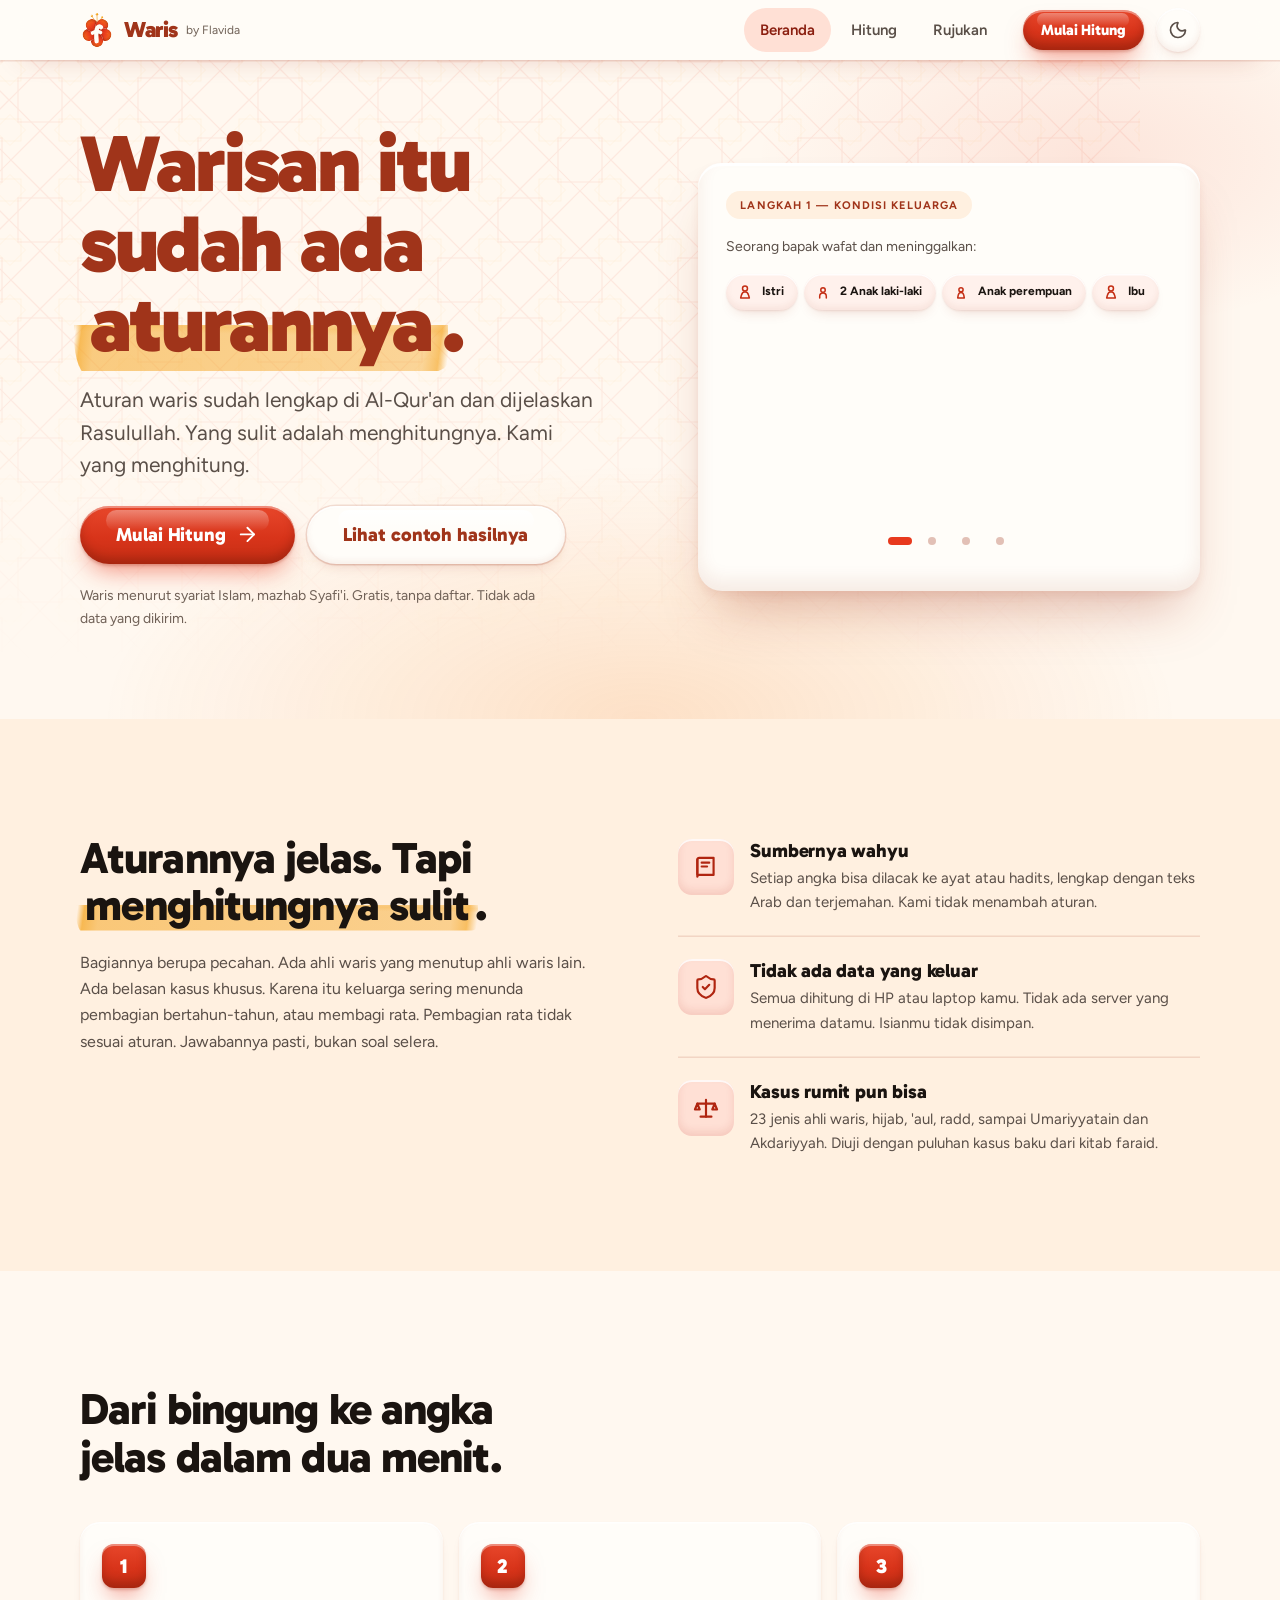
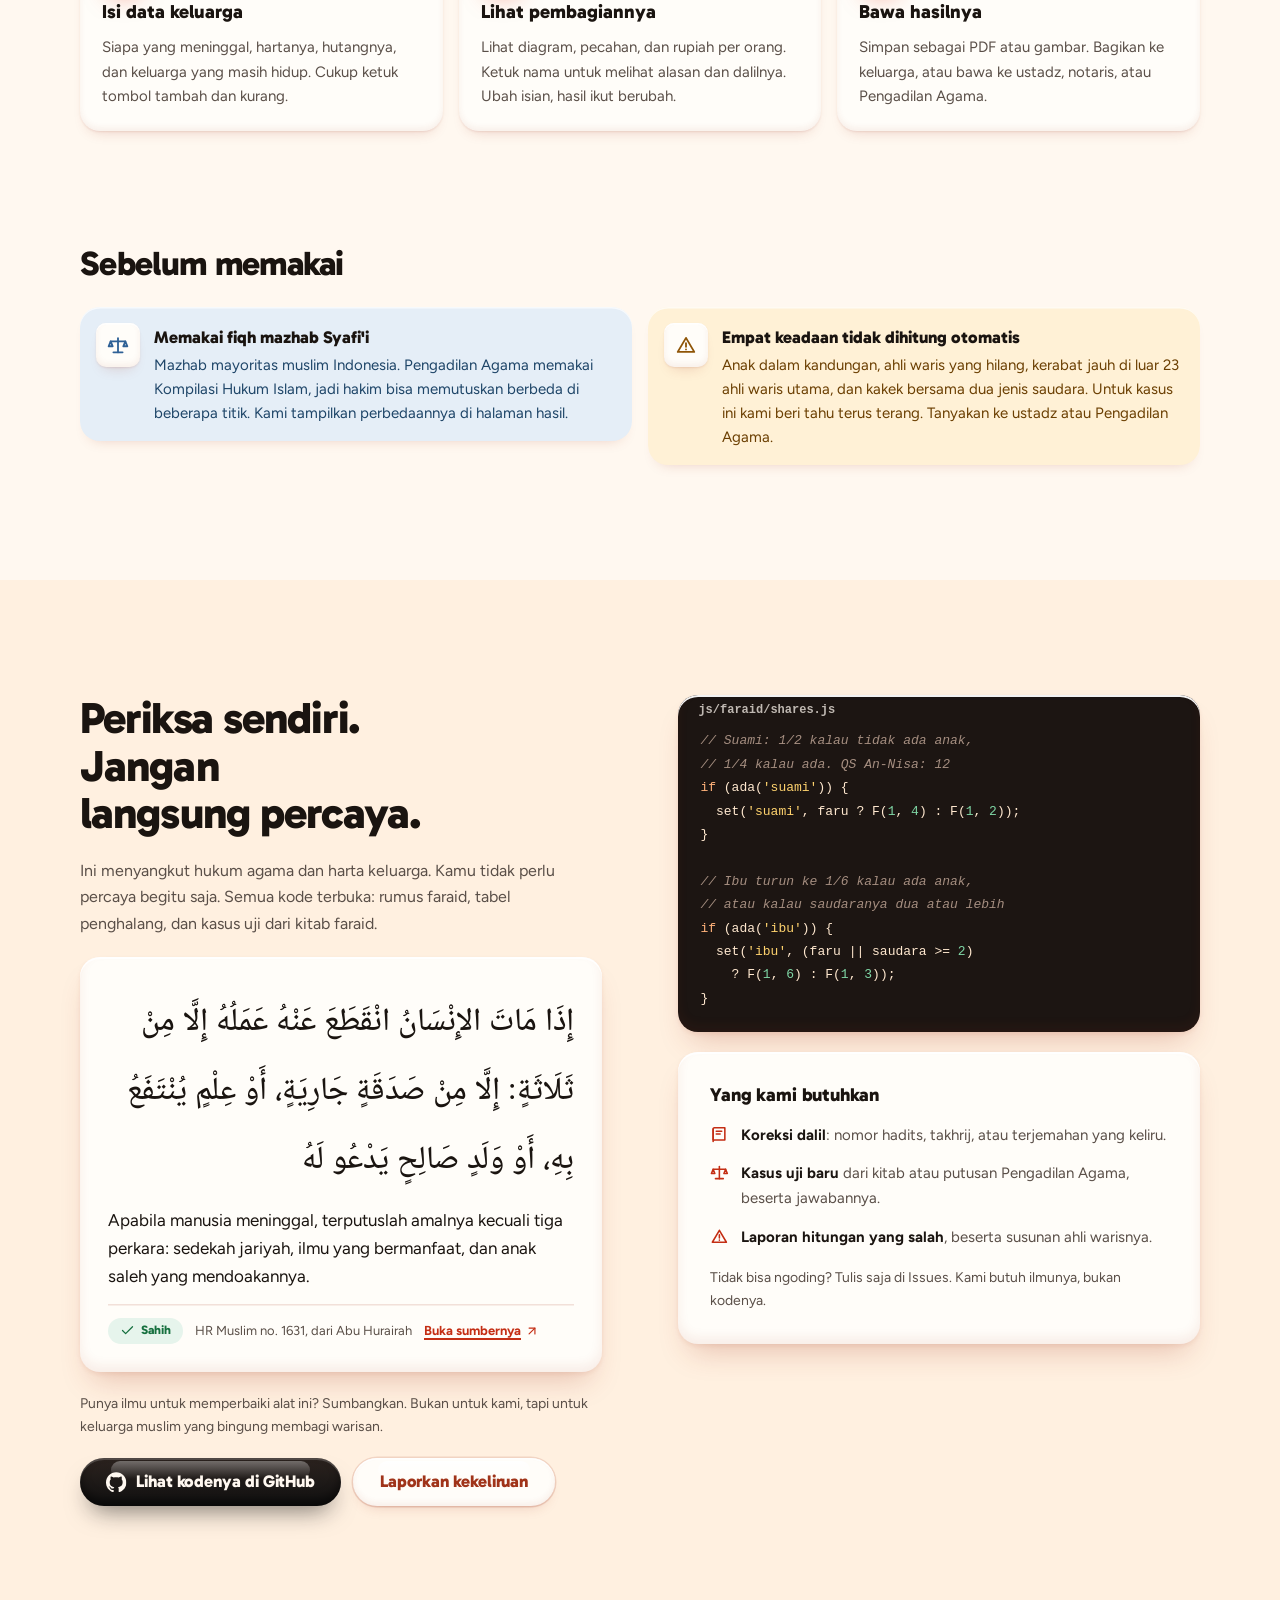
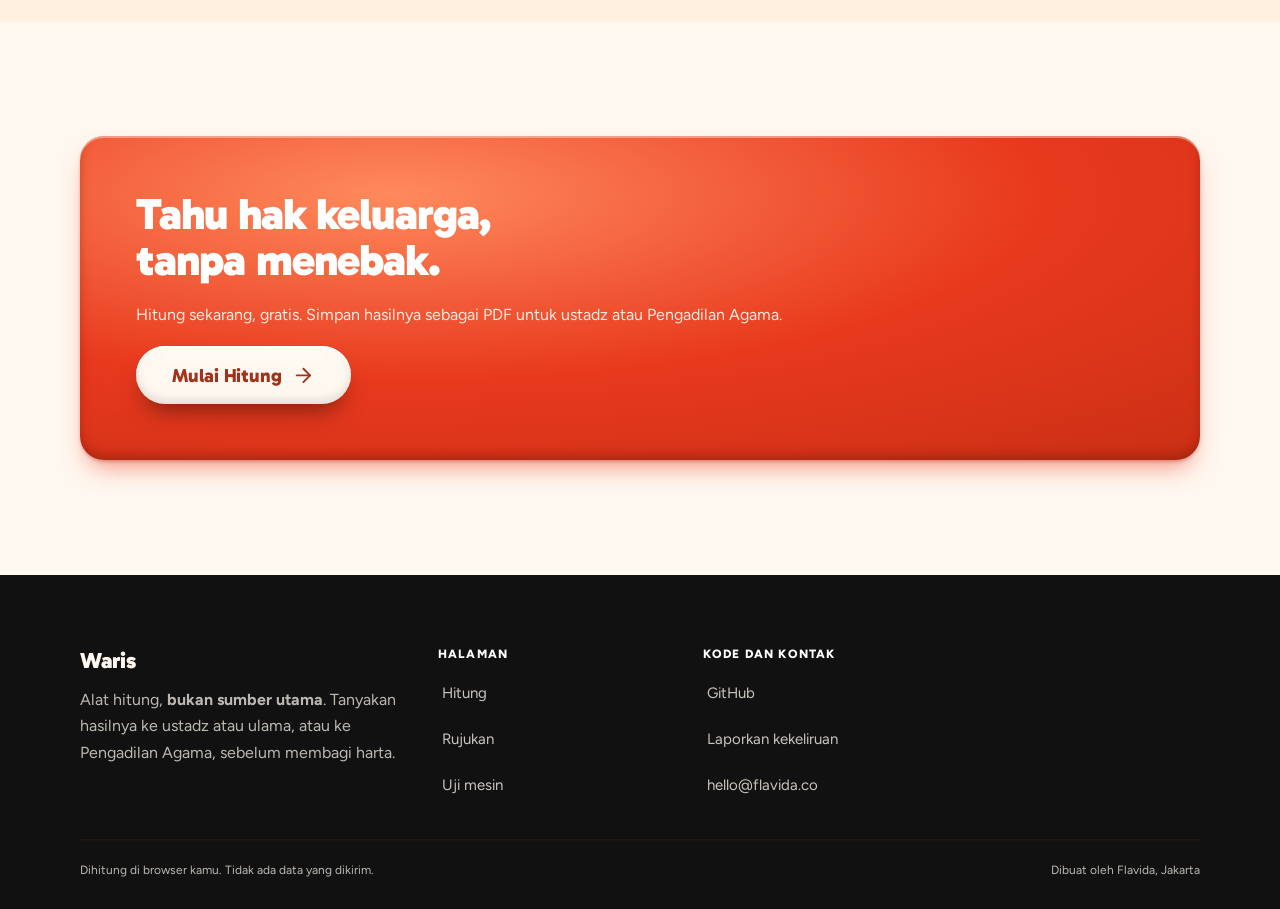
<file: index.html>
<!DOCTYPE html>
<html lang="id" data-theme="auto">
<head>
<meta charset="utf-8">
<script>try{var t=localStorage.getItem('waris-tema');if(t==='dark'||t==='light')document.documentElement.setAttribute('data-theme',t)}catch(e){}</script>
<meta name="viewport" content="width=device-width, initial-scale=1">
<title>Waris — hitung warisan sesuai Al-Qur'an dan Sunnah</title>
<meta name="description" content="Hitung pembagian waris Islam. Gratis, tanpa daftar. Dihitung di browser kamu.">
<meta name="theme-color" content="#FFF8F0">
<link rel="icon" href="assets/v4/mark-simple.svg" type="image/svg+xml">
<link rel="stylesheet" href="colors_and_type.css?v=30">
<link rel="stylesheet" href="flavida.css?v=30">
<link rel="stylesheet" href="flavida-extra.css?v=30">
<link rel="stylesheet" href="flavida-sections.css?v=30">
<link rel="stylesheet" href="css/waris.css?v=30">
<link rel="stylesheet" href="css/print.css?v=30" media="print">
</head>
<body>
<a class="fl-skip" href="#utama">Lompat ke isi</a>
<script src="assets/v4/icons.sprite.js"></script>
<script src="js/sprite.js?v=30"></script>
<header>
  <nav class="fl-nav" data-autohide aria-label="Utama">
    <a class="fl-nav__brand" href="index.html" aria-label="Waris by Flavida, ke beranda">
      <img src="assets/v4/mark-color.svg" alt="" width="34" height="34">
      <span>Waris</span><small class="nav-sub">by Flavida</small>
    </a>
    <ul class="fl-nav__links" role="list">
      <li><a href="index.html" aria-current="page">Beranda</a></li>
      <li><a href="hitung.html">Hitung</a></li>
      <li><a href="rujukan.html">Rujukan</a></li>
    </ul>
    <a class="fl-btn fl-btn--sm fl-nav__cta" href="hitung.html">Mulai Hitung</a>
    <button class="fl-iconbtn tema-toggle" type="button" data-tema-toggle aria-pressed="false" aria-label="Mode gelap">
      <svg class="fl-icon i-bulan" aria-hidden="true"><use href="#i-moon"/></svg>
      <svg class="fl-icon i-matahari" aria-hidden="true"><use href="#i-sun"/></svg>
    </button>
    <button class="fl-nav__toggle" type="button" aria-label="Menu" aria-controls="menu" aria-expanded="false">
      <svg class="fl-icon i-open" aria-hidden="true"><use href="#i-menu"/></svg>
      <svg class="fl-icon i-close" aria-hidden="true"><use href="#i-x"/></svg>
    </button>
  </nav>
  <div class="fl-menu" id="menu">
    <nav aria-label="Menu seluler">
      <a href="index.html" aria-current="page">Beranda</a>
      <a href="hitung.html">Hitung</a>
      <a href="rujukan.html">Rujukan</a>
    </nav>
    <p class="menu__foot"><a class="fl-link" href="https://github.com/arnantoakbar/waris" target="_blank" rel="noopener noreferrer">Kode di GitHub</a></p>
  </div>
</header>

<main id="utama">

  <section class="fl-hero hero-waris">
    <div class="hero-pola" aria-hidden="true">
      <svg class="hero-pola-lapis hero-pola-besar" xmlns="http://www.w3.org/2000/svg">
        <defs>
          <pattern id="khatim-besar" width="120" height="120" patternUnits="userSpaceOnUse">
            <g fill="none" stroke="currentColor" stroke-width="1.1">
              <rect x="38" y="38" width="44" height="44"/>
              <path d="M60 29 91 60 60 91 29 60Z"/>
              <rect x="-22" y="-22" width="44" height="44"/>
              <path d="M0 -31 31 0 0 31 -31 0Z"/>
              <rect x="98" y="-22" width="44" height="44"/>
              <path d="M120 -31 151 0 120 31 89 0Z"/>
              <rect x="-22" y="98" width="44" height="44"/>
              <path d="M0 89 31 120 0 151 -31 120Z"/>
              <rect x="98" y="98" width="44" height="44"/>
              <path d="M120 89 151 120 120 151 89 120Z"/>
              <path d="M31 0 60 29M89 0 60 29M31 120 60 91M89 120 60 91M0 31 29 60M0 89 29 60M120 31 91 60M120 89 91 60"/>
            </g>
          </pattern>
        </defs>
        <rect width="100%" height="100%" fill="url(#khatim-besar)"/>
      </svg>

      <svg class="hero-pola-lapis hero-pola-kecil" xmlns="http://www.w3.org/2000/svg">
        <defs>
          <pattern id="khatim-kecil" width="60" height="60" patternUnits="userSpaceOnUse">
            <g fill="none" stroke="currentColor" stroke-width="0.9">
              <rect x="19" y="19" width="22" height="22"/>
              <path d="M30 14.5 45.5 30 30 45.5 14.5 30Z"/>
            </g>
          </pattern>
        </defs>
        <rect width="100%" height="100%" fill="url(#khatim-kecil)"/>
      </svg>
    </div>
    <div class="fl-wrap">
      <div class="fl-hero__grid">
        <div class="fl-hero__copy">
          <h1>Warisan itu sudah ada <mark class="fl-marker">aturannya</mark>.</h1>
          <p class="fl-lead">
            Aturan waris sudah lengkap di Al-Qur'an dan dijelaskan Rasulullah.
            Yang sulit adalah menghitungnya. Kami yang menghitung.
          </p>
          <div class="fl-hero__actions" data-cta-sentinel>
            <a class="fl-btn fl-btn--lg" href="hitung.html">Mulai Hitung <svg class="fl-icon fl-icon--nudge" aria-hidden="true"><use href="#i-arrow-right"/></svg></a>
            <a class="fl-btn fl-btn--ghost fl-btn--lg" href="hitung.html?contoh=1">Lihat contoh hasilnya</a>
          </div>
          <p class="fl-hero__note">Waris menurut syariat Islam, mazhab Syafi'i. Gratis, tanpa daftar. Tidak ada data yang dikirim.</p>
        </div>

        <div class="demo" id="demo" aria-label="Contoh simulasi pembagian warisan">
          <div class="demo-tahap" id="demo-tahap"></div>
          <div id="demo-isi" class="demo-isi"></div>
          <div class="demo-titik" id="demo-titik"></div>
        </div>
      </div>
    </div>
  </section>

  <section class="fl-section fl-section--tint" id="cara">
    <div class="fl-wrap">
      <div class="fl-split" style="--split: 1fr 1fr; align-items: start">
        <div class="fl-stack" style="--stack: var(--space-5)">
          <h2 class="fl-display-m">Aturannya jelas. Tapi <mark class="fl-marker">menghitungnya sulit</mark>.</h2>
          <p class="fl-body">
            Bagiannya berupa pecahan. Ada ahli waris yang menutup ahli waris lain.
            Ada belasan kasus khusus. Karena itu keluarga sering menunda pembagian
            bertahun-tahun, atau membagi rata. Pembagian rata tidak sesuai aturan.
            Jawabannya pasti, bukan soal selera.
          </p>
        </div>
        <ul class="alasan" role="list">
          <li>
            <span class="fl-card__icon"><svg class="fl-icon" aria-hidden="true"><use href="#i-kitab"/></svg></span>
            <div><h3>Sumbernya wahyu</h3>
            <p>Setiap angka bisa dilacak ke ayat atau hadits, lengkap dengan teks Arab dan terjemahan. Kami tidak menambah aturan.</p></div>
          </li>
          <li>
            <span class="fl-card__icon"><svg class="fl-icon" aria-hidden="true"><use href="#i-shield-check"/></svg></span>
            <div><h3>Tidak ada data yang keluar</h3>
            <p>Semua dihitung di HP atau laptop kamu. Tidak ada server yang menerima datamu. Isianmu tidak disimpan.</p></div>
          </li>
          <li>
            <span class="fl-card__icon"><svg class="fl-icon" aria-hidden="true"><use href="#i-timbangan"/></svg></span>
            <div><h3>Kasus rumit pun bisa</h3>
            <p>23 jenis ahli waris, hijab, 'aul, radd, sampai Umariyyatain dan Akdariyyah. Diuji dengan puluhan kasus baku dari kitab faraid.</p></div>
          </li>
        </ul>
      </div>
    </div>
  </section>

  <section class="fl-section">
    <div class="fl-wrap">
      <h2 class="fl-display-m" style="max-width: 20ch">Dari bingung ke angka jelas dalam dua menit.</h2>
      <ol class="fl-howto" style="margin-top: var(--space-10)" data-stagger>
        <li><h3>Isi data keluarga</h3>
          <p>Siapa yang meninggal, hartanya, hutangnya, dan keluarga yang masih hidup. Cukup ketuk tombol tambah dan kurang.</p></li>
        <li><h3>Lihat pembagiannya</h3>
          <p>Lihat diagram, pecahan, dan rupiah per orang. Ketuk nama untuk melihat alasan dan dalilnya. Ubah isian, hasil ikut berubah.</p></li>
        <li><h3>Bawa hasilnya</h3>
          <p>Simpan sebagai PDF atau gambar. Bagikan ke keluarga, atau bawa ke ustadz, notaris, atau Pengadilan Agama.</p></li>
      </ol>
    </div>
  </section>

  <section class="fl-section" style="padding-top: 0">
    <div class="fl-wrap">
      <h2 class="fl-heading-l">Sebelum memakai</h2>
      <div class="batasan">
        <div class="fl-callout" data-tone="note">
          <span class="fl-callout__icon"><svg class="fl-icon" aria-hidden="true"><use href="#i-timbangan"/></svg></span>
          <div>
            <h3>Memakai fiqh mazhab Syafi'i</h3>
            <p>Mazhab mayoritas muslim Indonesia. Pengadilan Agama memakai Kompilasi Hukum Islam, jadi hakim bisa memutuskan berbeda di beberapa titik. Kami tampilkan perbedaannya di halaman hasil.</p>
          </div>
        </div>
        <div class="fl-callout" data-tone="warn">
          <span class="fl-callout__icon"><svg class="fl-icon" aria-hidden="true"><use href="#i-waspada"/></svg></span>
          <div>
            <h3>Empat keadaan tidak dihitung otomatis</h3>
            <p>Anak dalam kandungan, ahli waris yang hilang, kerabat jauh di luar 23 ahli waris utama, dan kakek bersama dua jenis saudara. Untuk kasus ini kami beri tahu terus terang. Tanyakan ke ustadz atau Pengadilan Agama.</p>
          </div>
        </div>
      </div>
    </div>
  </section>

  <section class="fl-section fl-section--tint" id="kontribusi">
    <div class="fl-wrap">
      <div class="fl-split" style="--split: 1fr 1fr; align-items: start">
        <div class="fl-stack" style="--stack: var(--space-5)">
          <h2 class="fl-display-m" style="max-width: 16ch">Periksa sendiri. Jangan langsung percaya.</h2>
          <p class="fl-body">
            Ini menyangkut hukum agama dan harta keluarga. Kamu tidak perlu percaya
            begitu saja. Semua kode terbuka: rumus faraid, tabel penghalang,
            dan kasus uji dari kitab faraid.
          </p>

          <figure class="fl-cite">
            <p class="fl-arabic" lang="ar" dir="rtl">إِذَا مَاتَ الإِنْسَانُ انْقَطَعَ عَنْهُ عَمَلُهُ إِلَّا مِنْ ثَلَاثَةٍ: إِلَّا مِنْ صَدَقَةٍ جَارِيَةٍ، أَوْ عِلْمٍ يُنْتَفَعُ بِهِ، أَوْ وَلَدٍ صَالِحٍ يَدْعُو لَهُ</p>
            <p class="fl-cite__tr">Apabila manusia meninggal, terputuslah amalnya kecuali tiga perkara: sedekah jariyah, ilmu yang bermanfaat, dan anak saleh yang mendoakannya.</p>
            <figcaption class="fl-cite__src">
              <span class="fl-grade" data-grade="sahih"><svg class="fl-icon" aria-hidden="true"><use href="#i-check"/></svg> Sahih</span>
              <span>HR Muslim no. 1631, dari Abu Hurairah</span>
              <a href="https://www.hadits.id/hadits/muslim/1631" target="_blank" rel="noopener noreferrer">Buka sumbernya <svg class="fl-icon" aria-hidden="true"><use href="#i-arrow-up-right"/></svg></a>
            </figcaption>
          </figure>

          <p class="fl-body-s" style="color: var(--color-mid)">
            Punya ilmu untuk memperbaiki alat ini? Sumbangkan. Bukan untuk kami,
            tapi untuk keluarga muslim yang bingung membagi warisan.
          </p>
          <div class="fl-cluster">
            <a class="fl-btn fl-btn--dark" href="https://github.com/arnantoakbar/waris" target="_blank" rel="noopener noreferrer">
              <svg class="fl-icon ic-isi" aria-hidden="true"><use href="#i-github"/></svg>Lihat kodenya di GitHub
            </a>
            <a class="fl-btn fl-btn--ghost" href="https://github.com/arnantoakbar/waris/issues/new" target="_blank" rel="noopener noreferrer">Laporkan kekeliruan</a>
          </div>
        </div>

        <div class="fl-stack" style="--stack: var(--space-5)">
          <div class="fl-code">
            <div class="fl-code__bar"><span>js/faraid/shares.js</span></div>
<pre><code><span class="k-c">// Suami: 1/2 kalau tidak ada anak,</span>
<span class="k-c">// 1/4 kalau ada. QS An-Nisa: 12</span>
<span class="k-k">if</span> (ada(<span class="k-s">'suami'</span>)) {
  set(<span class="k-s">'suami'</span>, faru ? F(<span class="k-n">1</span>, <span class="k-n">4</span>) : F(<span class="k-n">1</span>, <span class="k-n">2</span>));
}

<span class="k-c">// Ibu turun ke 1/6 kalau ada anak,</span>
<span class="k-c">// atau kalau saudaranya dua atau lebih</span>
<span class="k-k">if</span> (ada(<span class="k-s">'ibu'</span>)) {
  set(<span class="k-s">'ibu'</span>, (faru || saudara &gt;= <span class="k-n">2</span>)
    ? F(<span class="k-n">1</span>, <span class="k-n">6</span>) : F(<span class="k-n">1</span>, <span class="k-n">3</span>));
}</code></pre>
          </div>

          <div class="fl-card">
            <h3>Yang kami butuhkan</h3>
            <ul class="kontrib" role="list">
              <li><svg class="fl-icon" aria-hidden="true"><use href="#i-kitab"/></svg>
                <span><b>Koreksi dalil</b>: nomor hadits, takhrij, atau terjemahan yang keliru.</span></li>
              <li><svg class="fl-icon" aria-hidden="true"><use href="#i-timbangan"/></svg>
                <span><b>Kasus uji baru</b> dari kitab atau putusan Pengadilan Agama, beserta jawabannya.</span></li>
              <li><svg class="fl-icon" aria-hidden="true"><use href="#i-waspada"/></svg>
                <span><b>Laporan hitungan yang salah</b>, beserta susunan ahli warisnya.</span></li>
            </ul>
            <p class="fl-body-s" style="color: var(--color-mid)">Tidak bisa ngoding? Tulis saja di Issues. Kami butuh ilmunya, bukan kodenya.</p>
          </div>
        </div>
      </div>
    </div>
  </section>

  <section class="fl-section">
    <div class="fl-wrap">
      <div class="fl-cta">
        <h2>Tahu hak keluarga, tanpa menebak.</h2>
        <p>Hitung sekarang, gratis. Simpan hasilnya sebagai PDF untuk ustadz atau Pengadilan Agama.</p>
        <a class="fl-btn fl-btn--light fl-btn--lg" href="hitung.html">Mulai Hitung <svg class="fl-icon fl-icon--nudge" aria-hidden="true"><use href="#i-arrow-right"/></svg></a>
      </div>
    </div>
  </section>

</main>

<footer class="fl-footer fl-footer--dark">
  <div class="fl-wrap">
    <div class="fl-footer__grid">
      <div>
        <b class="foot-brand">Waris</b>
        <p style="margin-top:10px;max-width:38ch">Alat hitung, <b>bukan sumber utama</b>. Tanyakan hasilnya ke ustadz atau ulama, atau ke Pengadilan Agama, sebelum membagi harta.</p>
      </div>
      <nav aria-label="Halaman"><h3>Halaman</h3><ul><li><a href="hitung.html">Hitung</a></li><li><a href="rujukan.html">Rujukan</a></li><li><a href="tests.html">Uji mesin</a></li></ul></nav>
      <nav aria-label="Kode dan kontak"><h3>Kode dan kontak</h3><ul><li><a href="https://github.com/arnantoakbar/waris" target="_blank" rel="noopener noreferrer">GitHub</a></li><li><a href="https://github.com/arnantoakbar/waris/issues/new" target="_blank" rel="noopener noreferrer">Laporkan kekeliruan</a></li><li><a href="mailto:hello@flavida.co">hello@flavida.co</a></li></ul></nav>
    </div>
    <div class="fl-footer__legal"><span>Dihitung di browser kamu. Tidak ada data yang dikirim.</span><span>Dibuat oleh Flavida, Jakarta</span></div>
  </div>
</footer>

<script src="js/faraid/fraction.js?v=30"></script>
<script src="js/faraid/heirs.js?v=30"></script>
<script src="js/faraid/hijab.js?v=30"></script>
<script src="js/faraid/shares.js?v=30"></script>
<script src="js/faraid/ashabah.js?v=30"></script>
<script src="js/faraid/special.js?v=30"></script>
<script src="js/faraid/estate.js?v=30"></script>
<script src="js/faraid/solve.js?v=30"></script>
<script src="js/dalil.js?v=30"></script>
<script src="js/ui-landing.js?v=30"></script>
<script src="js/tema.js?v=30"></script>
<script src="js/motion.min.js"></script>
<script src="js/flavida.js?v=30"></script>
<script src="js/nav-waris.js?v=30"></script>
</body>
</html>
</file>
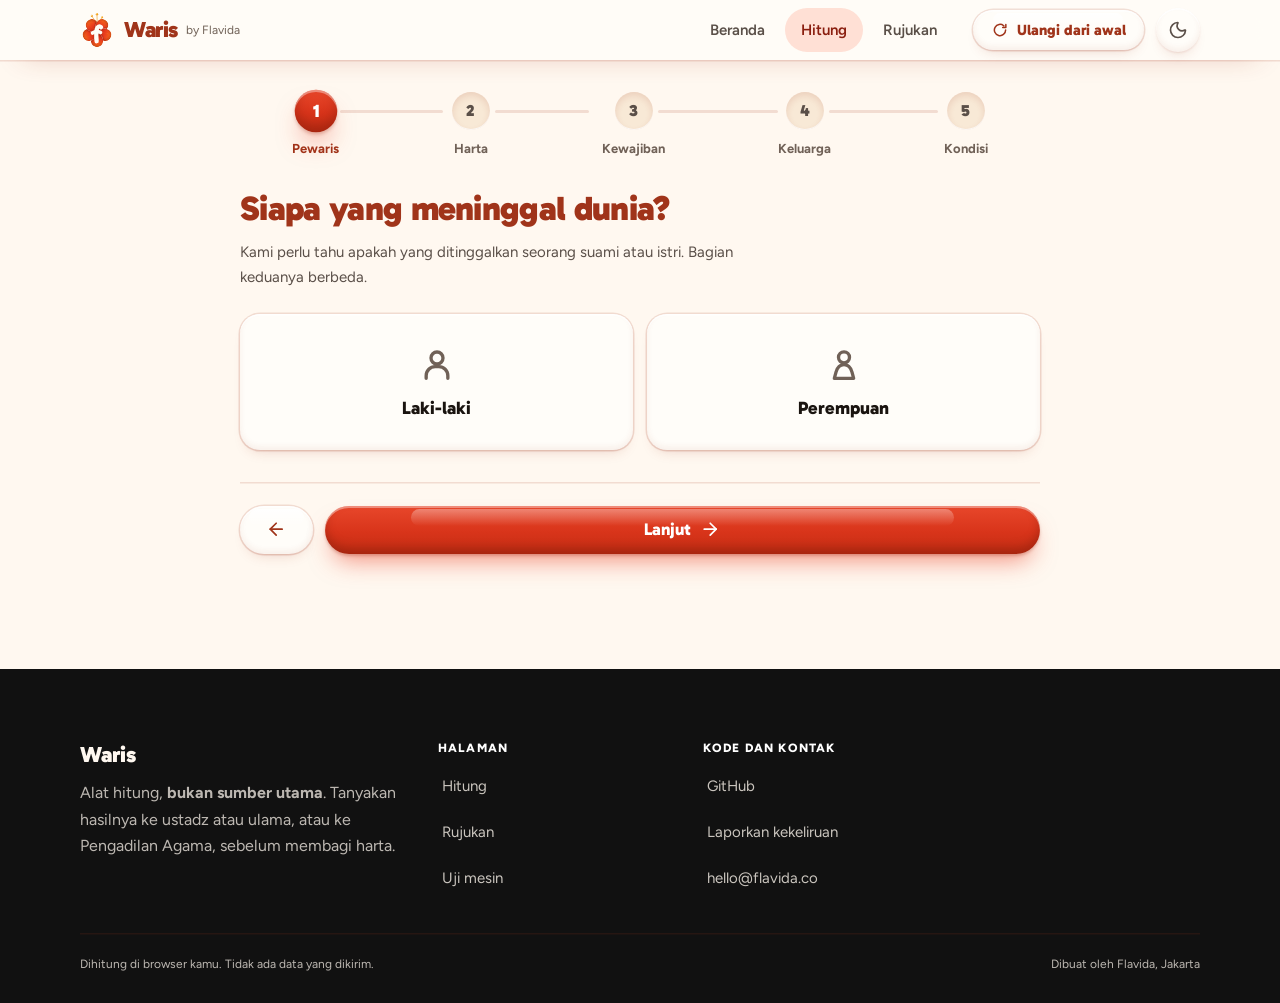
<file: hitung.html>
<!DOCTYPE html>
<html lang="id" data-theme="auto" data-no-snav>
<head>
<meta charset="utf-8">
<script>try{var t=localStorage.getItem('waris-tema');if(t==='dark'||t==='light')document.documentElement.setAttribute('data-theme',t)}catch(e){}</script>
<meta name="viewport" content="width=device-width, initial-scale=1">
<title>Hitung pembagian waris — Waris by Flavida</title>
<meta name="description" content="Isi data keluargamu. Lihat pembagian waris sesuai Al-Qur'an dan Sunnah, lengkap dengan dalil. Dihitung di browser kamu.">
<meta name="theme-color" content="#FFF8F0">
<link rel="icon" href="assets/v4/mark-simple.svg" type="image/svg+xml">
<link rel="stylesheet" href="colors_and_type.css?v=30">
<link rel="stylesheet" href="flavida.css?v=30">
<link rel="stylesheet" href="flavida-extra.css?v=30">
<link rel="stylesheet" href="flavida-sections.css?v=30">
<link rel="stylesheet" href="css/waris.css?v=30">
<link rel="stylesheet" href="css/print.css?v=30" media="print">
</head>
<body>
<a class="fl-skip" href="#utama">Lompat ke isi</a>
<script src="assets/v4/icons.sprite.js"></script>
<script src="js/sprite.js?v=30"></script>

<header>
  <nav class="fl-nav" data-autohide aria-label="Utama">
    <a class="fl-nav__brand" href="index.html" aria-label="Waris by Flavida, ke beranda">
      <img src="assets/v4/mark-color.svg" alt="" width="34" height="34">
      <span>Waris</span><small class="nav-sub">by Flavida</small>
    </a>
    <ul class="fl-nav__links" role="list">
      <li><a href="index.html">Beranda</a></li>
      <li><a href="hitung.html" aria-current="page">Hitung</a></li>
      <li><a href="rujukan.html">Rujukan</a></li>
    </ul>
    <button class="fl-btn fl-btn--sm fl-btn--ghost fl-nav__cta" id="btn-mulai-ulang" type="button" aria-label="Ulangi dari awal"><svg class="fl-icon" aria-hidden="true"><use href="#i-ulang"/></svg><span class="nav-teks">Ulangi dari awal</span></button>
    <button class="fl-iconbtn tema-toggle" type="button" data-tema-toggle aria-pressed="false" aria-label="Mode gelap">
      <svg class="fl-icon i-bulan" aria-hidden="true"><use href="#i-moon"/></svg>
      <svg class="fl-icon i-matahari" aria-hidden="true"><use href="#i-sun"/></svg>
    </button>
    <button class="fl-nav__toggle" type="button" aria-label="Menu" aria-controls="menu" aria-expanded="false">
      <svg class="fl-icon i-open" aria-hidden="true"><use href="#i-menu"/></svg>
      <svg class="fl-icon i-close" aria-hidden="true"><use href="#i-x"/></svg>
    </button>
  </nav>
  <div class="fl-menu" id="menu">
    <nav aria-label="Menu seluler">
      <a href="index.html">Beranda</a>
      <a href="hitung.html" aria-current="page">Hitung</a>
      <a href="rujukan.html">Rujukan</a>
    </nav>
    <p class="menu__foot"><a class="fl-link" href="https://github.com/arnantoakbar/waris" target="_blank" rel="noopener noreferrer">Kode di GitHub</a></p>
  </div>
</header>

<main id="utama">

  <!-- ═══ WIZARD ═══ -->
  <section class="fl-section" id="wizard" style="padding-top: var(--space-8)">
    <div class="fl-wrap fl-wrap--narrow">
      <p class="fl-sr-only" id="progres-teks" aria-live="polite">Langkah 1 dari 5</p>
      <ol class="fl-steps" id="progres" aria-label="Langkah pengisian"></ol>

      <!-- 1. Pewaris -->
      <div class="langkah aktif" data-langkah="1">
        <h2>Siapa yang meninggal dunia?</h2>
        <p class="langkah-ket">Kami perlu tahu apakah yang ditinggalkan seorang suami atau istri. Bagian keduanya berbeda.</p>
        <div class="pilih-grid" id="pilih-kelamin">
          <button class="pilih" type="button" data-nilai="L" aria-pressed="false">
            <svg class="fl-icon" aria-hidden="true"><use href="#i-pria"/></svg>
            <span>Laki-laki</span>
          </button>
          <button class="pilih" type="button" data-nilai="P" aria-pressed="false">
            <svg class="fl-icon" aria-hidden="true"><use href="#i-wanita"/></svg>
            <span>Perempuan</span>
          </button>
        </div>
      </div>

      <!-- 2. Harta -->
      <div class="langkah" data-langkah="2">
        <h2>Berapa harta peninggalannya?</h2>
        <p class="langkah-ket">Perkiraan kasar cukup. Angka bisa diubah kapan saja.</p>

        <div class="mode-pilih" role="group" aria-label="Cara mengisi harta">
          <button type="button" data-mode-harta="total" aria-pressed="true">
            <svg class="fl-icon" aria-hidden="true"><use href="#i-dompet"/></svg>
            Total saja
          </button>
          <button type="button" data-mode-harta="rincian" aria-pressed="false">
            <svg class="fl-icon" aria-hidden="true"><use href="#i-kotak"/></svg>
            Rincikan per jenis
          </button>
        </div>

        <div id="harta-total">
          <div class="fl-field">
            <label for="in-total">Total harta peninggalan</label>
            <div class="fl-affix besar">
              <span class="rp">Rp</span>
              <input id="in-total" type="text" inputmode="numeric" value="0" data-uang>
            </div>
            <p class="fl-hint">Rumah, tanah, tabungan, kendaraan, emas, usaha. Jumlahkan jadi satu angka.</p>
          </div>
        </div>

        <div id="harta-rincian" hidden>
          <p class="langkah-ket">Isi yang ada saja. Total dihitung otomatis. Rincian ini juga dipakai untuk saran soal aset yang tidak bisa dipotong, seperti rumah dan tanah.</p>
          <div id="rincian-harta"></div>
          <div class="rincian-total">
            <span>Total harta peninggalan</span>
            <strong id="rincian-jumlah">Rp 0</strong>
          </div>
        </div>
      </div>

      <!-- 3. Kewajiban -->
      <div class="langkah" data-langkah="3">
        <h2>Ada kewajiban yang harus dibayar?</h2>
        <p class="langkah-ket">Warisan dibagi setelah biaya pemakaman, hutang, dan wasiat diselesaikan. Kosongkan kalau tidak ada.</p>

        <div class="fl-field">
          <label for="in-biaya">Biaya pengurusan jenazah</label>
          <div class="fl-affix"><span class="rp">Rp</span>
            <input id="in-biaya" type="text" inputmode="numeric" value="0" data-uang></div>
        </div>

        <div class="fl-field">
          <label for="in-hutang">Hutang pewaris</label>
          <div class="fl-affix"><span class="rp">Rp</span>
            <input id="in-hutang" type="text" inputmode="numeric" value="0" data-uang></div>
          <p class="fl-hint">Termasuk zakat yang belum dibayar atau haji yang sudah dinazarkan.</p>
        </div>

        <div class="fl-field">
          <label for="in-wasiat">Wasiat yang ditinggalkan</label>
          <div class="fl-affix"><span class="rp">Rp</span>
            <input id="in-wasiat" type="text" inputmode="numeric" value="0" data-uang></div>
          <p class="fl-hint">Untuk orang di luar ahli waris. Dipotong otomatis jika lebih dari 1/3.</p>
        </div>

        <button class="ceklis" type="button" id="ck-harta-bersama" aria-pressed="false">
          <span class="kotak"><svg class="fl-icon" aria-hidden="true" style="width:14px;height:14px;stroke-width:3"><use href="#i-check"/></svg></span>
          <span>
            <span class="ceklis-judul">Harta ini dikumpulkan bersama pasangan selama menikah</span>
            <span class="ceklis-ket">Jika ya, separuh harta milik pasangan sejak awal dan bukan warisan. Yang dibagi hanya separuh milik pewaris.</span>
          </span>
        </button>

        <!-- Penegasan asal-usul aturan, menempel pada centangnya: user tahu apa yang ia aktifkan SEBELUM angkanya keluar. -->
        <div class="pita pita-hukum">
          <svg class="fl-icon" aria-hidden="true"><use href="#i-info"/></svg>
          <span>
            <strong>Centang ini aturan hukum Indonesia, bukan aturan faraid.</strong>
            Kitab faraid klasik tidak mengenal harta bersama. Harta suami tetap milik suami, harta istri tetap milik istri.
            Di Indonesia, <em>kepemilikan</em> ditetapkan lebih dulu. Sisanya baru dibagi menurut syariat. Dasarnya:
            <a href="https://pasal.id/peraturan/uu/uu-no-1-tahun-1974#pasal-35" target="_blank" rel="noopener noreferrer">UU
            Perkawinan No.&nbsp;1/1974 Pasal&nbsp;35</a> dan
            <a href="https://peraturan.bpk.go.id/Details/293351/inpres-no-1-tahun-1991" target="_blank" rel="noopener noreferrer">KHI
            Pasal&nbsp;96</a>, yang berlaku bagi umat Islam lewat
            <a href="https://pasal.id/peraturan/uu/uu-no-3-tahun-2006#pasal-49" target="_blank" rel="noopener noreferrer">UU
            No.&nbsp;3/2006 Pasal&nbsp;49</a>.
            <span class="pita-tekan">Di halaman hasil, kamu bisa memilih: pakai aturan Indonesia, atau hanya Al-Qur’an dan Sunnah.</span>
          </span>
        </div>
      </div>

      <!-- 4. Ahli waris -->
      <div class="langkah" data-langkah="4">
        <h2>Siapa saja keluarga yang masih hidup?</h2>
        <p class="langkah-ket">Isi yang masih hidup saat pewaris meninggal. Yang tidak ada, biarkan nol.</p>

        <div class="mode-pilih" role="group" aria-label="Cara mengisi ahli waris">
          <button type="button" data-mode="daftar" aria-pressed="true">
            <svg class="fl-icon" aria-hidden="true"><use href="#i-daftar"/></svg>
            Daftar
          </button>
          <button type="button" data-mode="pohon" aria-pressed="false">
            <svg class="fl-icon" aria-hidden="true"><use href="#i-pohon"/></svg>
            Pohon keluarga
          </button>
        </div>

        <div id="mode-daftar">
          <div id="grup-utama"></div>
          <div id="grup-lain"></div>
        </div>

        <div id="mode-pohon" hidden>
          <p class="langkah-ket">Susun keluarga seperti aslinya. Ketuk <strong>Tambah</strong> untuk menambah anggota. Ketuk seseorang untuk mengubahnya atau menambah anaknya.</p>
          <div class="pita" style="margin-bottom: var(--space-5)">
            <svg class="fl-icon" aria-hidden="true"><use href="#i-info"/></svg>
            <span>Cara ini lebih tepat untuk keluarga rumit. Cucu ditambah dari kartu anaknya. Keponakan dari kartu saudaranya. Hubungannya jelas.</span>
          </div>
          <div class="pohon-legenda">
            <span><i class="l-pewaris"></i> Pewaris</span>
            <span><i class="l-ada"></i> Calon ahli waris</span>
            <span><i class="l-bukan"></i> Bukan ahli waris</span>
            <span><i class="l-wafat"></i> Sudah wafat</span>
          </div>
          <div class="pohon" id="pohon-isian"></div>
          <p class="pohon-geser">Geser ke samping untuk melihat semua.</p>
        </div>
      </div>

      <!-- 5. Kondisi khusus -->
      <div class="langkah" data-langkah="5">
        <h2>Ada kondisi khusus?</h2>
        <p class="langkah-ket">Semua opsional. Jika kamu centang, kami tambah catatan di hasil.</p>
        <div id="kondisi-khusus"></div>
        <div class="pita" style="margin-top: var(--space-6)">
          <svg class="fl-icon" aria-hidden="true"><use href="#i-info"/></svg>
          <span>Semua isian diproses di browser ini. Tidak ada isian yang dikirim, disimpan, atau dicatat.</span>
        </div>
      </div>

      <div class="aksi-langkah">
        <a class="fl-btn fl-btn--ghost" id="btn-beranda" href="index.html" aria-label="Kembali ke beranda">
          <svg class="fl-icon" aria-hidden="true"><use href="#i-arrow-left"/></svg>
        </a>
        <button class="fl-btn fl-btn--ghost" type="button" id="btn-mundur" aria-label="Kembali ke langkah sebelumnya">
          <svg class="fl-icon" aria-hidden="true"><use href="#i-arrow-left"/></svg>
        </button>
        <button class="fl-btn" type="button" id="btn-maju">
          Lanjut <svg class="fl-icon" aria-hidden="true"><use href="#i-arrow-right"/></svg>
        </button>
      </div>
    </div>
  </section>

  <!-- ═══ HASIL ═══ -->
  <section id="hasil" hidden aria-live="polite"></section>

</main>

<footer class="fl-footer fl-footer--dark">
  <div class="fl-wrap">
    <div class="fl-footer__grid">
      <div>
        <b class="foot-brand">Waris</b>
        <p style="margin-top:10px;max-width:38ch">Alat hitung, <b>bukan sumber utama</b>. Tanyakan hasilnya ke ustadz atau ulama, atau ke Pengadilan Agama, sebelum membagi harta.</p>
      </div>
      <nav aria-label="Halaman"><h3>Halaman</h3><ul><li><a href="hitung.html">Hitung</a></li><li><a href="rujukan.html">Rujukan</a></li><li><a href="tests.html">Uji mesin</a></li></ul></nav>
      <nav aria-label="Kode dan kontak"><h3>Kode dan kontak</h3><ul><li><a href="https://github.com/arnantoakbar/waris" target="_blank" rel="noopener noreferrer">GitHub</a></li><li><a href="https://github.com/arnantoakbar/waris/issues/new" target="_blank" rel="noopener noreferrer">Laporkan kekeliruan</a></li><li><a href="mailto:hello@flavida.co">hello@flavida.co</a></li></ul></nav>
    </div>
    <div class="fl-footer__legal"><span>Dihitung di browser kamu. Tidak ada data yang dikirim.</span><span>Dibuat oleh Flavida, Jakarta</span></div>
  </div>
</footer>

<script src="js/faraid/fraction.js?v=30"></script>
<script src="js/faraid/heirs.js?v=30"></script>
<script src="js/faraid/hijab.js?v=30"></script>
<script src="js/faraid/shares.js?v=30"></script>
<script src="js/faraid/ashabah.js?v=30"></script>
<script src="js/faraid/special.js?v=30"></script>
<script src="js/faraid/estate.js?v=30"></script>
<script src="js/faraid/solve.js?v=30"></script>
<script src="js/dalil.js?v=30"></script>
<script src="js/khi.js?v=30"></script>
<script src="js/advice.js?v=30"></script>
<script src="js/export.js?v=30"></script>
<script src="js/keluarga.js?v=30"></script>
<script src="js/ui-pohon.js?v=30"></script>
<script src="js/ui-pohon-edit.js?v=30"></script>
<script src="js/ui-result.js?v=30"></script>
<script src="js/ui-wizard.js?v=30"></script>
<script src="js/tema.js?v=30"></script>
<script src="js/motion.min.js"></script>
<script src="js/flavida.js?v=30"></script>
<script src="js/nav-waris.js?v=30"></script>
</body>
</html>
</file>
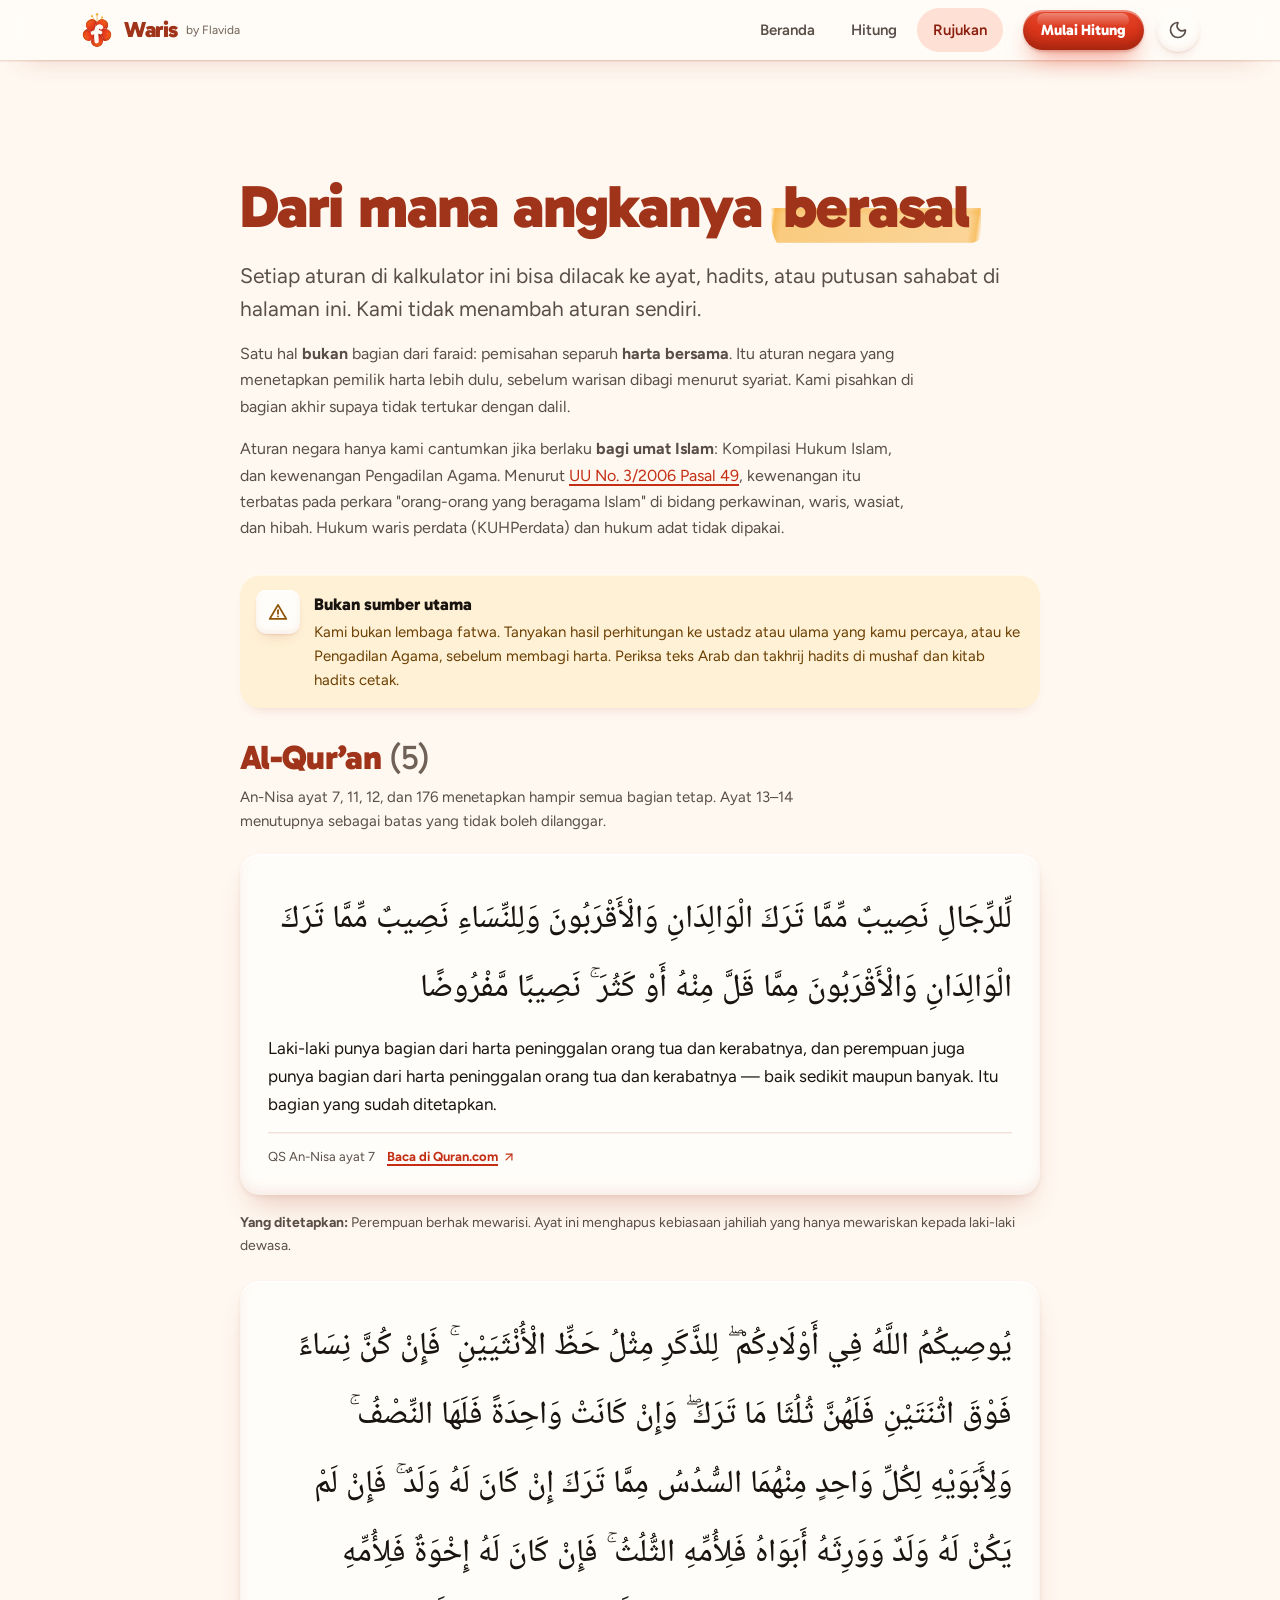
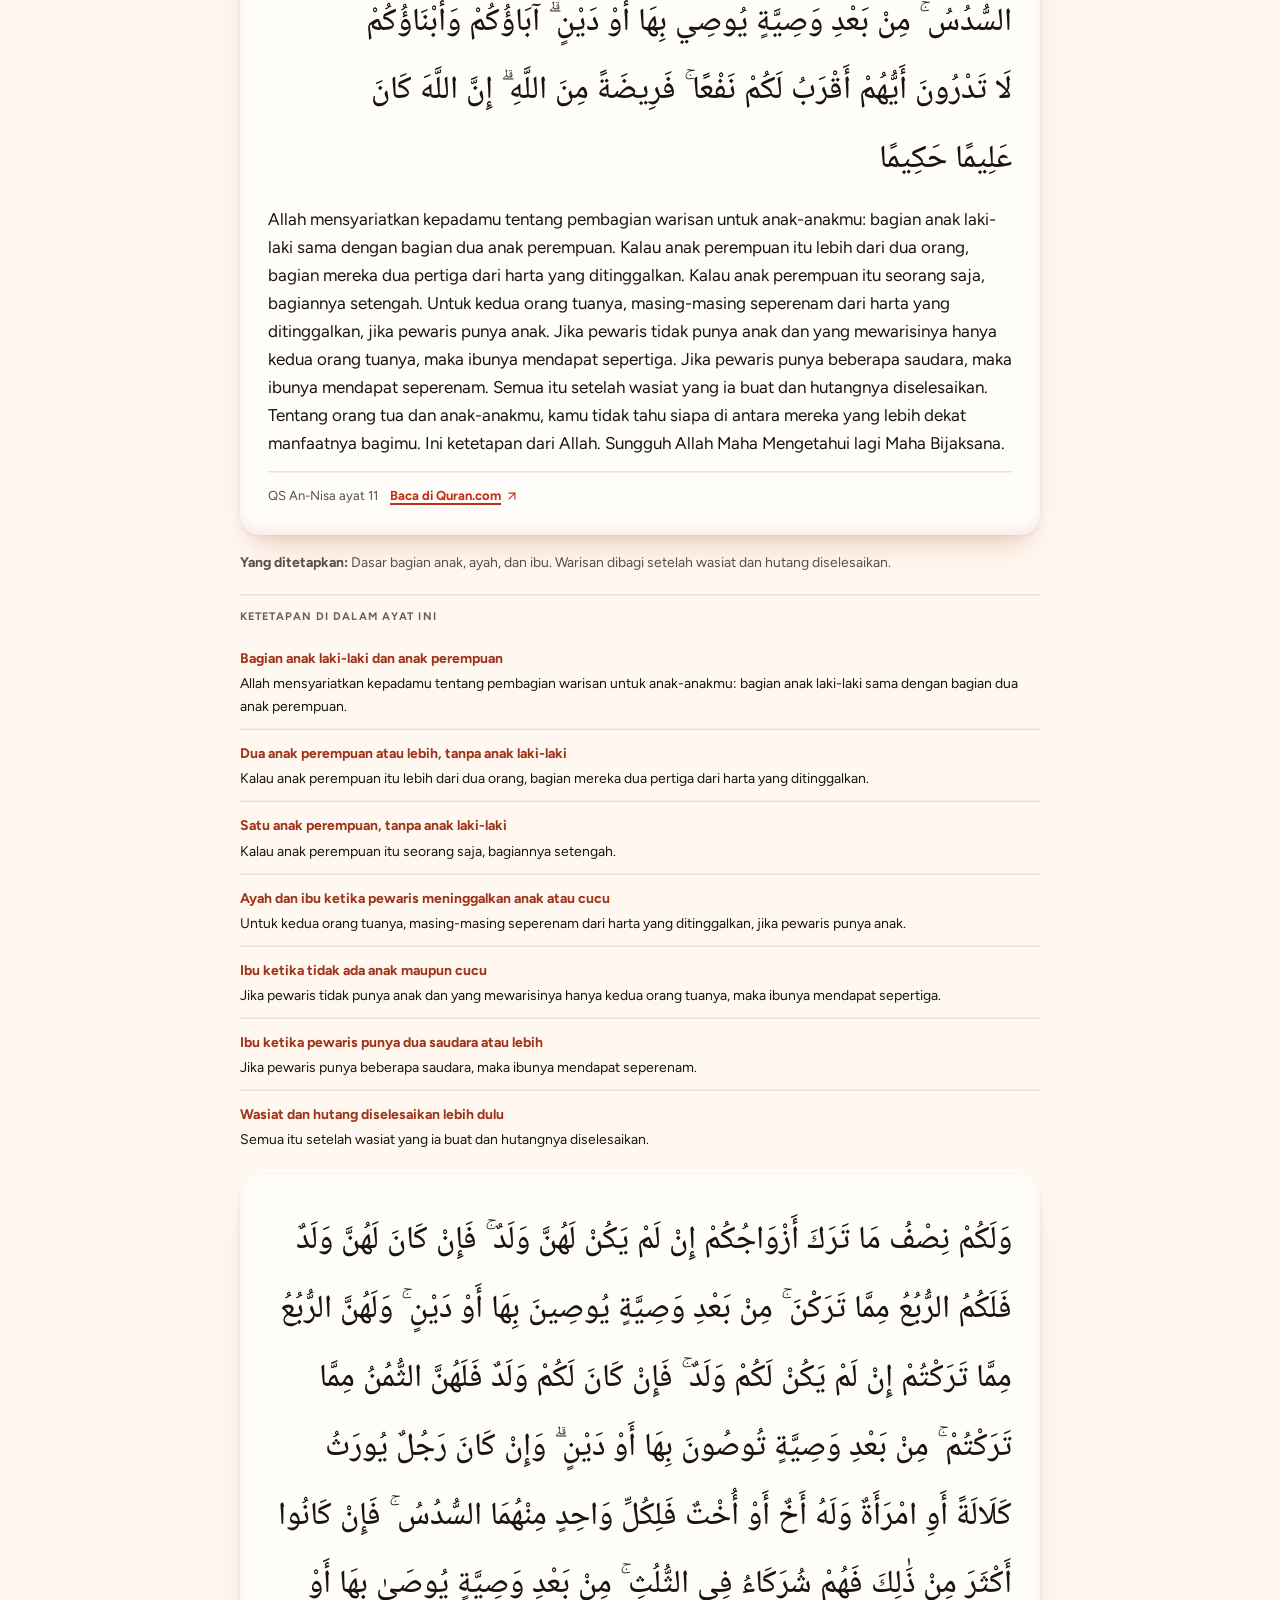
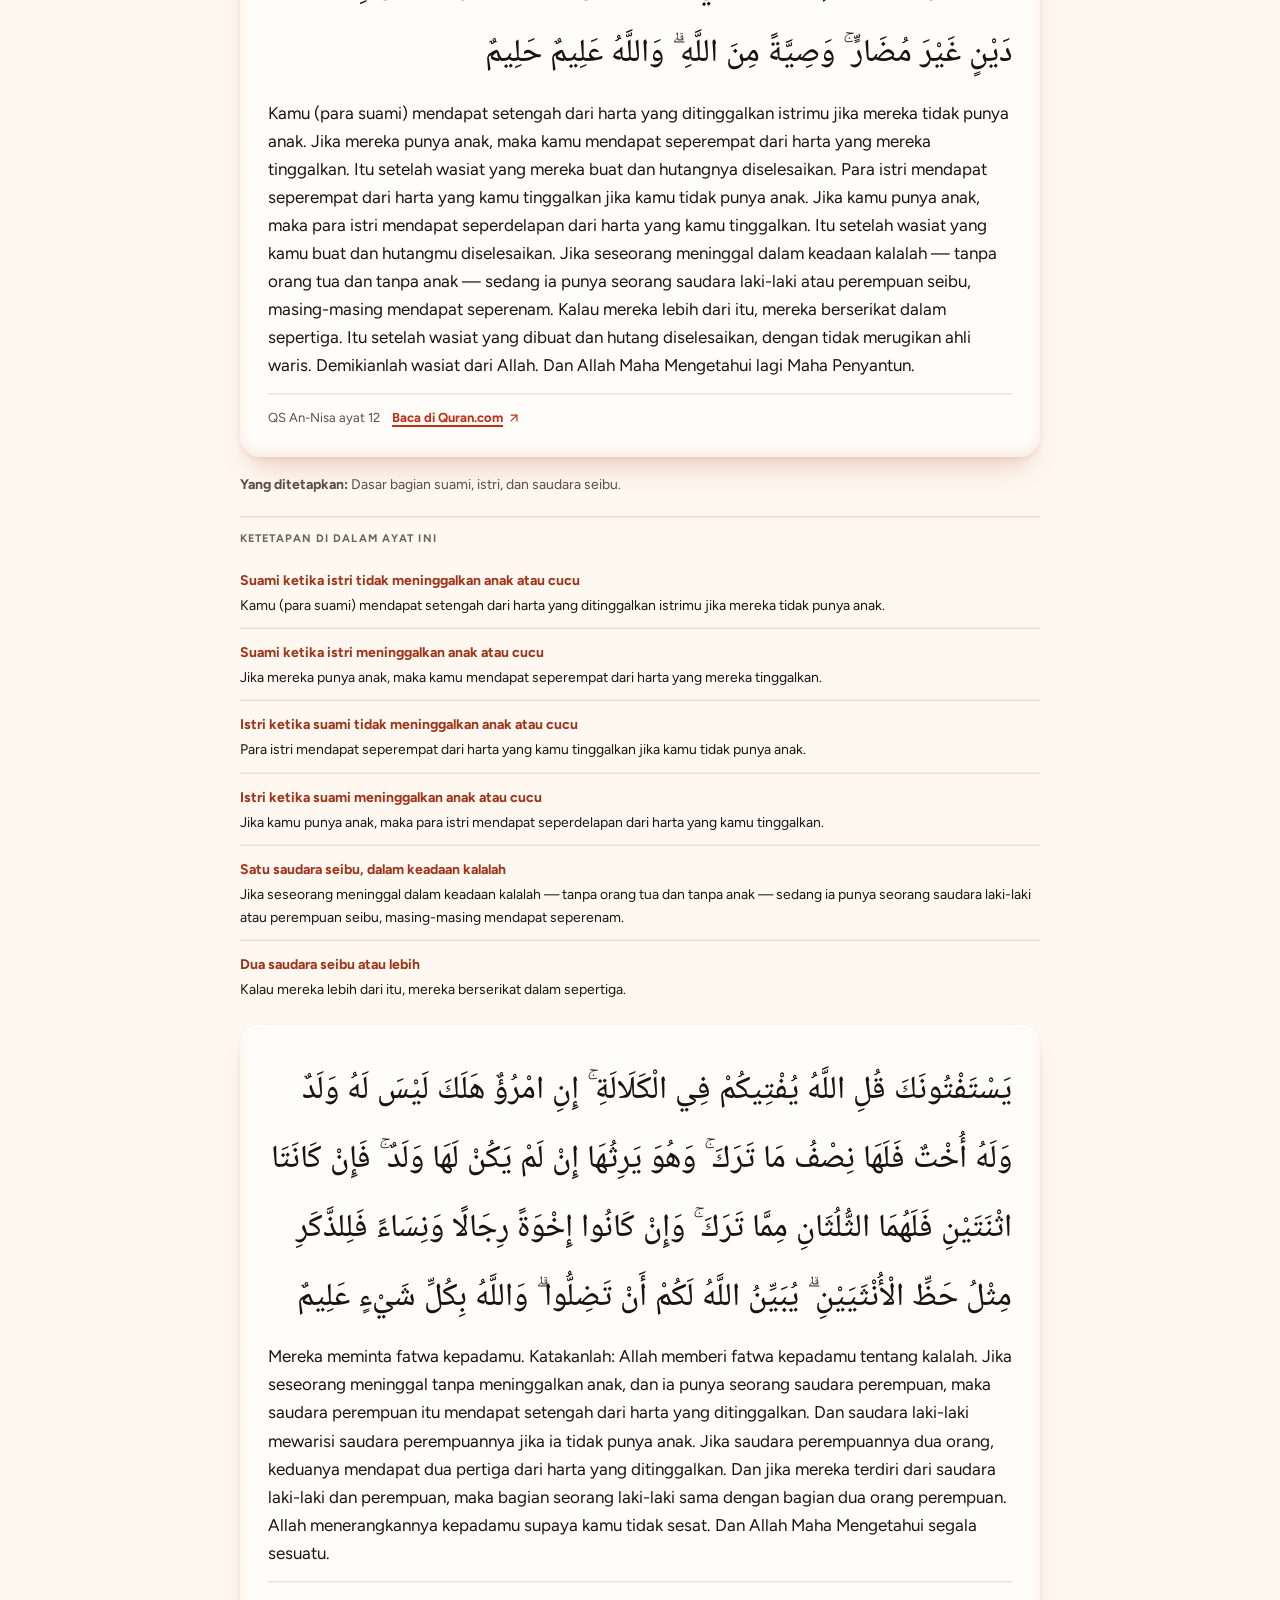
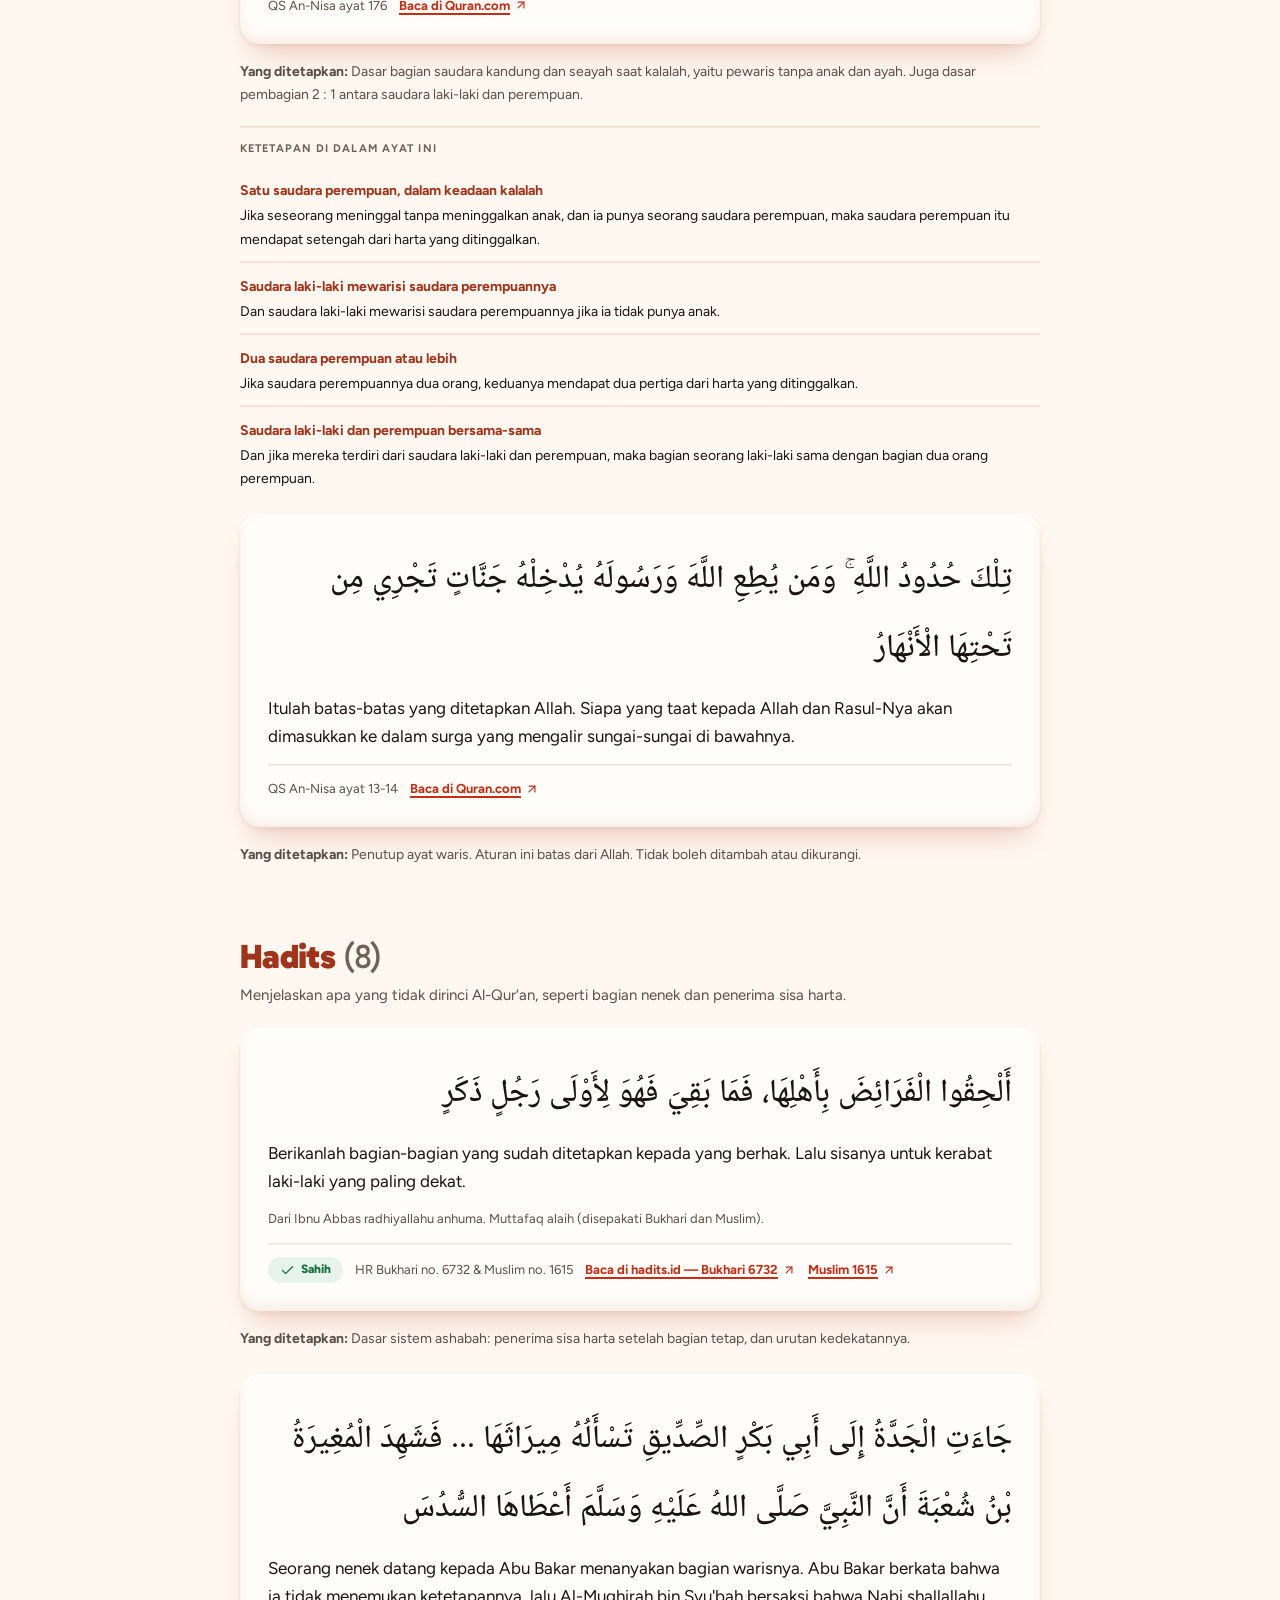
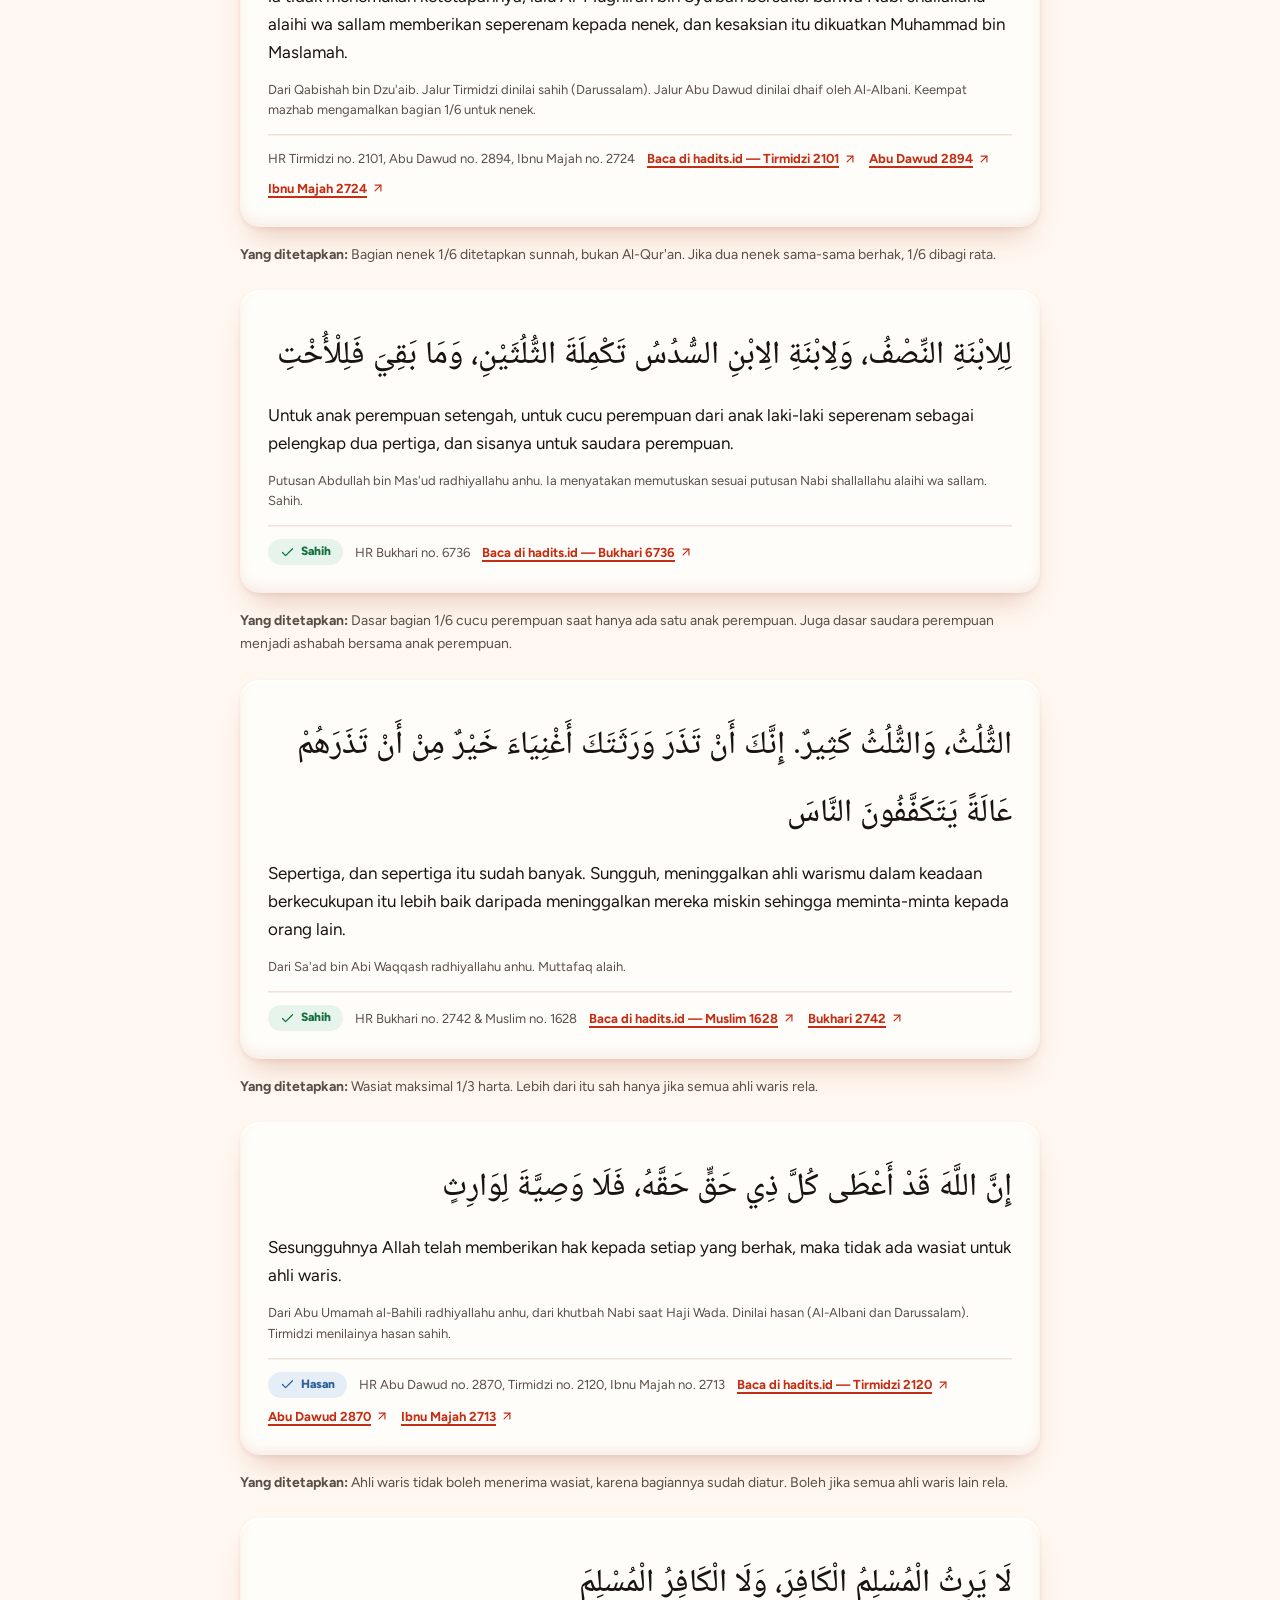
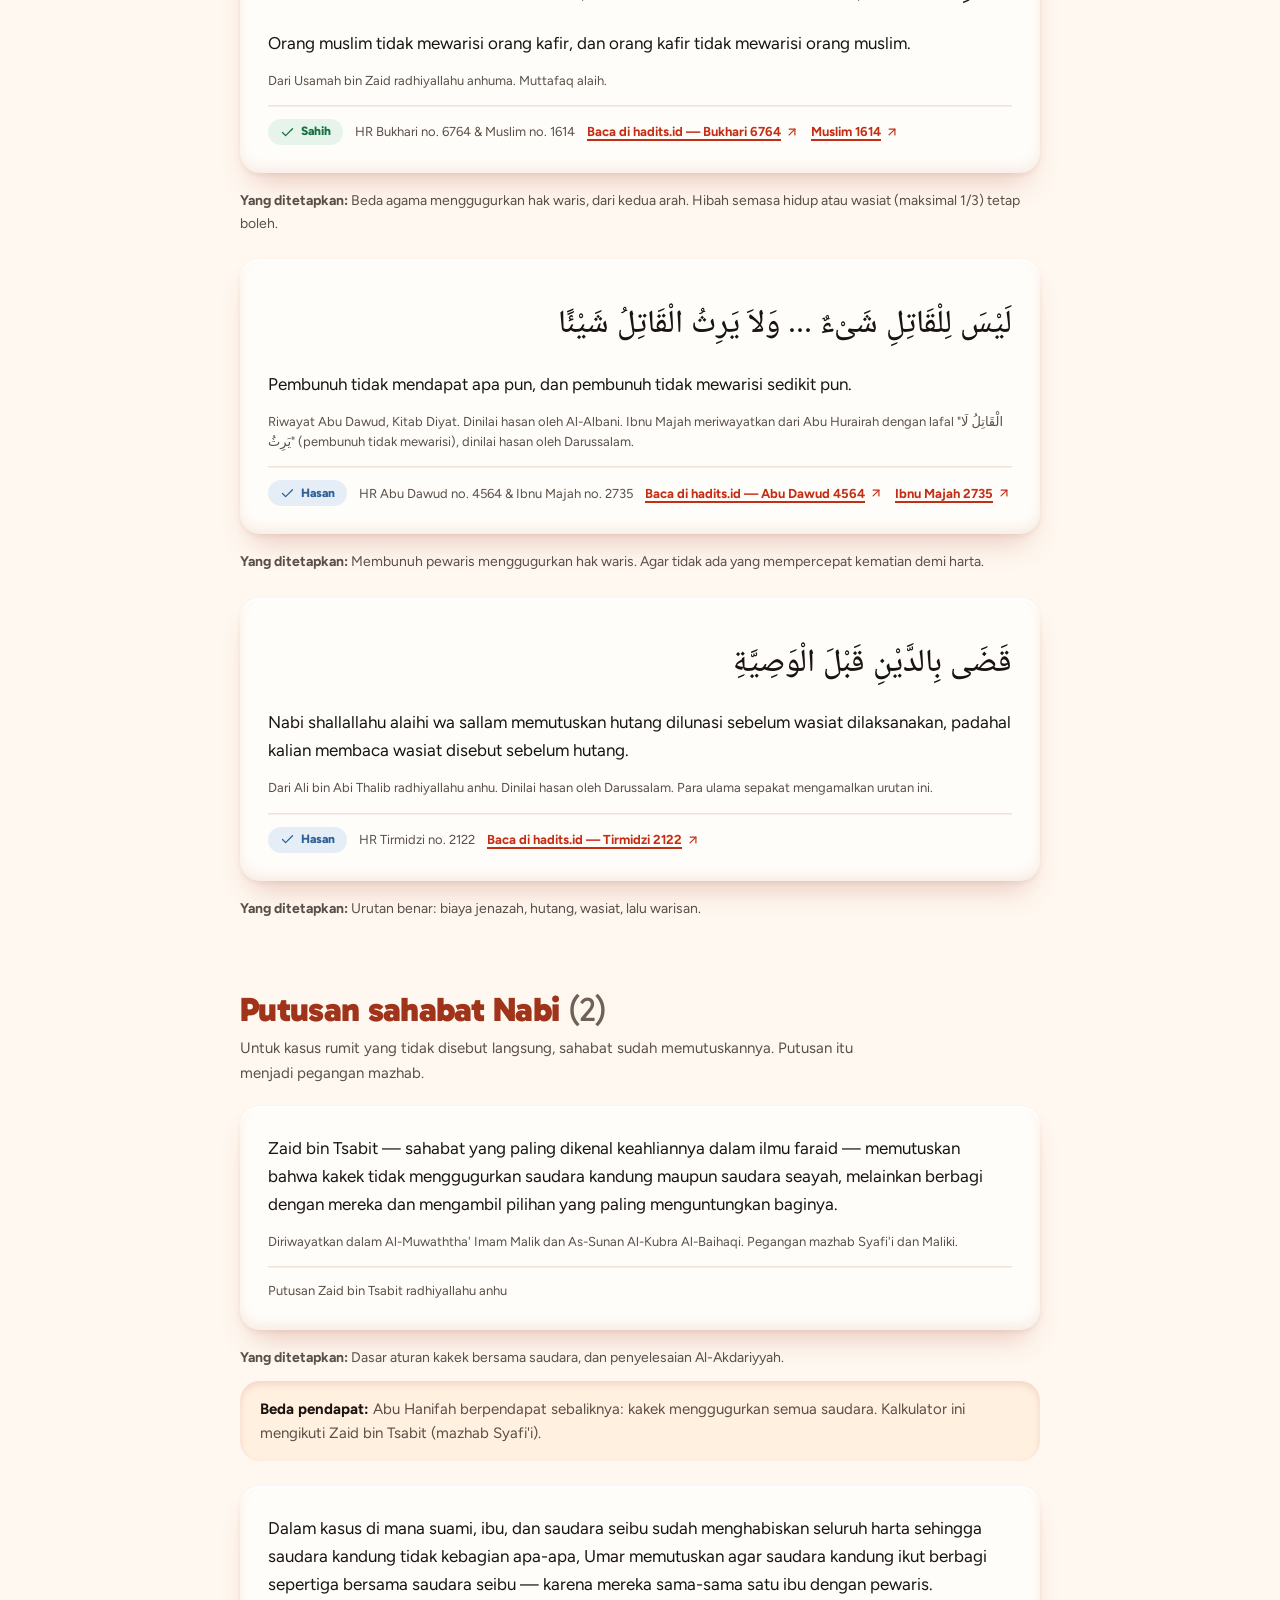
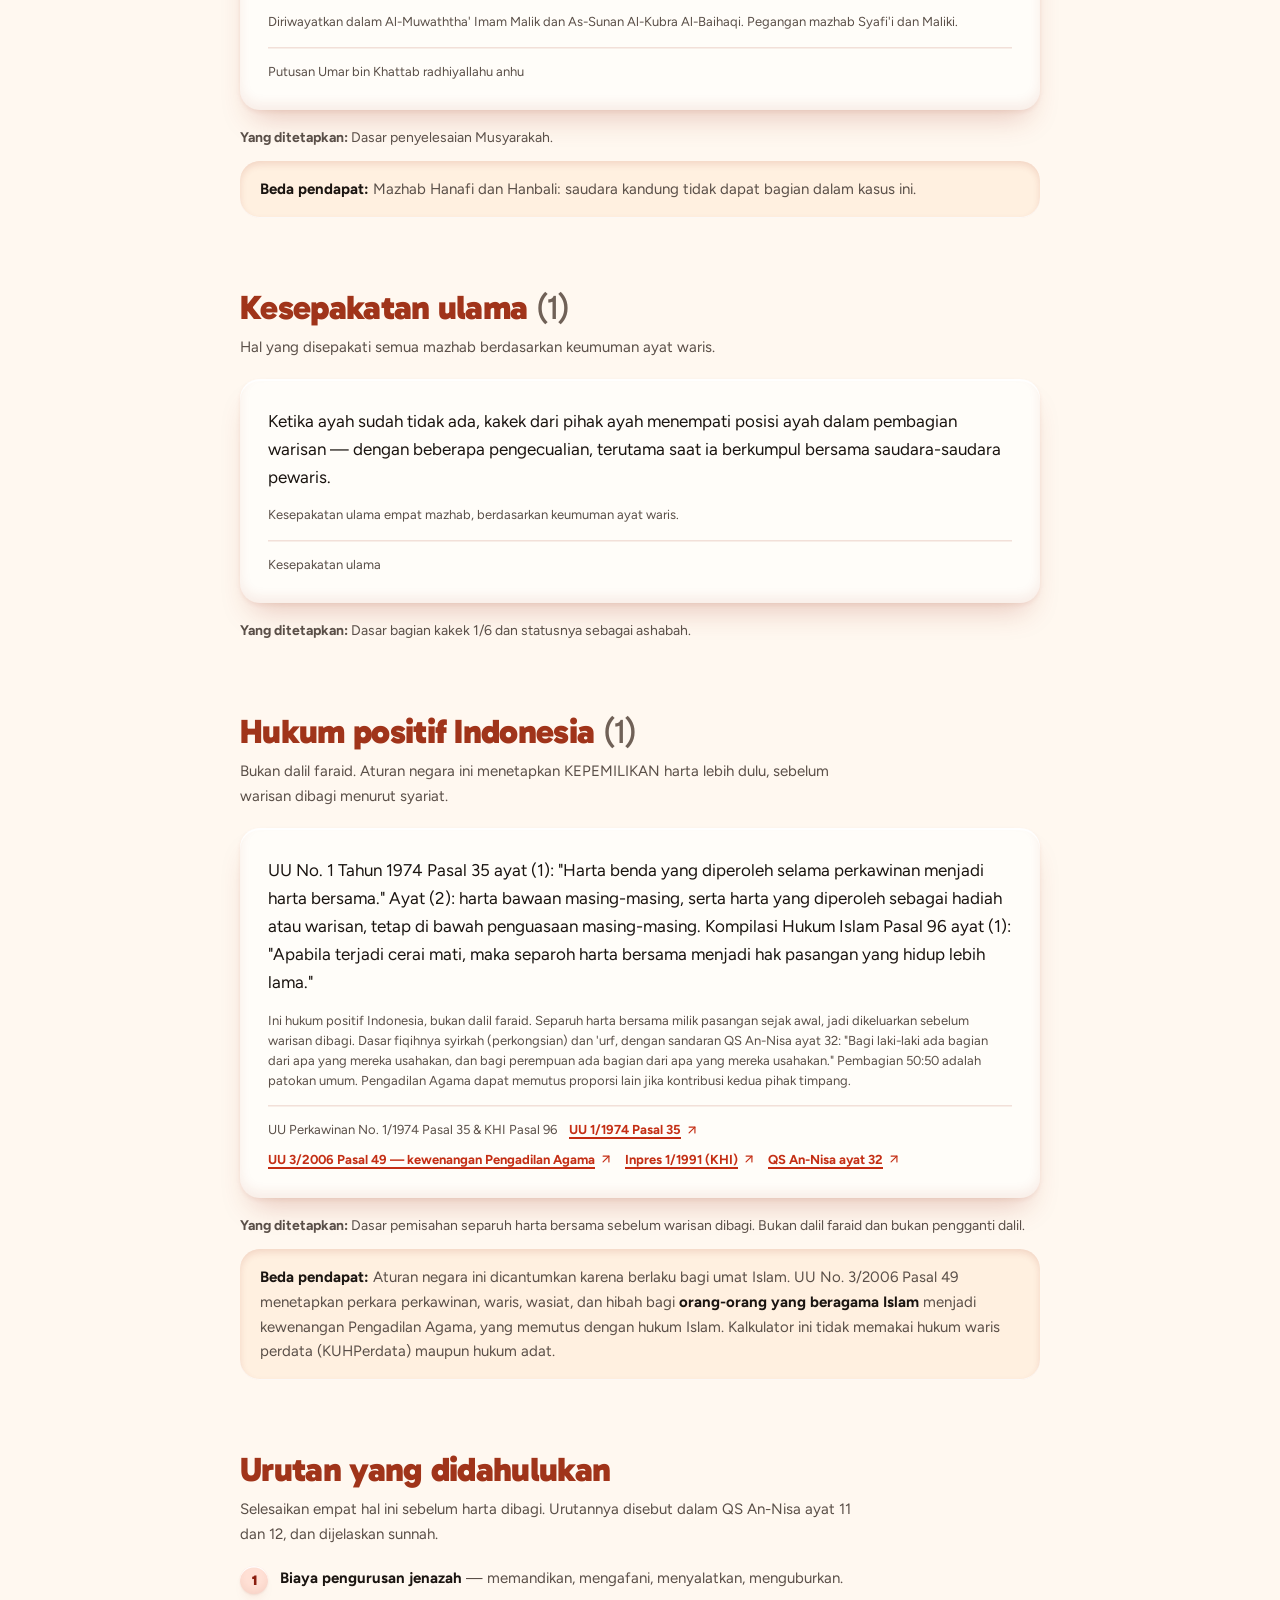
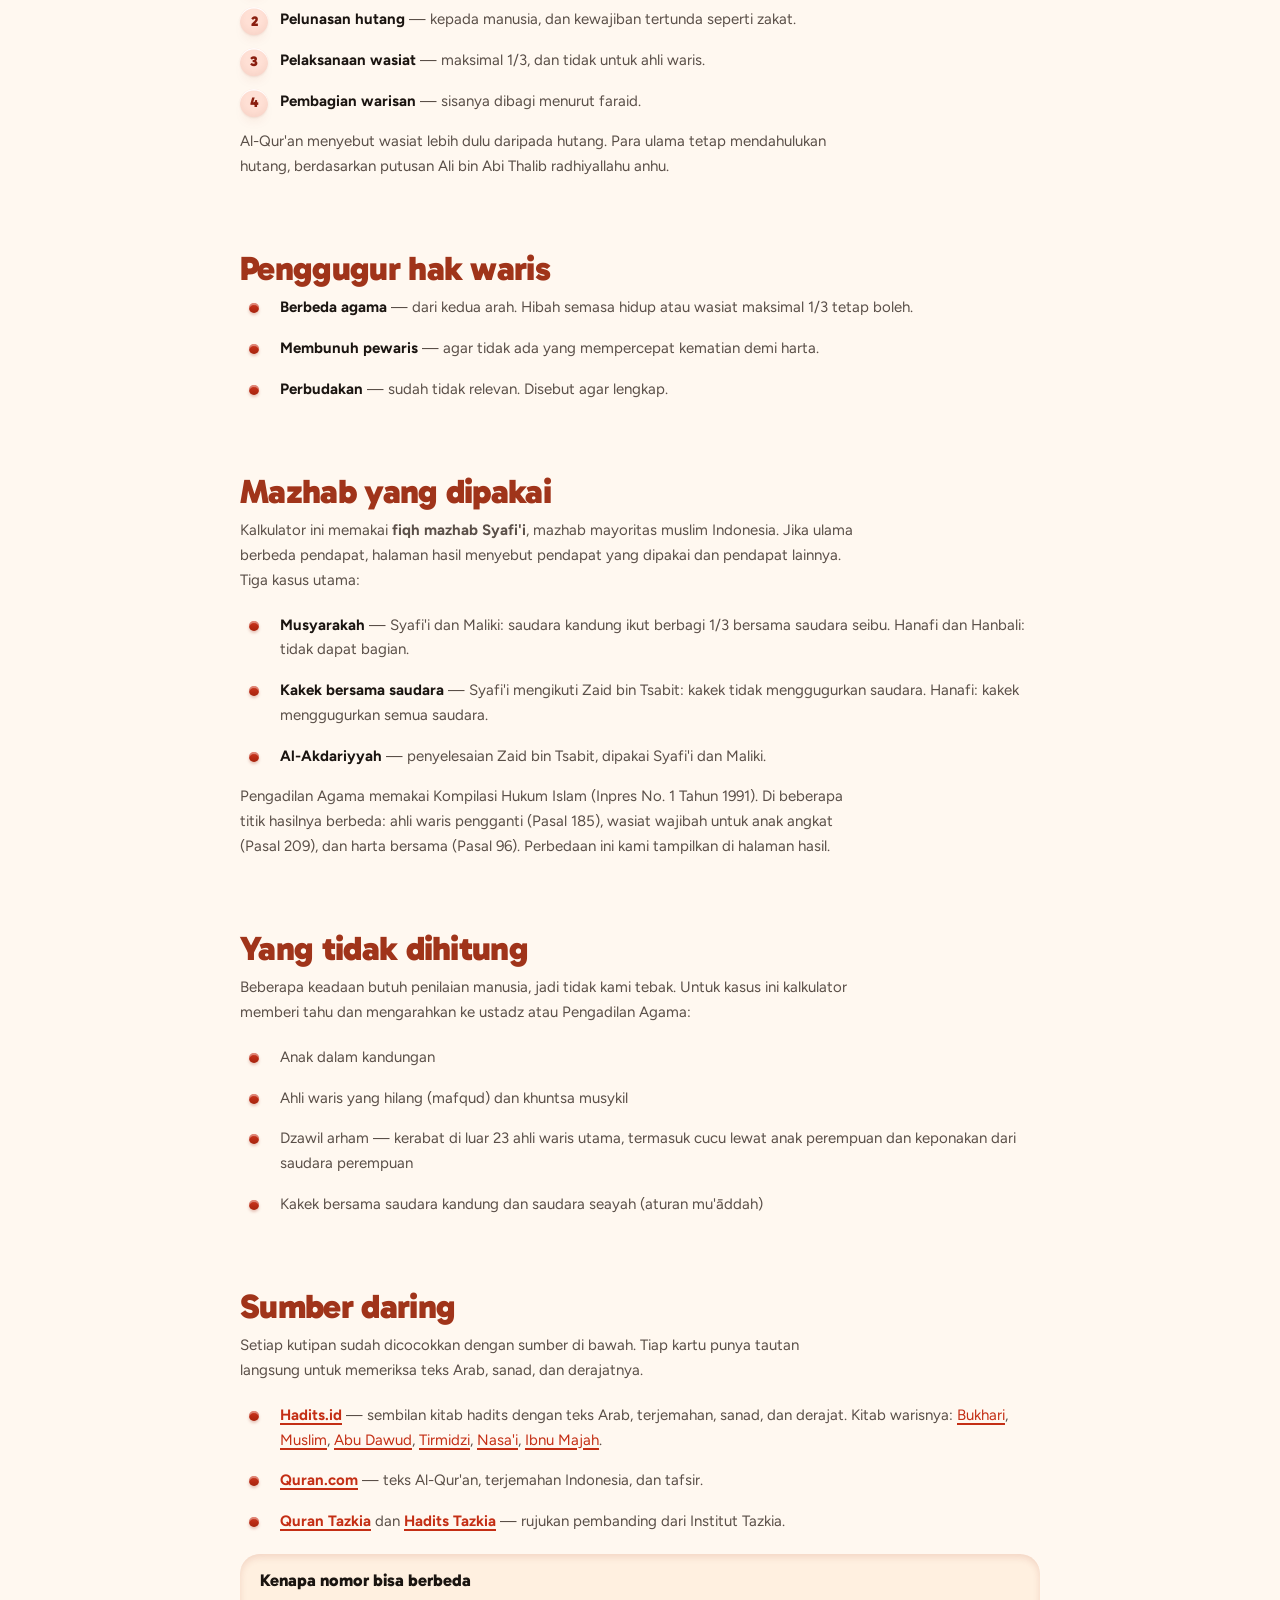
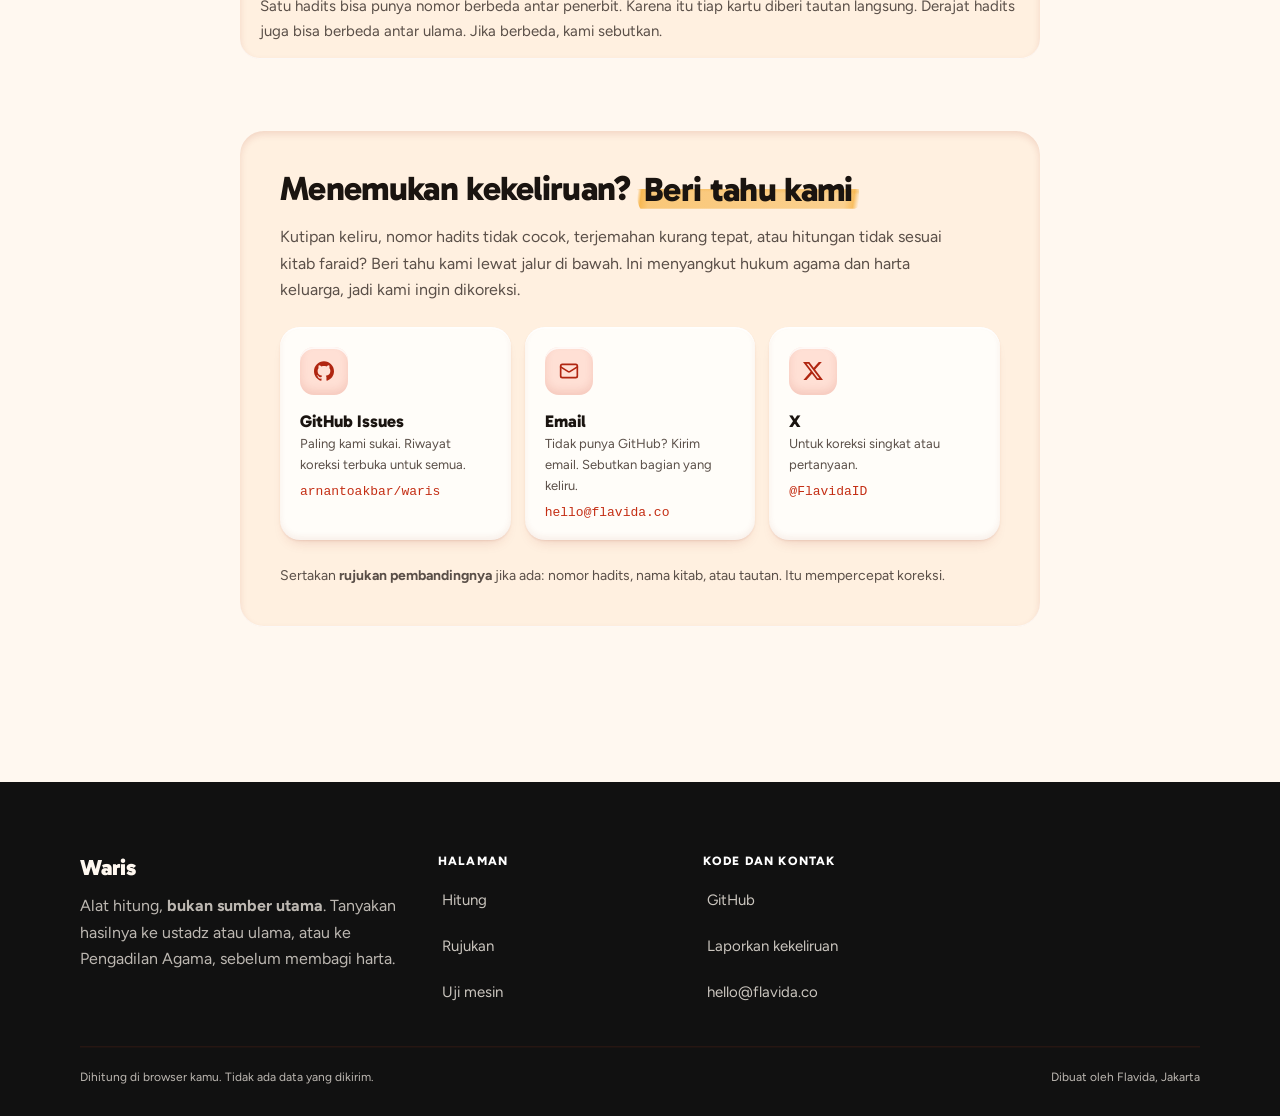
<file: rujukan.html>
<!DOCTYPE html>
<html lang="id" data-theme="auto">
<head>
<meta charset="utf-8">
<script>try{var t=localStorage.getItem('waris-tema');if(t==='dark'||t==='light')document.documentElement.setAttribute('data-theme',t)}catch(e){}</script>
<meta name="viewport" content="width=device-width, initial-scale=1">
<title>Rujukan — dalil waris | Waris by Flavida</title>
<meta name="description" content="Ayat Al-Qur'an, hadits sahih, dan putusan sahabat yang menjadi dasar setiap aturan di kalkulator waris ini.">
<meta name="theme-color" content="#FFF8F0">
<link rel="icon" href="assets/v4/mark-simple.svg" type="image/svg+xml">
<link rel="stylesheet" href="colors_and_type.css?v=30">
<link rel="stylesheet" href="flavida.css?v=30">
<link rel="stylesheet" href="flavida-extra.css?v=30">
<link rel="stylesheet" href="flavida-sections.css?v=30">
<link rel="stylesheet" href="css/waris.css?v=30">
<link rel="stylesheet" href="css/print.css?v=30" media="print">
</head>
<body>
<a class="fl-skip" href="#utama">Lompat ke isi</a>
<script src="assets/v4/icons.sprite.js"></script>
<script src="js/sprite.js?v=30"></script>

<header>
  <nav class="fl-nav" data-autohide aria-label="Utama">
    <a class="fl-nav__brand" href="index.html" aria-label="Waris by Flavida, ke beranda">
      <img src="assets/v4/mark-color.svg" alt="" width="34" height="34">
      <span>Waris</span><small class="nav-sub">by Flavida</small>
    </a>
    <ul class="fl-nav__links" role="list">
      <li><a href="index.html">Beranda</a></li>
      <li><a href="hitung.html">Hitung</a></li>
      <li><a href="rujukan.html" aria-current="page">Rujukan</a></li>
    </ul>
    <a class="fl-btn fl-btn--sm fl-nav__cta" href="hitung.html">Mulai Hitung</a>
    <button class="fl-iconbtn tema-toggle" type="button" data-tema-toggle aria-pressed="false" aria-label="Mode gelap">
      <svg class="fl-icon i-bulan" aria-hidden="true"><use href="#i-moon"/></svg>
      <svg class="fl-icon i-matahari" aria-hidden="true"><use href="#i-sun"/></svg>
    </button>
    <button class="fl-nav__toggle" type="button" aria-label="Menu" aria-controls="menu" aria-expanded="false">
      <svg class="fl-icon i-open" aria-hidden="true"><use href="#i-menu"/></svg>
      <svg class="fl-icon i-close" aria-hidden="true"><use href="#i-x"/></svg>
    </button>
  </nav>
  <div class="fl-menu" id="menu">
    <nav aria-label="Menu seluler">
      <a href="index.html">Beranda</a>
      <a href="hitung.html">Hitung</a>
      <a href="rujukan.html" aria-current="page">Rujukan</a>
    </nav>
    <p class="menu__foot"><a class="fl-link" href="https://github.com/arnantoakbar/waris" target="_blank" rel="noopener noreferrer">Kode di GitHub</a></p>
  </div>
</header>

<main id="utama">
  <section class="fl-section" style="padding-bottom: var(--space-8)">
    <div class="fl-wrap fl-wrap--narrow">
      <h1 class="fl-display-l" style="color: var(--color-ember)">Dari mana angkanya <mark class="fl-marker">berasal</mark></h1>
      <p class="fl-lead" style="margin-top: var(--space-5)">
        Setiap aturan di kalkulator ini bisa dilacak ke ayat, hadits, atau putusan
        sahabat di halaman ini. Kami tidak menambah aturan sendiri.
      </p>
      <p class="fl-body" style="margin-top: var(--space-4)">
        Satu hal <strong>bukan</strong> bagian dari faraid: pemisahan separuh
        <strong>harta bersama</strong>. Itu aturan negara yang menetapkan pemilik harta lebih dulu,
        sebelum warisan dibagi menurut syariat. Kami pisahkan di bagian akhir supaya tidak tertukar dengan dalil.
      </p>
      <p class="fl-body" style="margin-top: var(--space-4)">
        Aturan negara hanya kami cantumkan jika berlaku <strong>bagi umat Islam</strong>:
        Kompilasi Hukum Islam, dan kewenangan Pengadilan Agama. Menurut
        <a href="https://pasal.id/peraturan/uu/uu-no-3-tahun-2006#pasal-49" target="_blank" rel="noopener noreferrer">UU
        No. 3/2006 Pasal 49</a>, kewenangan itu terbatas pada perkara "orang-orang yang beragama Islam"
        di bidang perkawinan, waris, wasiat, dan hibah. Hukum waris perdata (KUHPerdata) dan hukum
        adat tidak dipakai.
      </p>

      <div class="fl-callout" data-tone="warn" style="margin-top: var(--space-8)">
        <span class="fl-callout__icon"><svg class="fl-icon" aria-hidden="true"><use href="#i-waspada"/></svg></span>
        <div>
          <h3>Bukan sumber utama</h3>
          <p>Kami bukan lembaga fatwa. Tanyakan hasil perhitungan ke ustadz atau ulama yang
            kamu percaya, atau ke Pengadilan Agama, sebelum membagi harta. Periksa teks Arab dan
            takhrij hadits di mushaf dan kitab hadits cetak.</p>
        </div>
      </div>
    </div>
  </section>

  <section class="fl-section" style="padding-top: 0">
    <div class="fl-wrap fl-wrap--narrow">
      <div id="daftar-rujukan"></div>

      <div class="blok" style="margin-top: var(--space-12)">
        <h2 class="blok-judul">Urutan yang didahulukan</h2>
        <p class="blok-ket">Selesaikan empat hal ini sebelum harta dibagi. Urutannya disebut dalam QS An-Nisa ayat 11 dan 12, dan dijelaskan sunnah.</p>
        <ol class="urutan">
          <li><strong>Biaya pengurusan jenazah</strong> — memandikan, mengafani, menyalatkan, menguburkan.</li>
          <li><strong>Pelunasan hutang</strong> — kepada manusia, dan kewajiban tertunda seperti zakat.</li>
          <li><strong>Pelaksanaan wasiat</strong> — maksimal 1/3, dan tidak untuk ahli waris.</li>
          <li><strong>Pembagian warisan</strong> — sisanya dibagi menurut faraid.</li>
        </ol>
        <p class="blok-ket" style="margin-top: var(--space-4)">Al-Qur'an menyebut wasiat lebih dulu daripada hutang. Para ulama tetap mendahulukan hutang, berdasarkan putusan Ali bin Abi Thalib radhiyallahu anhu.</p>
      </div>

      <div class="blok">
        <h2 class="blok-judul">Penggugur hak waris</h2>
        <ul class="urutan urutan-titik">
          <li><strong>Berbeda agama</strong> — dari kedua arah. Hibah semasa hidup atau wasiat maksimal 1/3 tetap boleh.</li>
          <li><strong>Membunuh pewaris</strong> — agar tidak ada yang mempercepat kematian demi harta.</li>
          <li><strong>Perbudakan</strong> — sudah tidak relevan. Disebut agar lengkap.</li>
        </ul>
      </div>

      <div class="blok">
        <h2 class="blok-judul">Mazhab yang dipakai</h2>
        <p class="blok-ket">Kalkulator ini memakai <strong>fiqh mazhab Syafi'i</strong>, mazhab mayoritas muslim Indonesia. Jika ulama berbeda pendapat, halaman hasil menyebut pendapat yang dipakai dan pendapat lainnya. Tiga kasus utama:</p>
        <ul class="urutan urutan-titik">
          <li><strong>Musyarakah</strong> — Syafi'i dan Maliki: saudara kandung ikut berbagi 1/3 bersama saudara seibu. Hanafi dan Hanbali: tidak dapat bagian.</li>
          <li><strong>Kakek bersama saudara</strong> — Syafi'i mengikuti Zaid bin Tsabit: kakek tidak menggugurkan saudara. Hanafi: kakek menggugurkan semua saudara.</li>
          <li><strong>Al-Akdariyyah</strong> — penyelesaian Zaid bin Tsabit, dipakai Syafi'i dan Maliki.</li>
        </ul>
        <p class="blok-ket" style="margin-top: var(--space-4)">Pengadilan Agama memakai Kompilasi Hukum Islam (Inpres No. 1 Tahun 1991). Di beberapa titik hasilnya berbeda: ahli waris pengganti (Pasal 185), wasiat wajibah untuk anak angkat (Pasal 209), dan harta bersama (Pasal 96). Perbedaan ini kami tampilkan di halaman hasil.</p>
      </div>

      <div class="blok">
        <h2 class="blok-judul">Yang tidak dihitung</h2>
        <p class="blok-ket">Beberapa keadaan butuh penilaian manusia, jadi tidak kami tebak. Untuk kasus ini kalkulator memberi tahu dan mengarahkan ke ustadz atau Pengadilan Agama:</p>
        <ul class="urutan urutan-titik">
          <li>Anak dalam kandungan</li>
          <li>Ahli waris yang hilang (mafqud) dan khuntsa musykil</li>
          <li>Dzawil arham — kerabat di luar 23 ahli waris utama, termasuk cucu lewat anak perempuan dan keponakan dari saudara perempuan</li>
          <li>Kakek bersama saudara kandung dan saudara seayah (aturan mu'āddah)</li>
        </ul>
      </div>

      <div class="blok">
        <h2 class="blok-judul">Sumber daring</h2>
        <p class="blok-ket">Setiap kutipan sudah dicocokkan dengan sumber di bawah. Tiap kartu punya tautan langsung untuk memeriksa teks Arab, sanad, dan derajatnya.</p>
        <ul class="urutan urutan-titik">
          <li><strong><a href="https://www.hadits.id" target="_blank" rel="noopener noreferrer">Hadits.id</a></strong>
            — sembilan kitab hadits dengan teks Arab, terjemahan, sanad, dan derajat.
            Kitab warisnya: <a href="https://www.hadits.id/hadits/bukhari/kitab/85" target="_blank" rel="noopener noreferrer">Bukhari</a>,
            <a href="https://www.hadits.id/hadits/muslim/kitab/23" target="_blank" rel="noopener noreferrer">Muslim</a>,
            <a href="https://www.hadits.id/hadits/abudawud/kitab/19" target="_blank" rel="noopener noreferrer">Abu Dawud</a>,
            <a href="https://www.hadits.id/hadits/tirmidzi/kitab/29" target="_blank" rel="noopener noreferrer">Tirmidzi</a>,
            <a href="https://www.hadits.id/hadits/nasai/kitab/30" target="_blank" rel="noopener noreferrer">Nasa'i</a>,
            <a href="https://www.hadits.id/hadits/ibnmajah/kitab/23" target="_blank" rel="noopener noreferrer">Ibnu Majah</a>.</li>
          <li><strong><a href="https://quran.com/4" target="_blank" rel="noopener noreferrer">Quran.com</a></strong>
            — teks Al-Qur'an, terjemahan Indonesia, dan tafsir.</li>
          <li><strong><a href="https://quran.tazkia.ac.id/" target="_blank" rel="noopener noreferrer">Quran Tazkia</a></strong>
            dan <strong><a href="https://hadits.tazkia.ac.id/search/hadits?q=waris" target="_blank" rel="noopener noreferrer">Hadits Tazkia</a></strong>
            — rujukan pembanding dari Institut Tazkia.</li>
        </ul>
        <div class="note" style="margin-top: var(--space-5)">
          <div class="note-title">Kenapa nomor bisa berbeda</div>
          Satu hadits bisa punya nomor berbeda antar penerbit. Karena itu tiap kartu diberi
          tautan langsung. Derajat hadits juga bisa berbeda antar ulama. Jika berbeda, kami sebutkan.
        </div>
      </div>

      <div class="koreksi" style="margin-bottom: var(--space-10)">
        <h2 class="fl-heading-l">Menemukan kekeliruan? <mark class="fl-marker">Beri tahu kami</mark></h2>
        <p class="fl-body" style="margin-top: var(--space-4)">
          Kutipan keliru, nomor hadits tidak cocok, terjemahan kurang tepat, atau hitungan
          tidak sesuai kitab faraid? Beri tahu kami lewat jalur di bawah. Ini menyangkut hukum
          agama dan harta keluarga, jadi kami ingin dikoreksi.
        </p>

        <div class="koreksi-jalur">
          <a class="koreksi-kartu" href="https://github.com/arnantoakbar/waris/issues/new" target="_blank" rel="noopener noreferrer">
            <span class="koreksi-ikon"><svg class="fl-icon ic-isi" aria-hidden="true"><use href="#i-github"/></svg></span>
            <span>
              <strong>GitHub Issues</strong>
              <span class="koreksi-ket">Paling kami sukai. Riwayat koreksi terbuka untuk semua.</span>
              <span class="koreksi-alamat">arnantoakbar/waris</span>
            </span>
          </a>
          <a class="koreksi-kartu" href="mailto:hello@flavida.co?subject=Koreksi%20rujukan%20Waris">
            <span class="koreksi-ikon"><svg class="fl-icon" aria-hidden="true"><use href="#i-mail"/></svg></span>
            <span>
              <strong>Email</strong>
              <span class="koreksi-ket">Tidak punya GitHub? Kirim email. Sebutkan bagian yang keliru.</span>
              <span class="koreksi-alamat">hello@flavida.co</span>
            </span>
          </a>
          <a class="koreksi-kartu" href="https://x.com/FlavidaID" target="_blank" rel="noopener noreferrer">
            <span class="koreksi-ikon"><svg class="fl-icon ic-isi" aria-hidden="true"><use href="#i-logo-x"/></svg></span>
            <span>
              <strong>X</strong>
              <span class="koreksi-ket">Untuk koreksi singkat atau pertanyaan.</span>
              <span class="koreksi-alamat">@FlavidaID</span>
            </span>
          </a>
        </div>

        <p class="fl-body-s" style="margin-top: var(--space-6)">
          Sertakan <strong>rujukan pembandingnya</strong> jika ada: nomor hadits, nama kitab, atau tautan. Itu mempercepat koreksi.
        </p>
      </div>
    </div>
  </section>
</main>

<footer class="fl-footer fl-footer--dark">
  <div class="fl-wrap">
    <div class="fl-footer__grid">
      <div>
        <b class="foot-brand">Waris</b>
        <p style="margin-top:10px;max-width:38ch">Alat hitung, <b>bukan sumber utama</b>. Tanyakan hasilnya ke ustadz atau ulama, atau ke Pengadilan Agama, sebelum membagi harta.</p>
      </div>
      <nav aria-label="Halaman"><h3>Halaman</h3><ul><li><a href="hitung.html">Hitung</a></li><li><a href="rujukan.html">Rujukan</a></li><li><a href="tests.html">Uji mesin</a></li></ul></nav>
      <nav aria-label="Kode dan kontak"><h3>Kode dan kontak</h3><ul><li><a href="https://github.com/arnantoakbar/waris" target="_blank" rel="noopener noreferrer">GitHub</a></li><li><a href="https://github.com/arnantoakbar/waris/issues/new" target="_blank" rel="noopener noreferrer">Laporkan kekeliruan</a></li><li><a href="mailto:hello@flavida.co">hello@flavida.co</a></li></ul></nav>
    </div>
    <div class="fl-footer__legal"><span>Dihitung di browser kamu. Tidak ada data yang dikirim.</span><span>Dibuat oleh Flavida, Jakarta</span></div>
  </div>
</footer>

<script src="js/dalil.js?v=30"></script>
<script>
(function () {
  'use strict';

  var JUDUL = {
    quran:  { judul: 'Al-Qur’an', ket: 'An-Nisa ayat 7, 11, 12, dan 176 menetapkan hampir semua bagian tetap. Ayat 13–14 menutupnya sebagai batas yang tidak boleh dilanggar.' },
    hadits: { judul: 'Hadits', ket: 'Menjelaskan apa yang tidak dirinci Al-Qur’an, seperti bagian nenek dan penerima sisa harta.' },
    atsar:  { judul: 'Putusan sahabat Nabi', ket: 'Untuk kasus rumit yang tidak disebut langsung, sahabat sudah memutuskannya. Putusan itu menjadi pegangan mazhab.' },
    ijma:   { judul: 'Kesepakatan ulama', ket: 'Hal yang disepakati semua mazhab berdasarkan keumuman ayat waris.' },
    hukum:  { judul: 'Hukum positif Indonesia', ket: 'Bukan dalil faraid. Aturan negara ini menetapkan KEPEMILIKAN harta lebih dulu, sebelum warisan dibagi menurut syariat.' }
  };

  // Hukum positif sengaja diletakkan paling akhir, terpisah dari dalil syar'i,
  // supaya pembaca tidak menyangka pemisahan harta bersama berasal dari ayat
  // atau hadits waris.
  var URUT = ['quran', 'hadits', 'atsar', 'ijma', 'hukum'];
  var data = window.Dalil.DATA;

  // Ayat tampil utuh tanpa sorotan; sorotan hanya muncul di halaman hasil,
  // di mana ada orang tertentu yang sedang dibahas.
  document.getElementById('daftar-rujukan').innerHTML = URUT.map(function (jenis) {
    var isi = Object.keys(data).filter(function (id) { return data[id].jenis === jenis; });
    if (!isi.length) return '';

    return '<div class="blok"><h2 class="blok-judul">' + JUDUL[jenis].judul +
      ' <span class="dim" style="font-weight:400">(' + isi.length + ')</span></h2>' +
      '<p class="blok-ket">' + JUDUL[jenis].ket + '</p>' +
      isi.map(function (id) {
        var d = data[id];
        return '<div id="' + id + '" style="margin-bottom:var(--space-6)">' + window.Dalil.kutip(id) +
          (d.ringkas ? '<p class="fl-body-s" style="margin-top:var(--space-4)"><strong>Yang ditetapkan:</strong> ' +
            d.ringkas + '</p>' : '') +
          (d.detail ? '<p class="fl-body-s" style="margin-top:var(--space-2)">' + d.detail + '</p>' : '') +
          /* Satu ayat waris memuat beberapa ketetapan sekaligus. Didaftar di
             sini supaya pembaca bisa mencocokkan klausa mana dipakai untuk
             ahli waris mana — tanpa memenggal teks Arabnya lagi. */
          (d.potongan
            ? '<div class="klausa-daftar"><div class="klausa-judul">Ketetapan di dalam ayat ini</div>' +
              Object.keys(d.potongan).map(function (kk) {
                return '<div class="klausa"><div class="klausa-ket">' + d.potongan[kk].ket + '</div>' +
                  '<div class="dalil-terjemah">' +
                  ((d.segmen || []).filter(function (s) { return s.id === kk; })[0] || {}).arti +
                  '</div></div>';
              }).join('') + '</div>'
            : '') +
          (d.khilafiyah ? '<div class="note" style="margin-top:var(--space-3)"><strong>Beda pendapat:</strong> ' +
            d.khilafiyah + '</div>' : '') +
          '</div>';
      }).join('') + '</div>';
  }).join('');
})();
</script>
<script src="js/tema.js?v=30"></script>
<script src="js/motion.min.js"></script>
<script src="js/flavida.js?v=30"></script>
<script src="js/nav-waris.js?v=30"></script>
</body>
</html>
</file>
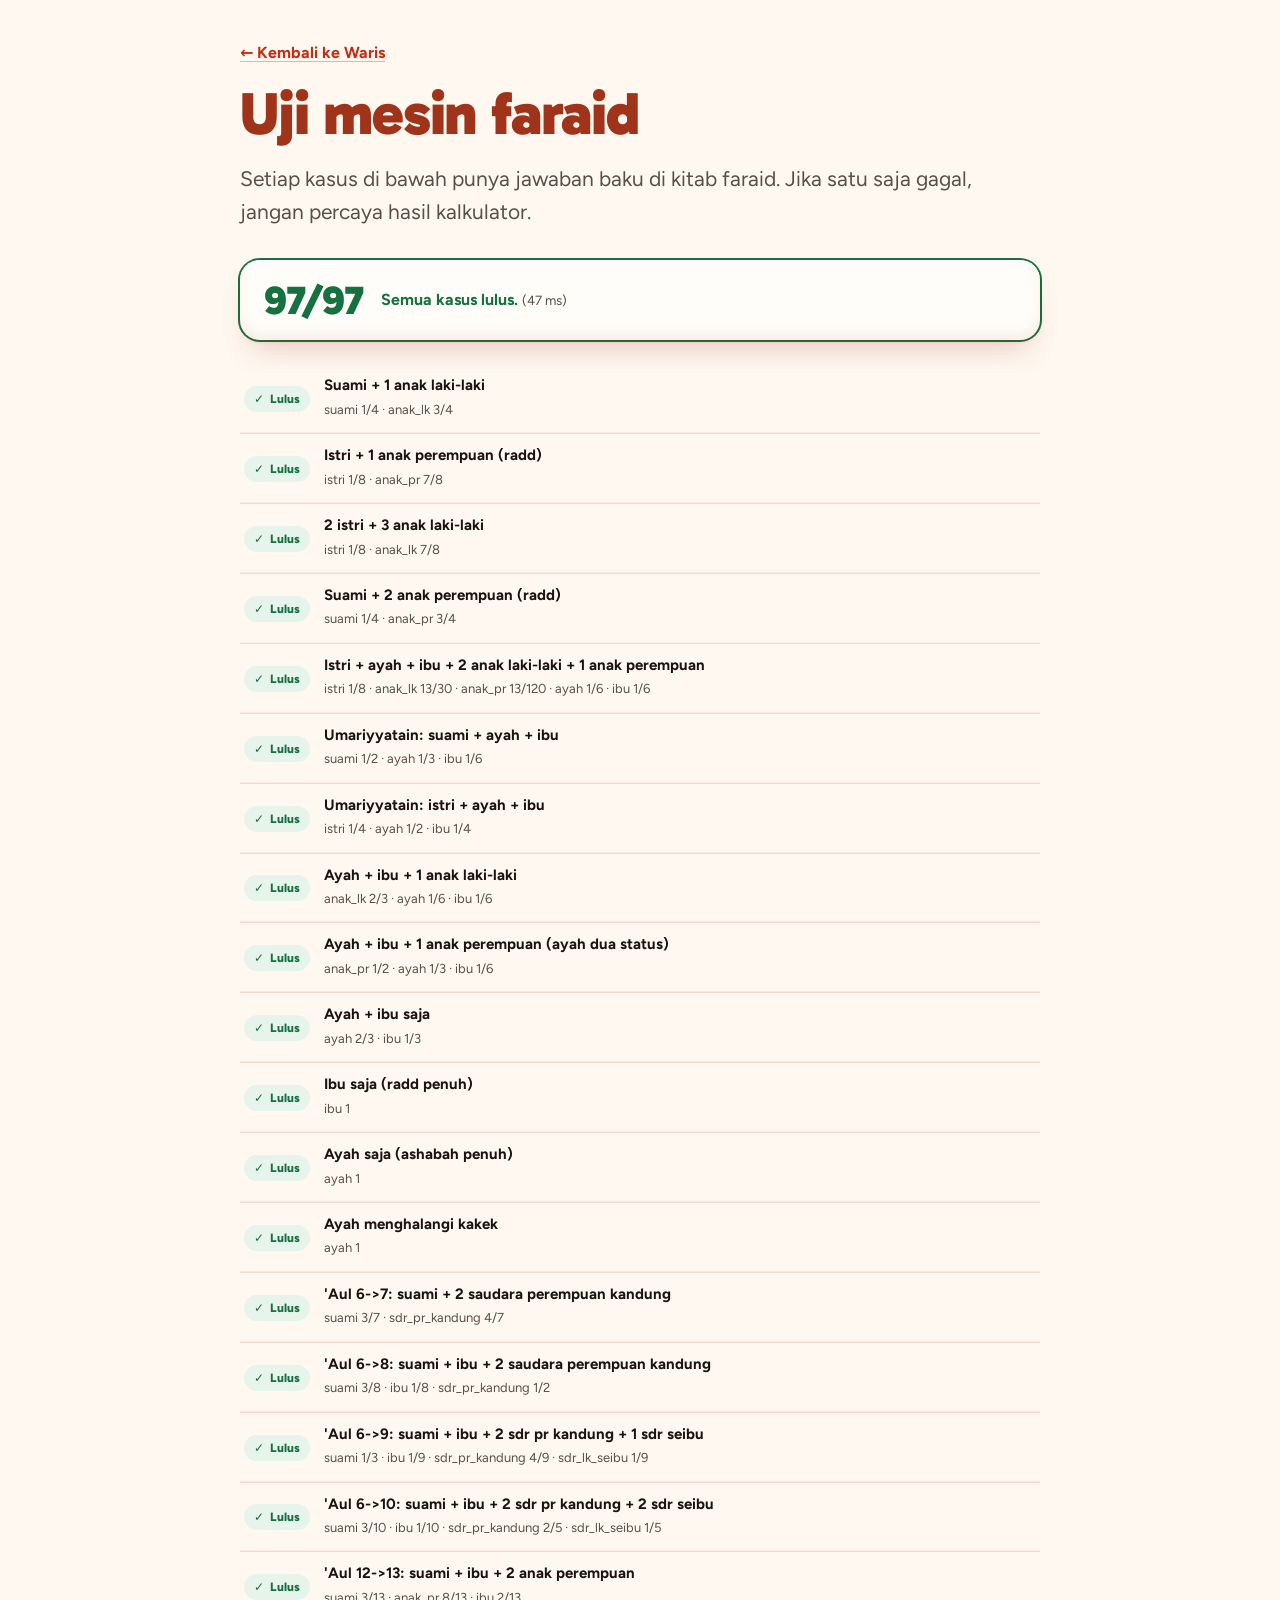
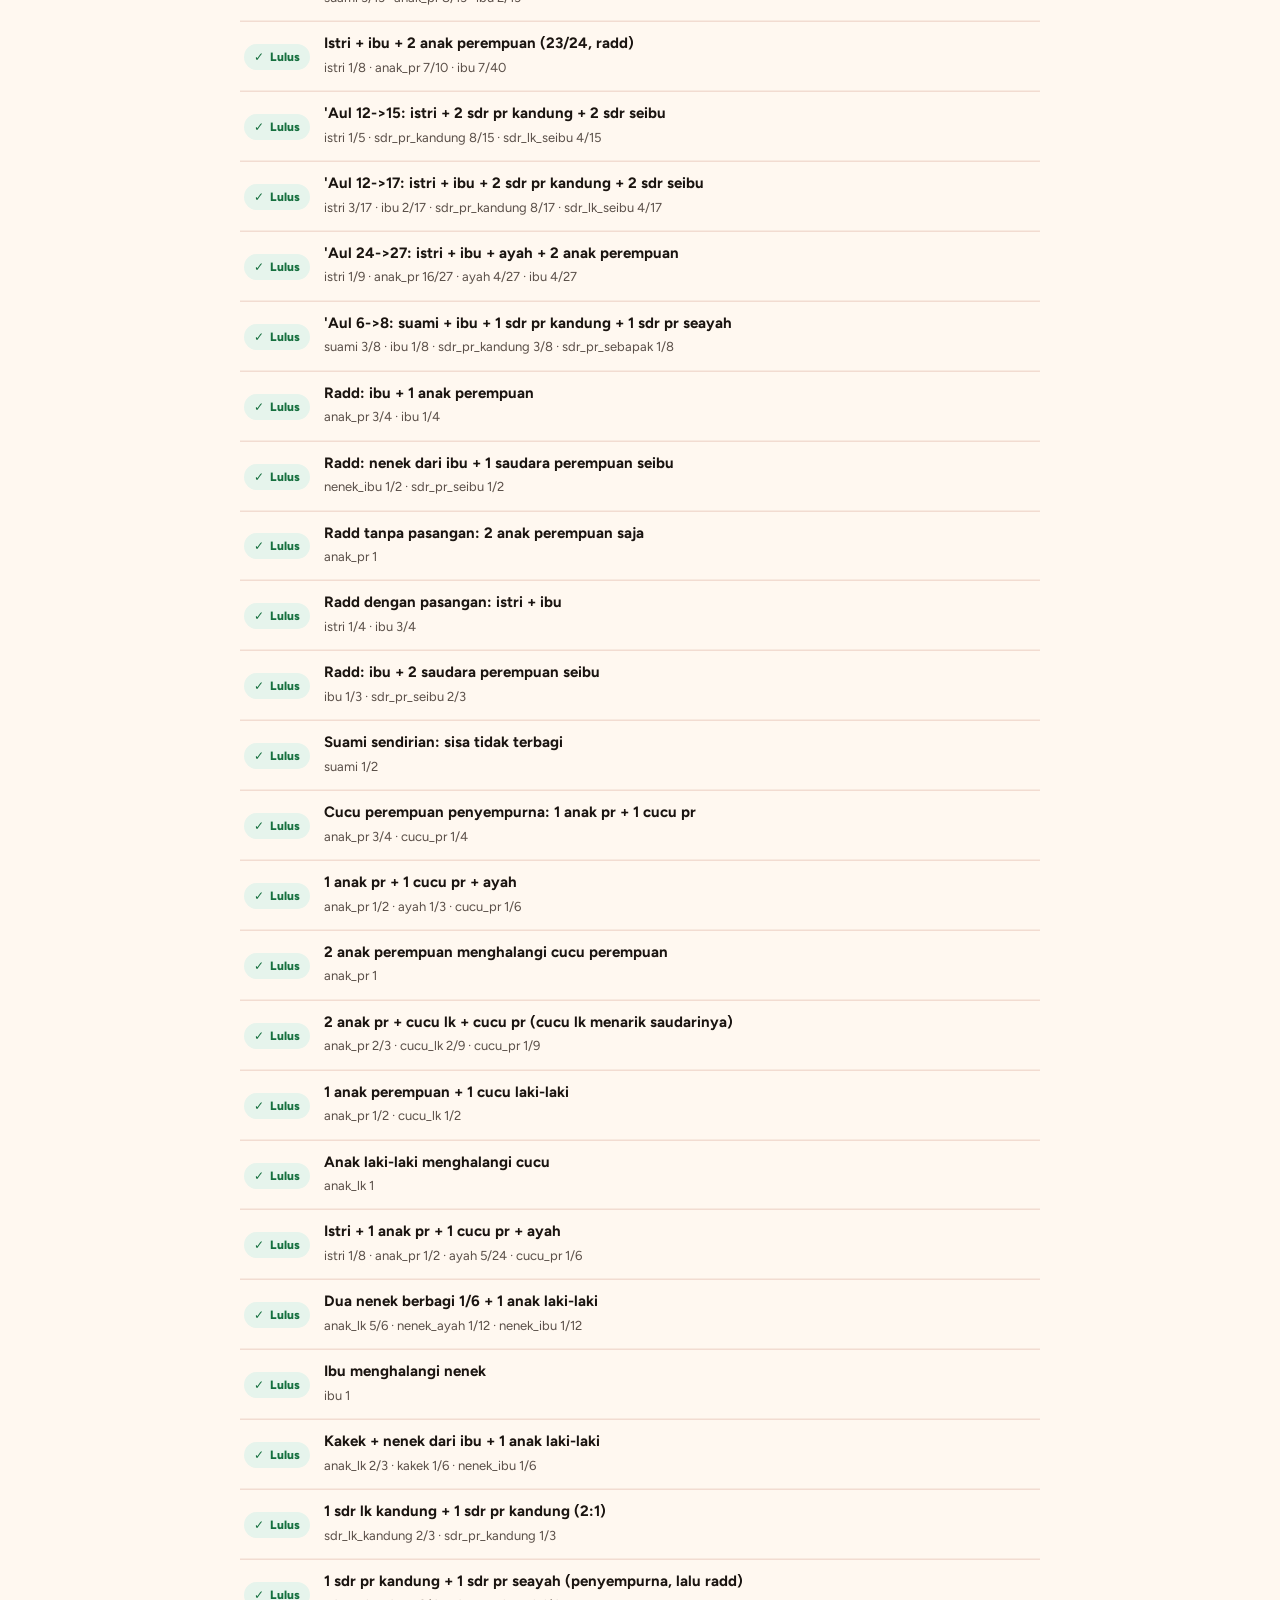
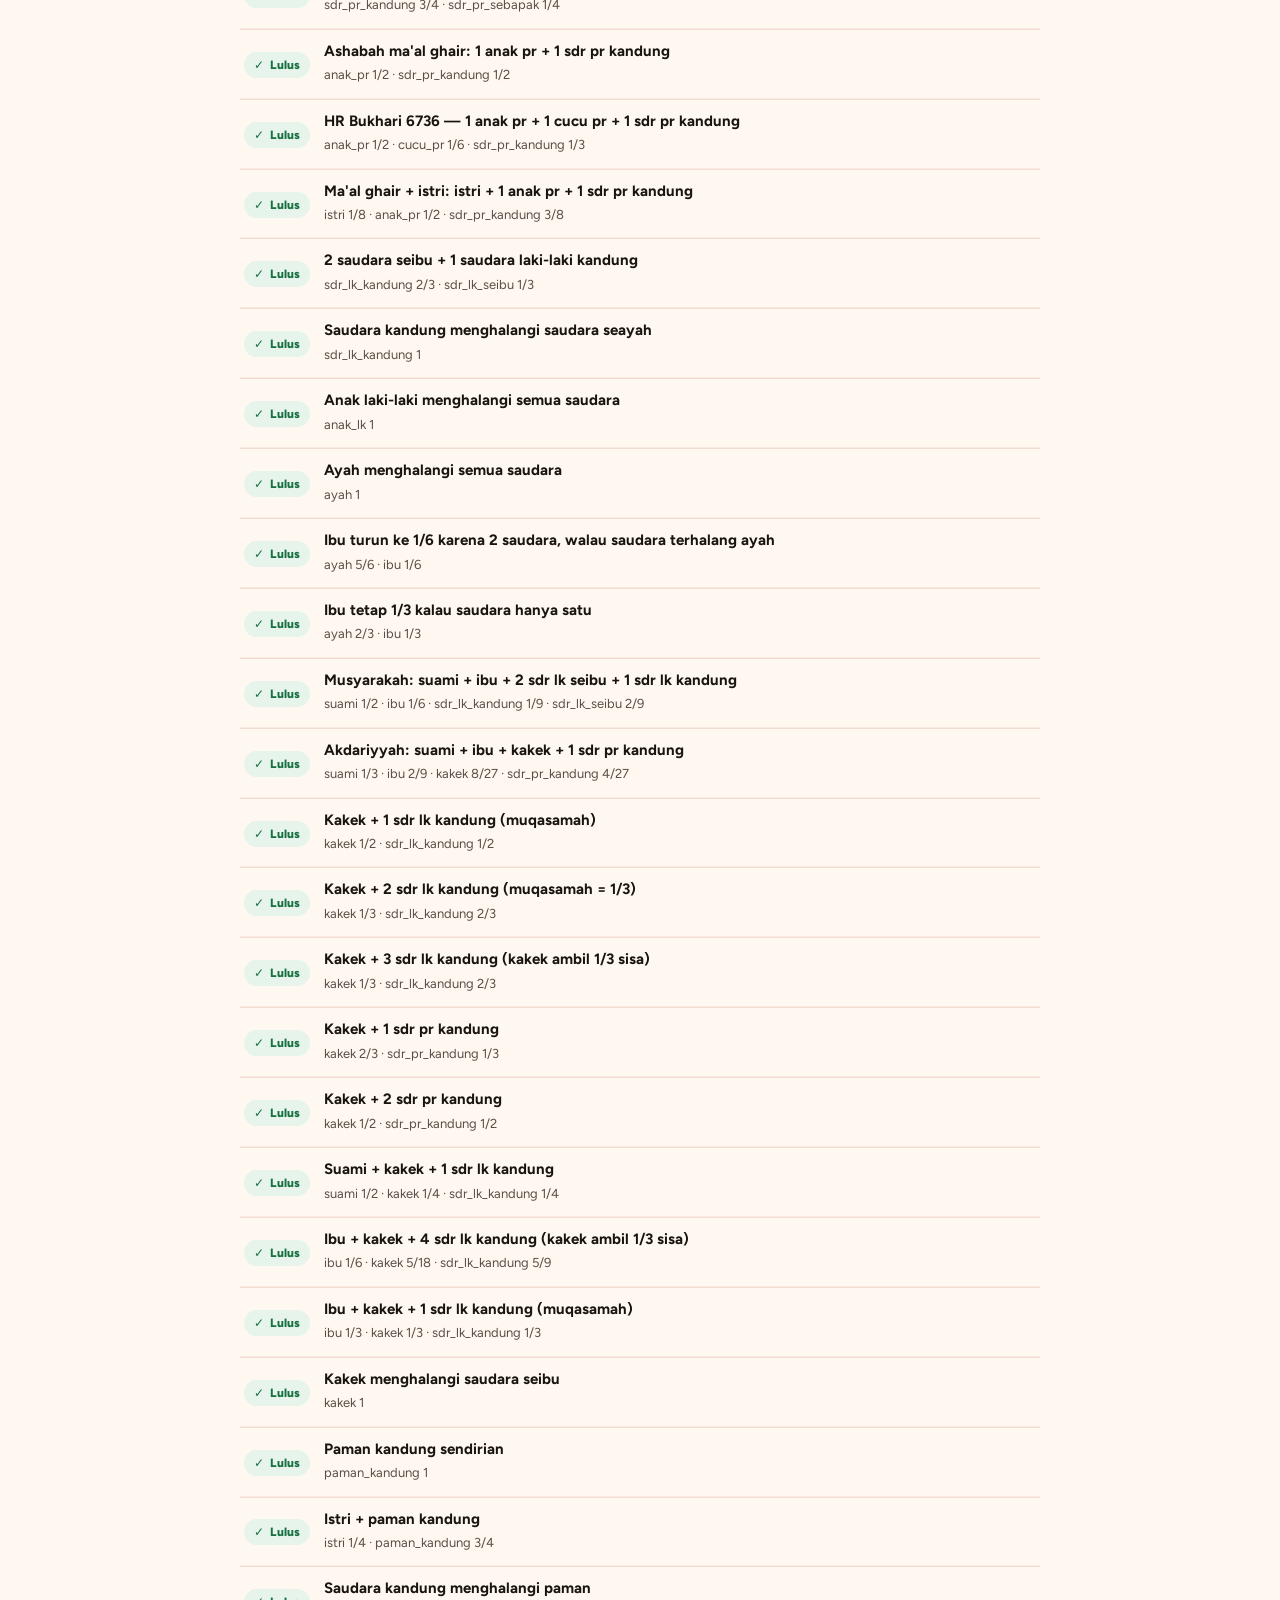
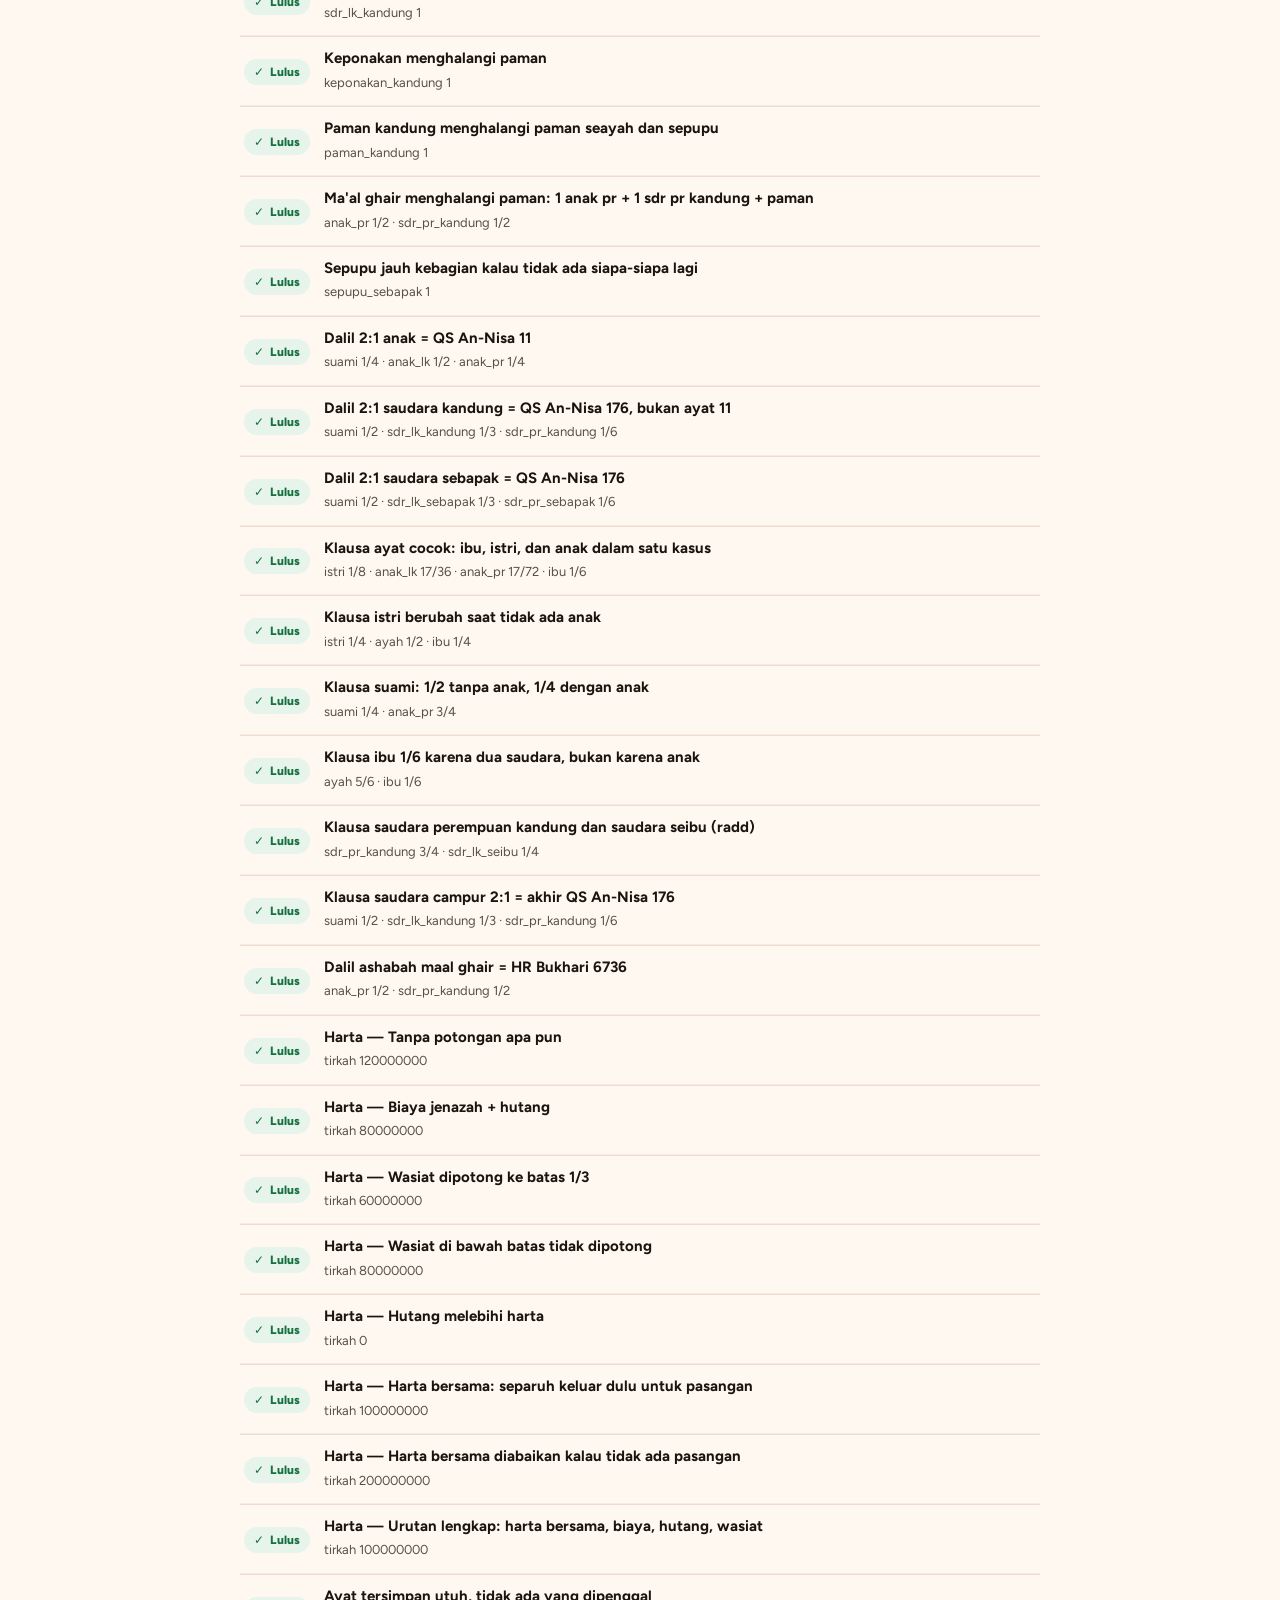
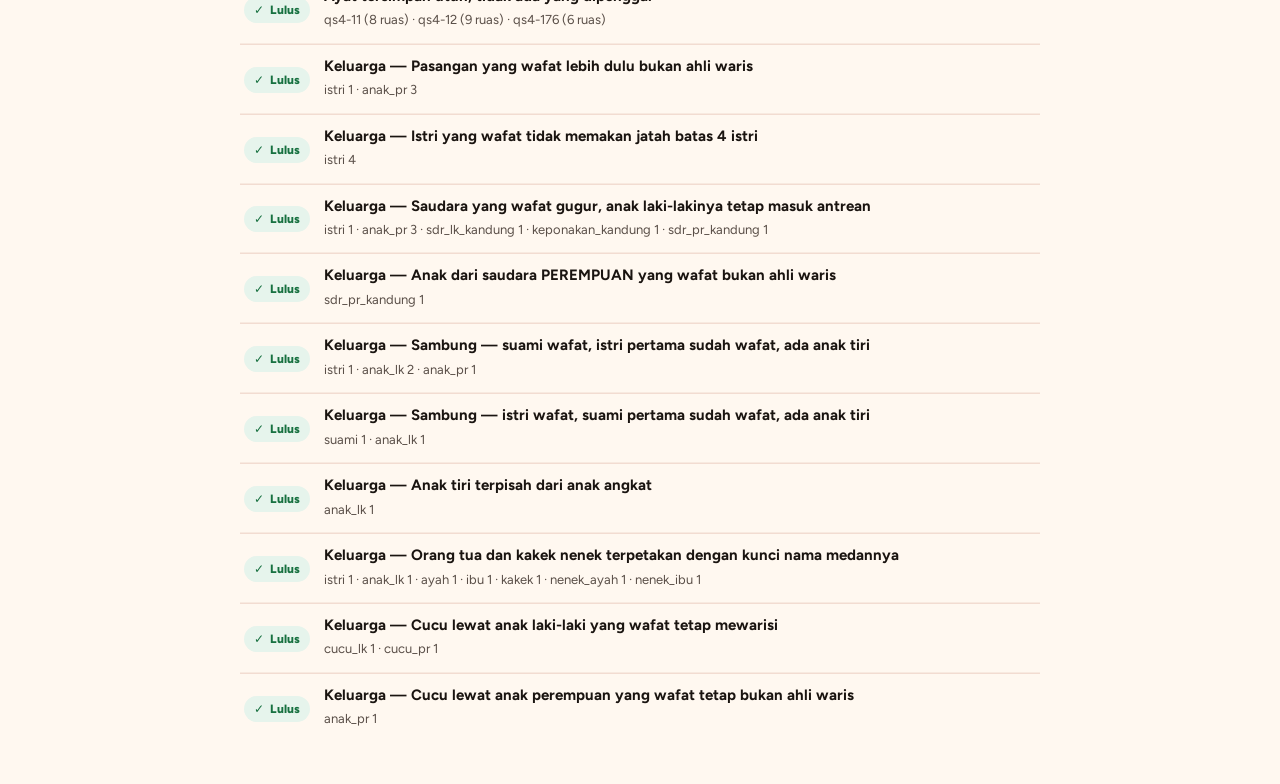
<file: tests.html>
<!DOCTYPE html>
<html lang="id" data-theme="auto" data-no-snav>
<head>
<meta charset="utf-8">
<script>try{var t=localStorage.getItem('waris-tema');if(t==='dark'||t==='light')document.documentElement.setAttribute('data-theme',t)}catch(e){}</script>
<meta name="viewport" content="width=device-width, initial-scale=1">
<meta name="robots" content="noindex">
<title>Uji mesin faraid — Waris</title>
<link rel="icon" href="assets/v4/mark-simple.svg" type="image/svg+xml">
<link rel="stylesheet" href="colors_and_type.css?v=30">
<link rel="stylesheet" href="flavida.css?v=30">
<link rel="stylesheet" href="flavida-extra.css?v=30">
<link rel="stylesheet" href="css/waris.css?v=30">
</head>
<body>
<a class="fl-skip" href="#utama">Lompat ke isi</a>

<main id="utama">
  <div class="fl-wrap fl-wrap--narrow" style="padding-block: var(--space-10)">
    <nav aria-label="Navigasi halaman"><a class="fl-link" href="index.html">&larr; Kembali ke Waris</a></nav>
    <h1 class="fl-display-l" style="color: var(--color-ember); margin-top: var(--space-4)">Uji mesin faraid</h1>
    <p class="fl-lead" style="margin: var(--space-4) 0 var(--space-8)">
      Setiap kasus di bawah punya jawaban baku di kitab faraid. Jika satu saja gagal,
      jangan percaya hasil kalkulator.
    </p>

    <div id="ringkas" class="ringkas" role="status"></div>
    <ul class="fl-list" id="isi"></ul>
  </div>
</main>

<script src="js/faraid/fraction.js?v=30"></script>
<script src="js/faraid/heirs.js?v=30"></script>
<script src="js/faraid/hijab.js?v=30"></script>
<script src="js/faraid/shares.js?v=30"></script>
<script src="js/faraid/ashabah.js?v=30"></script>
<script src="js/faraid/special.js?v=30"></script>
<script src="js/faraid/estate.js?v=30"></script>
<script src="js/faraid/solve.js?v=30"></script>
<script src="js/dalil.js?v=30"></script>
<script src="js/keluarga.js?v=30"></script>
<script src="js/tests.js?v=30"></script>
<script>
(function () {
  var mulai = performance.now();
  var hasil = window.Tests.jalankan();
  var ms = Math.round(performance.now() - mulai);
  var lulus = hasil.filter(function (h) { return h.lulus; }).length;
  var semua = hasil.length;

  var r = document.getElementById('ringkas');
  r.className = 'ringkas ' + (lulus === semua ? 'ok' : 'no');
  r.innerHTML = '<span class="angka">' + lulus + '/' + semua + '</span><span>' +
    (lulus === semua ? 'Semua kasus lulus.' : (semua - lulus) + ' kasus gagal. Jangan pakai hasilnya.') +
    ' <small style="font-weight:400;color:var(--color-mid)">(' + ms + ' ms)</small></span>';

  function esc(t) { return String(t).replace(/&/g, '&amp;').replace(/</g, '&lt;'); }

  // Yang gagal ditaruh paling atas, supaya tidak perlu menggulir untuk menemukannya.
  var urut = hasil.slice().sort(function (a, b) { return (a.lulus ? 1 : 0) - (b.lulus ? 1 : 0); });
  document.getElementById('isi').innerHTML = urut.map(function (h) {
    return '<li><span class="fl-pf"' + (h.lulus ? '' : ' data-state="fail"') + '>' +
      (h.lulus ? 'Lulus' : 'Gagal') + '</span>' +
      '<div><b>' + esc(h.nama) + '</b>' +
      '<small>' + esc(h.detail || '') + '</small>' +
      h.pesan.map(function (p) { return '<small style="color:var(--color-error)">' + esc(p) + '</small>'; }).join('') +
      '</div></li>';
  }).join('');
})();
</script>
<script src="js/tema.js?v=30"></script>
<script src="js/motion.min.js"></script>
<script src="js/flavida.js?v=30"></script>
</body>
</html>
</file>
<file: colors_and_type.css>
/*
 * Flavida Design System · Tokens, type, motion curves
 * v4.0 · "Flame-tree clay" · flavida.co
 *
 * Fonts are self-hosted (no third-party request):
 *   Gabarito (display, 800/900) · Figtree (body, 300-900) — both SIL OFL, variable, latin subset.
 * Load order for a page:  colors_and_type.css  →  flavida.css (components)  →  scripts (see README).
 * Paths below are relative to THIS file; if you copy the css elsewhere, move fonts/ with it.
 */

@font-face {
  font-family: 'Gabarito';
  src: url('fonts/gabarito-latin-wght.woff2') format('woff2');
  font-weight: 400 900;
  font-style: normal;
  font-display: swap;
}
@font-face {
  font-family: 'Figtree';
  src: url('fonts/figtree-latin-wght.woff2') format('woff2');
  font-weight: 300 900;
  font-style: normal;
  font-display: swap;
}

:root, [data-theme="light"] {
  /* ═════════ BRAND COLOR (binding hexes, from the Delonix regia) ═════════ */
  --color-flame:      #E8391D;  /* Flame — petals, blobs, large type, graphics */
  --color-orange:     #F5760A;  /* Fire orange — gradient mid, hover warmth */
  --color-amber:      #F5A623;  /* Amber — stamens, sparkles, highlights, tags on dark */
  --color-ember:      #A0341A;  /* Ember — headline + logo ink on light grounds */
  --color-charcoal:   #111111;  /* Charcoal — dark sections, B&W print */
  --color-cream:      #FFF8F0;  /* Cream — primary ground */
  --color-parchment:  #FFF0E0;  /* Parchment — secondary ground, panels */
  --color-green:      #1B5E3B;  /* Canopy green — rare accent from the leaves */

  /* Flame ramp (derived, for clay shading + states) */
  --flame-50:  #FFF1EC;
  --flame-100: #FFE0D5;
  --flame-200: #FFC1AD;
  --flame-300: #FF9A7C;
  --flame-400: #F46A47;
  --flame-500: #E8391D;   /* = --color-flame */
  --flame-600: #D02E14;
  --flame-700: #B02510;
  --flame-800: #8A1E0F;
  --flame-900: #5E1509;

  /* Amber ramp */
  --amber-50:  #FFF7E3;
  --amber-100: #FFEBBD;
  --amber-300: #FFCF6B;
  --amber-500: #F5A623;   /* = --color-amber */
  --amber-700: #A8650A;

  /* Character skin tones (from the Flav render) */
  --color-peach:       #F8D3B2;
  --color-peach-deep:  #EDB48C;
  --color-mitten:      #F9E6D2;
  --color-blush:       #F29080;
  --color-eye:         #2A1510;

  /* Text — all pass AA on cream and parchment */
  --color-ink:        #1A1410;  /* body headings / strong text (warm black) */
  --color-mid:        #5A4F48;  /* secondary text (7.5:1 on cream) */
  --color-light:      #706157;  /* tertiary text, captions (5.6:1 on cream, 5.0:1 on sunk wells) */
  --color-flame-ink:  #C42E14;  /* flame as small text / links on cream (5.3:1) */
  --color-on-flame:   #FFFFFF;


  /* Ink tokens: readable text on top of each tint (used by alerts, callouts, chips) */
  --amber-ink:   #6B3F02;
  --success-ink: #124F2D;
  --warning-ink: #6B3F02;
  --error-ink:   #8A1E0F;
  --info-ink:    #1E4568;
  --glass:       rgba(255, 253, 249, 0.86);   /* floating nav, section pill */
  --color-ember-fixed: #A0341A;             /* ember as ink on cream-fixed surfaces: never flips in dark */
  --color-flame-ink-fixed: #C42E14;
  --color-cream-fixed: #FFF8F0;              /* cream as a text/ink color: never flips in dark */
  --gloss-soft: linear-gradient(180deg, rgba(255, 255, 255, 0.9), rgba(255, 255, 255, 0));  /* gloss on pale buttons */

  /* Pastel clay tones: category colors for chips, tiles and sticker backgrounds (text uses the -ink partner, AA) */
  --tone-mint:   #CFEFDD; --tone-mint-ink:   #14633C;
  --tone-sky:    #D4E6FA; --tone-sky-ink:    #1D4F87;
  --tone-lilac:  #E3DAF7; --tone-lilac-ink:  #46338F;
  --tone-rose:   #FAD7E3; --tone-rose-ink:   #8E2C55;
  --tone-butter: #FFF0B8; --tone-butter-ink: #6B4A00;
  --tone-peach:  #FFDCC7; --tone-peach-ink:  #8A3A12;

  /* Chart series (categorical). Flame leads; the rest stay distinguishable in grayscale and for color-blind readers. */
  --chart-1: #E8391D;  /* flame */
  --chart-2: #2A78D6;  /* blue */
  --chart-3: #F5A623;  /* amber */
  --chart-4: #1B9E77;  /* leaf */
  --chart-5: #5B4BB7;  /* violet */
  --chart-6: #E87BA4;  /* rose */
  --chart-7: #A0341A;  /* ember */
  --chart-8: #6B7A8F;  /* slate */
  --chart-seq-1: #FFE0D5; --chart-seq-2: #FFA98E; --chart-seq-3: #F46A47; --chart-seq-4: #D02E14; --chart-seq-5: #8A1E0F; /* sequential */
  --level-1: var(--color-success); --level-2: #8F5507; --level-3: #A8410A; --level-4: var(--color-error);   /* severity I to IV */

  /* Semantic */
  --color-success: #16703F;
  --color-warning: #8F5507;
  --color-error:   #C42E14;
  --color-info:    #2F6196;
  --color-success-bg: #E6F4EC;
  --color-warning-bg: #FFF1D6;
  --color-error-bg:   #FFE4DC;
  --color-info-bg:    #E5EEF7;

  /* Surfaces */
  --bg-primary:    var(--color-cream);
  --bg-secondary:  var(--color-parchment);
  --bg-dark:       var(--color-charcoal);
  --fg-on-dark-strong: #FFFFFF;           /* titles on dark grounds */
  --field-focus-border: var(--color-ink);   /* focus = ink edge + amber halo, so it never reads as an error */
  --field-focus-ring: 0 0 0 4px rgba(245, 166, 35, 0.42);
  --bg-accent:     var(--color-flame);
  --surface:       #FFFDF9;               /* puffy card face (warm white) */
  --surface-sunk:  #F8E9D6;               /* pressed/inset wells, input fill */

  /* Foreground aliases (legacy names kept) */
  --fg-logo:       var(--color-ember);
  --fg1:           var(--color-ink);
  --fg2:           var(--color-mid);
  --fg3:           var(--color-light);
  --fg-accent:     var(--color-flame-ink);
  --fg-on-dark:    var(--color-cream);
  --fg-on-dark-dim: rgba(255, 248, 240, 0.72);

  /* Lines */
  --color-border:        rgba(160, 52, 26, 0.14);
  --color-border-hover:  rgba(160, 52, 26, 0.30);
  --border-default:      var(--color-border);
  --border-hover:        var(--color-border-hover);
  --color-focus:         var(--color-flame-ink);
  --focus-ring:          0 0 0 3px var(--color-cream), 0 0 0 6px var(--color-flame-ink);

  /* Gradients */
  --grad-flame:  linear-gradient(135deg, var(--amber-500) 0%, var(--color-orange) 45%, var(--color-flame) 100%);
  --grad-petal:  radial-gradient(120% 120% at 28% 18%, #FF8A5C 0%, var(--color-flame) 48%, #C42E14 100%);
  --grad-btn:    linear-gradient(180deg, #E8472B 0%, #D8341A 55%, #C42E14 100%);
  --glow-hero:   radial-gradient(60% 55% at 50% 100%, rgba(245, 118, 10, 0.18), transparent 70%),
                 radial-gradient(40% 40% at 85% 15%, rgba(232, 57, 29, 0.10), transparent 65%);
  --glow-dark:   radial-gradient(60% 80% at 50% 115%, rgba(232, 57, 29, 0.45), transparent 65%);

  /* ═════════ CLAY ELEVATION — the system's depth language ═════════
     Every raised thing = top inner highlight + bottom inner shade + soft warm drop shadow. */
  --shadow-clay-sm:
    inset 0 1.5px 0 rgba(255, 255, 255, 0.9),
    inset 0 -3px 6px rgba(160, 52, 26, 0.07),
    0 1px 2px rgba(160, 52, 26, 0.10),
    0 8px 14px -8px rgba(160, 52, 26, 0.22);
  --shadow-clay-md:
    inset 0 2px 0 rgba(255, 255, 255, 0.95),
    inset 0 -6px 12px rgba(160, 52, 26, 0.08),
    0 2px 4px rgba(160, 52, 26, 0.08),
    0 18px 30px -12px rgba(160, 52, 26, 0.26);
  --shadow-clay-lg:
    inset 0 3px 0 rgba(255, 255, 255, 0.95),
    inset 0 -10px 18px rgba(160, 52, 26, 0.09),
    0 4px 8px rgba(160, 52, 26, 0.08),
    0 34px 54px -20px rgba(160, 52, 26, 0.34);
  --shadow-clay-flame:
    inset 0 2px 0 rgba(255, 255, 255, 0.38),
    inset 0 -6px 10px rgba(110, 22, 8, 0.36),
    0 2px 3px rgba(150, 30, 10, 0.25),
    0 14px 24px -8px rgba(232, 57, 29, 0.55);
  --shadow-clay-pressed:
    inset 0 4px 10px rgba(110, 22, 8, 0.38),
    inset 0 -1px 0 rgba(255, 255, 255, 0.18),
    0 1px 1px rgba(150, 30, 10, 0.2);
  --shadow-inset:
    inset 0 3px 7px rgba(160, 52, 26, 0.14),
    inset 0 -1px 0 rgba(255, 255, 255, 0.9);
  --shadow-sticker: drop-shadow(0 10px 14px rgba(160, 52, 26, 0.22));
  /* legacy aliases */
  --shadow-card:       var(--shadow-clay-md);
  --shadow-card-hover: var(--shadow-clay-lg);
  --shadow-btn:        var(--shadow-clay-flame);
  --shadow-mascot:     drop-shadow(0 14px 22px rgba(160, 52, 26, 0.24));
  --color-shadow:       rgba(160, 52, 26, 0.10);
  --color-shadow-hover: rgba(160, 52, 26, 0.22);
  --color-flame-tint-sm: rgba(232, 57, 29, 0.06);
  --color-flame-tint-md: rgba(232, 57, 29, 0.12);
  --color-flame-tint-lg: rgba(232, 57, 29, 0.20);

  /* ═════════ TYPE ═════════ */
  --font-display: 'Gabarito', 'Trebuchet MS', 'Segoe UI', system-ui, sans-serif;
  --font-body:    'Figtree', 'Segoe UI', system-ui, -apple-system, sans-serif;
  --font-mono:    ui-monospace, 'SF Mono', 'Cascadia Mono', Menlo, Consolas, monospace;

  --fw-light: 300; --fw-regular: 400; --fw-medium: 500; --fw-semibold: 600;
  --fw-bold: 700; --fw-extrabold: 800; --fw-black: 900;

  /* Display tops out at 6rem (96px) */
  --text-display-xl: clamp(2.75rem, 1.6rem + 5.6vw, 6rem);
  --text-display-l:  clamp(2.125rem, 1.4rem + 3.4vw, 3.75rem);
  --text-display-m:  clamp(1.75rem, 1.3rem + 2.2vw, 2.75rem);
  --text-heading-l:  clamp(1.5rem, 1.2rem + 1.3vw, 2.125rem);
  --text-heading-m:  clamp(1.25rem, 1.1rem + 0.7vw, 1.5rem);
  --text-heading-s:  1.125rem;
  --text-body-xl:    clamp(1.125rem, 1.04rem + 0.4vw, 1.3125rem);
  --text-body:       1rem;
  --text-body-s:     0.9375rem;
  --text-body-xs:    0.875rem;
  --text-label:      0.8125rem;
  --text-caption:    0.75rem;
  --text-micro:      0.6875rem;

  --lh-display: 1.0;
  --lh-heading: 1.08;
  --lh-tight:   1.2;
  --lh-lead:    1.55;
  --lh-body:    1.65;
  --lh-ui:      1.4;

  --ls-tight:   -0.03em;   /* display xl */
  --ls-snug:    -0.02em;   /* section titles */
  --ls-normal:  0;
  --ls-wide:    0.02em;
  --ls-wider:   0.06em;
  --ls-widest:  0.1em;     /* tags only */
  --measure:    68ch;

  /* ═════════ SPACE (4px base) ═════════ */
  --space-1: 4px;  --space-2: 8px;   --space-3: 12px;  --space-4: 16px;  --space-5: 20px;
  --space-6: 24px; --space-7: 28px;  --space-8: 32px;  --space-10: 40px; --space-12: 48px;
  --space-14: 56px; --space-16: 64px; --space-20: 80px; --space-24: 96px; --space-32: 128px;

  /* ═════════ SHAPE — chunkier than v3 ═════════ */
  --radius-pill:  999px;
  --radius-panel: 24px;   /* hero panels, CTA banners */
  --radius-card:  20px;
  --radius-icon:  14px;
  --radius-input: 12px;
  --radius-sm:    10px;
  --radius-xs:    6px;
  --radius-cta:   var(--radius-panel);

  /* ═════════ MOTION ═════════
     Clay is soft: arrivals decelerate, pressable things overshoot a little, Flav overshoots a lot.
     UI springs stay small (peak <= ~4%); the mascot may pop (up to ~30%). */
  --ease-out:    cubic-bezier(0.16, 1, 0.3, 1);       /* confident arrival */
  --ease-in:     cubic-bezier(0.5, 0, 0.75, 0);       /* exits (faster than entrances) */
  --ease-in-out: cubic-bezier(0.65, 0, 0.35, 1);
  --ease-spring-soft: linear(0, 0.0241, 0.0859, 0.1718, 0.2712, 0.3755, 0.4787, 0.5764, 0.6656, 0.7447, 0.813, 0.8704, 0.9174, 0.9548, 0.9837, 1.0051, 1.0201, 1.03, 1.0357, 1.0381, 1.0382, 1.0364, 1.0335, 1.0299, 1.026, 1.022, 1.0181, 1.0145, 1.0112, 1.0084, 1.006, 1);
  --ease-spring-bounce: linear(0, 0.0584, 0.2027, 0.3907, 0.5883, 0.771, 0.923, 1.0371, 1.1123, 1.1521, 1.163, 1.1526, 1.1286, 1.0978, 1.0656, 1.036, 1.0115, 0.9932, 0.9813, 0.975, 0.9734, 0.9753, 0.9793, 0.9843, 0.9896, 0.9943, 0.9983, 1.0012, 1.0031, 1.0041, 1.0043, 1);
  --ease-spring-pop: linear(0, 0.0983, 0.336, 0.6287, 0.9059, 1.1207, 1.251, 1.297, 1.2745, 1.2074, 1.1211, 1.0372, 0.9705, 0.9286, 0.9121, 0.9167, 0.9354, 0.9608, 0.9861, 1.0067, 1.0201, 1.0259, 1.0252, 1.02, 1.0126, 1.005, 0.9986, 0.9944, 0.9924, 0.9924, 0.9938, 1);
  --ease-default: var(--ease-out);
  --dur-instant: 90ms;
  --dur-fast:    150ms;
  --dur-base:    240ms;
  --dur-slow:    450ms;
  --dur-enter:   700ms;
  --dur-spring-soft:   480ms;
  --dur-spring-bounce: 620ms;
  --dur-spring-pop:    760ms;
  --transition-base:
    transform var(--dur-spring-soft) var(--ease-spring-soft),
    box-shadow var(--dur-base) var(--ease-out),
    background-color var(--dur-base) var(--ease-out),
    border-color var(--dur-base) var(--ease-out),
    color var(--dur-fast) var(--ease-out);

  /* Z layers */
  --z-nav: 50; --z-overlay: 80; --z-toast: 100;
}

/* ═════════ SEMANTIC TYPE CLASSES (legacy .flav-* names kept; .fl-* are canonical) ═════════ */
.fl-display-xl, .flav-display-xl { font-family: var(--font-display); font-size: var(--text-display-xl); font-weight: var(--fw-black); line-height: var(--lh-display); letter-spacing: var(--ls-tight); text-wrap: balance; }
.fl-display-l,  .flav-display-l  { font-family: var(--font-display); font-size: var(--text-display-l);  font-weight: var(--fw-black); line-height: var(--lh-heading); letter-spacing: var(--ls-snug); text-wrap: balance; }
.fl-display-m,  .flav-display-m  { font-family: var(--font-display); font-size: var(--text-display-m);  font-weight: var(--fw-extrabold); line-height: var(--lh-heading); letter-spacing: var(--ls-snug); text-wrap: balance; }
.fl-heading-l,  .flav-heading-l  { font-family: var(--font-display); font-size: var(--text-heading-l);  font-weight: var(--fw-extrabold); line-height: var(--lh-heading); letter-spacing: var(--ls-snug); text-wrap: balance; }
.fl-heading-m,  .flav-heading-m  { font-family: var(--font-display); font-size: var(--text-heading-m);  font-weight: var(--fw-extrabold); line-height: var(--lh-tight); letter-spacing: -0.01em; }
.fl-heading-s                    { font-family: var(--font-display); font-size: var(--text-heading-s);  font-weight: var(--fw-bold); line-height: var(--lh-tight); }
.fl-lead,       .flav-body-lead  { font-family: var(--font-body); font-size: var(--text-body-xl); font-weight: var(--fw-regular); line-height: var(--lh-lead); color: var(--fg2); max-width: var(--measure); text-wrap: pretty; }
.fl-body,       .flav-body       { font-family: var(--font-body); font-size: var(--text-body); font-weight: var(--fw-regular); line-height: var(--lh-body); color: var(--fg2); max-width: var(--measure); text-wrap: pretty; }
.fl-body-s,     .flav-body-sm    { font-family: var(--font-body); font-size: var(--text-body-xs); font-weight: var(--fw-regular); line-height: var(--lh-body); color: var(--fg2); }
.fl-label,      .flav-label      { font-family: var(--font-body); font-size: var(--text-micro); font-weight: var(--fw-bold); letter-spacing: var(--ls-widest); text-transform: uppercase; color: var(--fg-accent); }
.fl-caption,    .flav-caption    { font-family: var(--font-body); font-size: var(--text-caption); font-weight: var(--fw-regular); color: var(--fg3); }
.fl-mono                         { font-family: var(--font-mono); font-size: 0.875em; }

/* utility gradients / glows (fills only; no gradient text) */
.fl-gradient-flame, .flav-gradient-flame { background: var(--grad-flame); }
.fl-glow-hero,  .flav-glow-hero  { background: var(--glow-hero); }
.fl-glow-dark,  .flav-glow-dark  { background: var(--glow-dark); }

/* ═════════ LEGACY v3 SHORT ALIASES (old pages used --flame/--cream etc.) ═════════ */
:root, [data-theme="light"] {
  --flame: var(--color-flame); --orange: var(--color-orange); --amber: var(--color-amber);
  --ember: var(--color-ember); --charcoal: var(--color-charcoal); --cream: var(--color-cream);
  --parchment: var(--color-parchment); --ink: var(--color-ink); --mid: var(--color-mid); --light: var(--color-light);
}

/* Pin a region to the light palette inside a dark page (print artboards, previews): <div data-theme="light"> */
:where([data-theme="light"]:not(:root)) { color: var(--color-mid); }

/* ═════════ DARK THEME ═════════
   Opt in with <html data-theme="dark">, or data-theme="auto" to follow the device. Scope it to any container.
   Warm charcoal, never cold gray. Roles are remapped, so components need no changes. */
:root[data-theme="dark"], [data-theme="dark"] {
  color-scheme: dark;
  --bg-primary: #17110E;
  --bg-secondary: #1F1713;
  --bg-dark: #0B0705;                       /* dark sections sit below the page, not on it */
  --color-parchment: #231A15;
  --surface: #271E19;
  --surface-sunk: #130E0B;
  --color-ink: #FFF3E8;
  --color-mid: #D6C5B8;
  --color-light: #A9968B;
  --color-ember: #FFAE93;
  --color-flame-ink: #FF8E6E;
  --color-border: rgba(255, 220, 200, 0.14);
  --color-border-hover: rgba(255, 220, 200, 0.3);
  --fg1: var(--color-ink); --fg2: var(--color-mid); --fg3: var(--color-light);
  --flame-50: rgba(255, 142, 110, 0.10); --flame-100: rgba(255, 142, 110, 0.18); --flame-200: rgba(255, 142, 110, 0.30);
  --flame-700: #FFB5A1; --flame-800: #FFC9B8;
  --amber-50: rgba(245, 166, 35, 0.10); --amber-100: rgba(245, 166, 35, 0.2); --amber-ink: #FFD9A0;
  --color-success: #6FD9A0; --color-warning: #F0B65A; --color-error: #FF9A85; --color-info: #8DB9F0;
  --color-success-bg: rgba(60, 200, 120, 0.14); --color-warning-bg: rgba(240, 182, 90, 0.14); --color-error-bg: rgba(255, 120, 100, 0.15); --color-info-bg: rgba(110, 160, 230, 0.15);
  --success-ink: #BFF0D6; --warning-ink: #F7D9A6; --error-ink: #FFC9BD; --info-ink: #C9DDF7;
  --level-2: #F0B65A; --level-3: #FF9E5C;
  --glass: rgba(35, 26, 21, 0.84);
  --gloss-soft: linear-gradient(180deg, rgba(255, 235, 220, 0.12), rgba(255, 235, 220, 0));
  --focus-ring: 0 0 0 3px #17110E, 0 0 0 6px #FF8E6E;
  --tone-mint: rgba(111, 217, 160, 0.16); --tone-mint-ink: #9BE6BE;
  --tone-sky: rgba(141, 185, 240, 0.16); --tone-sky-ink: #B4D3F7;
  --tone-lilac: rgba(170, 150, 240, 0.18); --tone-lilac-ink: #CDBFF8;
  --tone-rose: rgba(240, 130, 170, 0.17); --tone-rose-ink: #F6B5CD;
  --tone-butter: rgba(245, 214, 90, 0.15); --tone-butter-ink: #F3DD8A;
  --tone-peach: rgba(255, 160, 110, 0.17); --tone-peach-ink: #FFC4A3;
  --chart-1: #FF6B4A; --chart-2: #5AA0F0; --chart-3: #F5B545; --chart-4: #3CC79A; --chart-5: #9A89F0; --chart-6: #F08EB3; --chart-7: #FF9B7D; --chart-8: #9AA9BD;
  --chart-seq-1: #3A1E15; --chart-seq-2: #7A3320; --chart-seq-3: #C24427; --chart-seq-4: #F46A47; --chart-seq-5: #FFB59A;
  --shadow-clay-sm: inset 0 1.5px 0 rgba(255, 235, 220, 0.07), inset 0 -3px 6px rgba(0, 0, 0, 0.35), 0 1px 2px rgba(0, 0, 0, 0.45), 0 8px 14px -8px rgba(0, 0, 0, 0.65);
  --shadow-clay-md: inset 0 2px 0 rgba(255, 235, 220, 0.08), inset 0 -6px 12px rgba(0, 0, 0, 0.35), 0 2px 4px rgba(0, 0, 0, 0.4), 0 18px 30px -12px rgba(0, 0, 0, 0.7);
  --shadow-clay-lg: inset 0 3px 0 rgba(255, 235, 220, 0.09), inset 0 -10px 18px rgba(0, 0, 0, 0.35), 0 4px 8px rgba(0, 0, 0, 0.45), 0 34px 54px -20px rgba(0, 0, 0, 0.8);
  --shadow-inset: inset 0 3px 8px rgba(0, 0, 0, 0.55), inset 0 -1px 0 rgba(255, 235, 220, 0.06);
  --shadow-sticker: drop-shadow(0 10px 14px rgba(0, 0, 0, 0.5));
  --shadow-mascot: drop-shadow(0 14px 22px rgba(0, 0, 0, 0.5));
  --glow-hero: radial-gradient(60% 55% at 50% 100%, rgba(245, 118, 10, 0.12), transparent 70%);
}
:root[data-theme="dark"] body, [data-theme="dark"].fl-themed { background: var(--bg-primary); color: var(--color-ink); }
@media (prefers-color-scheme: dark) {
  :root[data-theme="auto"] {
    color-scheme: dark;
    --bg-primary: #17110E; --bg-secondary: #1F1713; --color-parchment: #231A15; --surface: #271E19; --surface-sunk: #130E0B;
    --color-ink: #FFF3E8; --color-mid: #D6C5B8; --color-light: #A9968B; --color-ember: #FFAE93; --color-flame-ink: #FF8E6E;
    --color-border: rgba(255, 220, 200, 0.14); --color-border-hover: rgba(255, 220, 200, 0.3);
    --fg1: var(--color-ink); --fg2: var(--color-mid); --fg3: var(--color-light);
    --flame-50: rgba(255, 142, 110, 0.10); --flame-100: rgba(255, 142, 110, 0.18); --flame-200: rgba(255, 142, 110, 0.30); --flame-700: #FFB5A1; --flame-800: #FFC9B8;
    --amber-50: rgba(245, 166, 35, 0.10); --amber-100: rgba(245, 166, 35, 0.2); --amber-ink: #FFD9A0;
    --color-success: #6FD9A0; --color-warning: #F0B65A; --color-error: #FF9A85; --color-info: #8DB9F0;
    --color-success-bg: rgba(60, 200, 120, 0.14); --color-warning-bg: rgba(240, 182, 90, 0.14); --color-error-bg: rgba(255, 120, 100, 0.15); --color-info-bg: rgba(110, 160, 230, 0.15);
    --success-ink: #BFF0D6; --warning-ink: #F7D9A6; --error-ink: #FFC9BD; --info-ink: #C9DDF7; --level-2: #F0B65A; --level-3: #FF9E5C;
    --glass: rgba(35, 26, 21, 0.84);
    --gloss-soft: linear-gradient(180deg, rgba(255, 235, 220, 0.12), rgba(255, 235, 220, 0));
    --chart-1: #FF6B4A; --chart-2: #5AA0F0; --chart-3: #F5B545; --chart-4: #3CC79A; --chart-5: #9A89F0; --chart-6: #F08EB3; --chart-7: #FF9B7D; --chart-8: #9AA9BD;
    --shadow-clay-sm: inset 0 1.5px 0 rgba(255, 235, 220, 0.07), inset 0 -3px 6px rgba(0, 0, 0, 0.35), 0 1px 2px rgba(0, 0, 0, 0.45), 0 8px 14px -8px rgba(0, 0, 0, 0.65);
    --shadow-clay-md: inset 0 2px 0 rgba(255, 235, 220, 0.08), inset 0 -6px 12px rgba(0, 0, 0, 0.35), 0 2px 4px rgba(0, 0, 0, 0.4), 0 18px 30px -12px rgba(0, 0, 0, 0.7);
    --shadow-clay-lg: inset 0 3px 0 rgba(255, 235, 220, 0.09), inset 0 -10px 18px rgba(0, 0, 0, 0.35), 0 4px 8px rgba(0, 0, 0, 0.45), 0 34px 54px -20px rgba(0, 0, 0, 0.8);
    --shadow-inset: inset 0 3px 8px rgba(0, 0, 0, 0.55), inset 0 -1px 0 rgba(255, 235, 220, 0.06);
    --shadow-sticker: drop-shadow(0 10px 14px rgba(0, 0, 0, 0.5));
  }
  :root[data-theme="auto"] body { background: var(--bg-primary); color: var(--color-ink); }
}
</file>
<file: flavida.css>
/*
 * Flavida Design System · Components  (v4.0 "Flame-tree clay")
 * Requires colors_and_type.css (tokens + fonts). All component classes are .fl-* prefixed.
 * Motion here is CSS-only (hover/press/focus). Scroll reveals, tilt, marquee cloning, tabs/menu
 * behaviour and the mascot live in js/flavida.js + js/flav.js. Everything is visible without JS.
 */

/* ═════════ BASE ═════════ */
*, *::before, *::after { box-sizing: border-box; }
html { -webkit-text-size-adjust: 100%; text-size-adjust: 100%; scroll-behavior: smooth; scroll-padding-top: 96px; }
body {
  margin: 0;
  background: var(--bg-primary);
  color: var(--fg1);
  font-family: var(--font-body);
  font-size: var(--text-body);
  line-height: var(--lh-body);
  font-weight: var(--fw-regular);
  -webkit-font-smoothing: antialiased;
  -moz-osx-font-smoothing: grayscale;
  text-rendering: optimizeLegibility;
}
img, svg, video { display: block; max-width: 100%; }
h1, h2, h3, h4, h5, h6, p, figure, blockquote, dl, dd, ul, ol { margin: 0; }
ul[role="list"], ol[role="list"] { list-style: none; padding: 0; }
a { color: var(--color-flame-ink); text-decoration-thickness: 1.5px; text-underline-offset: 0.2em; transition: color var(--dur-fast) var(--ease-out); }
a:hover { color: var(--color-ember); }
.fl-dark a:not(.fl-btn):hover, .fl-card--dark a:not(.fl-btn):hover { color: var(--color-cream); }
button, input, select, textarea { font: inherit; color: inherit; }
button { cursor: pointer; }
:focus { outline: none; }
:focus-visible { outline: 3px solid var(--color-flame-ink); outline-offset: 3px; border-radius: var(--radius-xs); }
::selection { background: rgba(245, 166, 35, 0.45); color: var(--color-ink); }
::placeholder { color: var(--color-light); opacity: 1; }
hr { border: 0; height: 1.5px; background: var(--color-border); margin: 0; }
/* themed scrollbar (WebKit/Blink + Firefox) */
html { scrollbar-color: #E9B79B var(--bg-primary); scrollbar-width: thin; }
::-webkit-scrollbar { width: 12px; height: 12px; }
::-webkit-scrollbar-track { background: var(--bg-primary); }
::-webkit-scrollbar-thumb { background: #E9B79B; border-radius: 10px; border: 3px solid var(--bg-primary); }
::-webkit-scrollbar-thumb:hover { background: #DE9C78; }
input, textarea { caret-color: var(--color-flame); }
.fl-sr-only { position: absolute; width: 1px; height: 1px; padding: 0; margin: -1px; overflow: hidden; clip: rect(0 0 0 0); white-space: nowrap; border: 0; }
.fl-skip { position: absolute; left: 12px; top: -64px; z-index: 200; background: var(--color-charcoal); color: var(--color-cream); padding: 10px 18px; border-radius: var(--radius-pill); transition: top var(--dur-base) var(--ease-out); }
.fl-skip:focus { top: 12px; }
.fl-num { font-variant-numeric: tabular-nums lining-nums; }

/* ═════════ LAYOUT ═════════ */
.fl-wrap { width: 100%; max-width: 1200px; margin-inline: auto; padding-inline: clamp(16px, 4vw, 40px); }
.fl-wrap--narrow { max-width: 880px; }
.fl-wrap--wide { max-width: 1360px; }
.fl-section { padding-block: clamp(56px, 9vw, 120px); position: relative; }
.fl-section--tint { background: var(--bg-secondary); }
.fl-stack > * + * { margin-top: var(--stack, var(--space-4)); }
.fl-cluster { display: flex; flex-wrap: wrap; align-items: center; gap: var(--gap, var(--space-3)); }
.fl-grid { display: grid; gap: var(--gap, var(--space-6)); grid-template-columns: repeat(auto-fit, minmax(min(100%, var(--min, 260px)), 1fr)); }
.fl-split { display: grid; gap: clamp(32px, 6vw, 80px); align-items: center; grid-template-columns: 1fr; }
@media (min-width: 900px) { .fl-split { grid-template-columns: var(--split, 1.05fr 0.95fr); } }

/* ═════════ CLAY SURFACE (utility) ═════════ */
.fl-clay { background: var(--surface); border-radius: var(--radius-card); box-shadow: var(--shadow-clay-md); }
.fl-clay--sm { box-shadow: var(--shadow-clay-sm); }
.fl-clay--lg { box-shadow: var(--shadow-clay-lg); border-radius: var(--radius-panel); }
.fl-well { background: var(--surface-sunk); border-radius: var(--radius-input); box-shadow: var(--shadow-inset); }
/* faint hand-pressed grain, static (one raster, no animation). Use on big panels only. */
.fl-grain { position: relative; isolation: isolate; }
.fl-grain::after {
  content: ''; position: absolute; inset: 0; z-index: -1; border-radius: inherit; pointer-events: none; opacity: 0.5; mix-blend-mode: multiply;
  background-image: url("data:image/svg+xml;utf8,<svg xmlns='http://www.w3.org/2000/svg' width='160' height='160'><filter id='n'><feTurbulence type='fractalNoise' baseFrequency='.9' numOctaves='2' stitchTiles='stitch'/><feColorMatrix values='0 0 0 0 .63  0 0 0 0 .2  0 0 0 0 .1  0 0 0 .09 0'/></filter><rect width='100%' height='100%' filter='url(%23n)'/></svg>");
}

/* ═════════ BUTTONS ═════════ */
.fl-btn {
  --btn-h: 48px;
  position: relative; isolation: isolate;
  display: inline-flex; align-items: center; justify-content: center; gap: 0.55em;
  min-height: var(--btn-h); padding: 0 1.55em;
  border: 0; border-radius: var(--radius-pill);
  font-family: var(--font-display); font-weight: var(--fw-extrabold); font-size: 1.0625rem; line-height: 1; letter-spacing: -0.005em;
  color: var(--color-on-flame); background: var(--grad-btn); box-shadow: var(--shadow-clay-flame);
  text-decoration: none; white-space: nowrap; user-select: none; -webkit-tap-highlight-color: transparent;
  transition: transform var(--dur-spring-soft) var(--ease-spring-soft), box-shadow var(--dur-base) var(--ease-out), background-color var(--dur-base) var(--ease-out), filter var(--dur-base) var(--ease-out), color var(--dur-fast) var(--ease-out);
}
.fl-btn::after { /* gloss: the wet-clay highlight */
  content: ''; position: absolute; z-index: -1; left: 12%; right: 12%; top: 7%; height: 36%; border-radius: var(--radius-pill);
  background: linear-gradient(180deg, rgba(255, 255, 255, 0.34), rgba(255, 255, 255, 0)); pointer-events: none;
}
.fl-btn:hover { transform: translateY(-2px) scale(1.025); filter: saturate(1.08) brightness(1.04); color: var(--color-on-flame); }
.fl-btn:active { transform: translateY(1px) scale(0.975, 0.95); box-shadow: var(--shadow-clay-pressed); filter: none; transition-duration: var(--dur-instant); }
.fl-btn:focus-visible { outline-offset: 4px; border-radius: var(--radius-pill); }
.fl-btn .fl-icon { width: 1.2em; height: 1.2em; flex: none; transition: transform var(--dur-spring-soft) var(--ease-spring-soft); }
.fl-btn:hover .fl-icon--nudge { transform: translateX(3px); }
.fl-btn[disabled], .fl-btn[aria-disabled="true"] { opacity: 0.45; pointer-events: none; filter: grayscale(0.25); box-shadow: var(--shadow-clay-sm); }
.fl-btn--sm { --btn-h: 40px; font-size: 0.9375rem; padding-inline: 1.2em; }
.fl-btn--lg { --btn-h: 58px; font-size: 1.1875rem; padding-inline: 1.9em; }
.fl-btn--icon { padding: 0; width: var(--btn-h); }
.fl-btn--ghost { background: var(--surface); color: var(--color-ember); box-shadow: var(--shadow-clay-sm), 0 0 0 1.5px var(--color-border); }
.fl-btn--ghost::after { background: var(--gloss-soft); }
.fl-btn--ghost:hover { color: var(--color-flame-ink); filter: none; box-shadow: var(--shadow-clay-md), 0 0 0 1.5px var(--color-border-hover); }
.fl-btn--ghost:active { background: var(--surface-sunk); box-shadow: var(--shadow-inset), 0 0 0 1.5px var(--color-border-hover); }
.fl-btn--dark { background: linear-gradient(180deg, #2B221E, #111); color: var(--color-cream);
  box-shadow: inset 0 2px 0 rgba(255, 255, 255, 0.18), inset 0 -6px 10px rgba(0, 0, 0, 0.5), 0 14px 24px -10px rgba(17, 17, 17, 0.55); }
.fl-btn--dark:hover { color: var(--color-cream); }
.fl-btn--soft { background: var(--flame-100); color: var(--flame-800); box-shadow: inset 0 2px 0 rgba(255, 255, 255, 0.7), inset 0 -4px 8px rgba(176, 37, 16, 0.12), 0 8px 14px -8px rgba(176, 37, 16, 0.3); }
.fl-btn--soft:hover { color: var(--flame-800); }
.fl-btn--light { background: var(--color-cream-fixed); color: var(--color-ember-fixed); box-shadow: inset 0 2px 0 #fff, inset 0 -5px 9px rgba(0, 0, 0, 0.1), 0 14px 24px -10px rgba(0, 0, 0, 0.5); }
.fl-btn--light:hover { color: var(--color-flame-ink-fixed); }
.fl-btn--outline-light { background: rgba(255, 248, 240, 0.08); color: var(--color-cream); box-shadow: inset 0 0 0 1.5px rgba(255, 248, 240, 0.35); }
.fl-btn--outline-light::after { display: none; }
.fl-btn--outline-light:hover { background: rgba(255, 248, 240, 0.16); color: var(--color-cream); filter: none; }
.fl-btn.is-loading { pointer-events: none; color: transparent; }
.fl-btn.is-loading::before {
  content: ''; position: absolute; left: 50%; top: 50%; width: 6px; height: 6px; margin: -3px 0 0 -3px; border-radius: 50%;
  background: var(--color-on-flame); box-shadow: -14px 0 0 var(--color-on-flame), 14px 0 0 var(--color-on-flame);
  animation: fl-dots 0.9s var(--ease-in-out) infinite alternate;
}
.fl-btn--ghost.is-loading::before, .fl-btn--soft.is-loading::before, .fl-btn--light.is-loading::before { background: var(--color-flame-ink); box-shadow: -14px 0 0 var(--color-flame-ink), 14px 0 0 var(--color-flame-ink); }
@keyframes fl-dots { from { transform: translateY(3px); opacity: 0.5; } to { transform: translateY(-3px); opacity: 1; } }
.fl-link { color: var(--color-flame-ink); font-weight: var(--fw-bold); text-decoration: underline; text-decoration-color: rgba(196, 46, 20, 0.35); }
.fl-link:hover { text-decoration-color: currentColor; }

/* ═════════ TAGS & BADGES ═════════ */
.fl-tag {
  display: inline-flex; align-items: center; gap: 0.4em; min-height: 28px; padding: 0 12px;
  border-radius: var(--radius-pill); background: var(--flame-100); color: var(--flame-800);
  font-family: var(--font-body); font-weight: var(--fw-bold); font-size: var(--text-micro); letter-spacing: var(--ls-widest); text-transform: uppercase; white-space: nowrap;
  box-shadow: inset 0 1.5px 0 rgba(255, 255, 255, 0.7), inset 0 -2px 4px rgba(176, 37, 16, 0.1);
}
.fl-tag--amber { background: var(--amber-100); color: var(--amber-ink); }
.fl-tag--dark { background: var(--color-charcoal); color: var(--color-cream); box-shadow: inset 0 1.5px 0 rgba(255, 255, 255, 0.15); }
.fl-tag--outline { background: transparent; color: var(--color-ember); box-shadow: inset 0 0 0 1.5px var(--color-border-hover); }
.fl-tag--on-dark { background: rgba(245, 166, 35, 0.18); color: var(--amber-300); box-shadow: inset 0 0 0 1px rgba(245, 166, 35, 0.35); }
.fl-tag--lower { text-transform: none; letter-spacing: 0; font-size: var(--text-label); }
.fl-badge { display: inline-flex; align-items: center; gap: 8px; min-height: 28px; padding: 0 12px 0 10px; border-radius: var(--radius-pill); font-weight: var(--fw-semibold); font-size: var(--text-label); background: var(--badge-bg, var(--surface-sunk)); color: var(--badge-fg, var(--color-mid)); }
.fl-badge::before { content: ''; width: 8px; height: 8px; border-radius: 50%; background: currentColor; box-shadow: inset 0 -1.5px 0 rgba(0, 0, 0, 0.2), inset 0 1px 0 rgba(255, 255, 255, 0.5); }
.fl-badge--success { --badge-bg: var(--color-success-bg); --badge-fg: var(--color-success); }
.fl-badge--warning { --badge-bg: var(--color-warning-bg); --badge-fg: var(--color-warning); }
.fl-badge--error   { --badge-bg: var(--color-error-bg);   --badge-fg: var(--color-error); }
.fl-badge--info    { --badge-bg: var(--color-info-bg);    --badge-fg: var(--color-info); }
.fl-badge--live::before { animation: fl-pulse 2s var(--ease-in-out) infinite; }
@keyframes fl-pulse { 0%, 100% { transform: scale(1); opacity: 1; } 50% { transform: scale(1.45); opacity: 0.55; } }

/* ═════════ CARDS ═════════ */
.fl-card { position: relative; display: block; padding: var(--space-8); background: var(--surface); border-radius: var(--radius-card); box-shadow: var(--shadow-clay-md); color: var(--fg2); }
.fl-card > * + * { margin-top: var(--space-3); }
.fl-card h2, .fl-card h3, .fl-card h4 { font-family: var(--font-display); font-weight: var(--fw-extrabold); color: var(--color-ink); line-height: var(--lh-tight); letter-spacing: -0.01em; }
.fl-card--link { text-decoration: none; transition: transform var(--dur-spring-soft) var(--ease-spring-soft), box-shadow var(--dur-base) var(--ease-out); -webkit-tap-highlight-color: transparent; will-change: auto; }
.fl-card--link:hover { transform: translateY(-5px) rotate(-0.35deg); box-shadow: var(--shadow-clay-lg); color: var(--fg2); }
.fl-card--link:active { transform: translateY(-1px) scale(0.985); box-shadow: var(--shadow-clay-sm); transition-duration: var(--dur-instant); }
.fl-card--tint { background: var(--color-parchment); box-shadow: var(--shadow-clay-sm); }
.fl-card--flame { background: var(--grad-petal); color: var(--color-cream); box-shadow: var(--shadow-clay-flame); }
.fl-card--flame h2, .fl-card--flame h3, .fl-card--flame h4 { color: #fff; }
.fl-card--dark { background: linear-gradient(180deg, #221A16, #141010); color: var(--fg-on-dark-dim); box-shadow: inset 0 2px 0 rgba(255, 255, 255, 0.1), 0 24px 40px -18px rgba(0, 0, 0, 0.6); }
.fl-card--dark h2, .fl-card--dark h3, .fl-card--dark h4 { color: var(--color-cream); }
.fl-card--flat { box-shadow: 0 0 0 1.5px var(--color-border); background: var(--bg-primary); }
.fl-card__icon { width: 56px; height: 56px; display: grid; place-items: center; border-radius: var(--radius-icon); background: var(--flame-100); color: var(--flame-700); box-shadow: inset 0 2px 0 rgba(255, 255, 255, 0.8), inset 0 -4px 8px rgba(176, 37, 16, 0.12); }
.fl-card__icon .fl-icon { width: 26px; height: 26px; }
.fl-card__go { position: absolute; right: 22px; top: 22px; width: 36px; height: 36px; display: grid; place-items: center; border-radius: 50%; background: var(--surface-sunk); color: var(--color-ember); transition: transform var(--dur-spring-soft) var(--ease-spring-soft), background-color var(--dur-base); }
.fl-card--link:hover .fl-card__go { transform: translate(2px, -2px) rotate(8deg); background: var(--flame-100); }

/* ═════════ ICONS ═════════ */
.fl-icon { width: 1.25em; height: 1.25em; stroke: currentColor; fill: none; stroke-width: 2; stroke-linecap: round; stroke-linejoin: round; flex: none; vertical-align: -0.2em; }

/* ═════════ FORMS ═════════ */
.fl-field { display: grid; gap: 8px; align-content: start; }
.fl-field > label, .fl-label-text { font-family: var(--font-body); font-weight: var(--fw-bold); font-size: var(--text-body-xs); color: var(--color-ink); }
.fl-hint { font-size: var(--text-label); color: var(--color-light); }
.fl-error-text { font-size: var(--text-label); color: var(--color-error); font-weight: var(--fw-semibold); display: flex; gap: 6px; align-items: center; }
.fl-input, .fl-textarea, .fl-select {
  width: 100%; min-height: 52px; padding: 0 18px; border: 1.5px solid transparent; border-radius: var(--radius-input);
  background: var(--surface-sunk); box-shadow: var(--shadow-inset); color: var(--color-ink); font-size: 1rem;
  transition: border-color var(--dur-fast) var(--ease-out), background-color var(--dur-base) var(--ease-out), box-shadow var(--dur-base) var(--ease-out), transform var(--dur-spring-soft) var(--ease-spring-soft);
}
.fl-textarea { min-height: 128px; padding: 14px 18px; resize: vertical; line-height: var(--lh-body); }
.fl-select { appearance: none; padding-right: 48px; cursor: pointer;
  background-image: url("data:image/svg+xml;utf8,<svg xmlns='http://www.w3.org/2000/svg' width='20' height='20' viewBox='0 0 24 24' fill='none' stroke='%23A0341A' stroke-width='2.5' stroke-linecap='round' stroke-linejoin='round'><path d='m6 9 6 6 6-6'/></svg>");
  background-repeat: no-repeat; background-position: right 16px center; }
.fl-input:hover, .fl-textarea:hover, .fl-select:hover { border-color: var(--color-border-hover); }
.fl-input:focus, .fl-textarea:focus, .fl-select:focus { outline: none; border-color: var(--field-focus-border); background-color: var(--surface); box-shadow: inset 0 2px 4px rgba(160, 52, 26, 0.06), var(--field-focus-ring); }
.fl-input[aria-invalid="true"], .fl-textarea[aria-invalid="true"], .fl-select[aria-invalid="true"], .fl-field.is-error .fl-input, .fl-field.is-error .fl-textarea, .fl-field.is-error .fl-select { border-color: var(--color-error); border-width: 2px; background-color: var(--color-error-bg); box-shadow: inset 0 2px 4px rgba(196, 46, 20, 0.08); }
.fl-input[aria-invalid="true"]:focus, .fl-textarea[aria-invalid="true"]:focus, .fl-select[aria-invalid="true"]:focus { border-color: var(--color-error); box-shadow: inset 0 2px 4px rgba(196, 46, 20, 0.08), var(--field-focus-ring); }
.fl-input:disabled, .fl-textarea:disabled, .fl-select:disabled { opacity: 0.5; cursor: not-allowed; }
.fl-input.is-success { border-color: var(--color-success); }
.fl-check, .fl-radio { display: inline-flex; align-items: center; gap: 12px; cursor: pointer; font-size: var(--text-body-s); color: var(--color-ink); min-height: 44px; }
.fl-check input, .fl-radio input { appearance: none; margin: 0; width: 26px; height: 26px; flex: none; background: var(--surface-sunk); box-shadow: var(--shadow-inset); border: 1.5px solid var(--color-border); display: grid; place-content: center; cursor: pointer; transition: background-color var(--dur-base) var(--ease-out), transform var(--dur-spring-soft) var(--ease-spring-soft), border-color var(--dur-fast); }
.fl-check input { border-radius: 6px; }
.fl-radio input { border-radius: 50%; }
.fl-check input::after { content: ''; width: 14px; height: 14px; background: #fff; clip-path: polygon(14% 52%, 0 66%, 38% 100%, 100% 26%, 86% 12%, 38% 72%); transform: scale(0) rotate(-20deg); transition: transform var(--dur-spring-soft) var(--ease-spring-pop); }
.fl-radio input::after { content: ''; width: 12px; height: 12px; border-radius: 50%; background: #fff; transform: scale(0); transition: transform var(--dur-spring-soft) var(--ease-spring-pop); }
.fl-check input:checked, .fl-radio input:checked { background: var(--grad-btn); border-color: transparent; box-shadow: var(--shadow-clay-flame); }
.fl-check input:checked::after, .fl-radio input:checked::after { transform: scale(1) rotate(0); }
.fl-check:hover input, .fl-radio:hover input { transform: scale(1.06); }
.fl-check input:focus-visible, .fl-radio input:focus-visible, .fl-switch input:focus-visible { outline: 3px solid var(--color-flame-ink); outline-offset: 3px; }
.fl-check input:disabled, .fl-radio input:disabled { opacity: 0.45; cursor: not-allowed; }
.fl-switch { display: inline-flex; align-items: center; gap: 14px; cursor: pointer; min-height: 44px; font-size: var(--text-body-s); color: var(--color-ink); }
.fl-switch input { appearance: none; margin: 0; position: relative; width: 56px; height: 32px; flex: none; border-radius: var(--radius-pill); background: var(--surface-sunk); box-shadow: var(--shadow-inset), 0 0 0 1.5px var(--color-border); cursor: pointer; transition: background-color var(--dur-base) var(--ease-out); }
.fl-switch input::after { content: ''; position: absolute; left: 3px; top: 3px; width: 26px; height: 26px; border-radius: 50%; background: radial-gradient(circle at 35% 28%, #fff, #FFEFD9 70%); box-shadow: 0 3px 6px rgba(160, 52, 26, 0.3), inset 0 -2px 3px rgba(160, 52, 26, 0.15); transition: transform var(--dur-spring-bounce) var(--ease-spring-bounce); }
.fl-switch input:checked { background: var(--grad-btn); box-shadow: inset 0 3px 6px rgba(110, 22, 8, 0.35), 0 0 0 1.5px rgba(176, 37, 16, 0.4); }
.fl-switch input:checked::after { transform: translateX(24px); }
.fl-switch input:disabled { opacity: 0.45; cursor: not-allowed; }

/* ═════════ NAVIGATION ═════════ */
.fl-nav { --nav-px: max(clamp(16px, 4vw, 40px), calc((100% - 1200px) / 2 + clamp(16px, 4vw, 40px))); position: sticky; top: 0; z-index: var(--z-nav); margin: 0; width: 100%; display: flex; align-items: center; gap: 12px; padding: 8px var(--nav-px); border-radius: 0; background: var(--glass); -webkit-backdrop-filter: blur(14px) saturate(1.2); backdrop-filter: blur(14px) saturate(1.2); box-shadow: 0 1.5px 0 var(--color-border), 0 16px 28px -24px rgba(160, 52, 26, 0.45); transition: transform var(--dur-slow) var(--ease-out), box-shadow var(--dur-base); }
.fl-nav.is-hidden { transform: translateY(-100%); }
.fl-nav__brand { display: inline-flex; align-items: center; gap: 10px; min-height: 44px; color: var(--color-ember); font-family: var(--font-display); font-weight: var(--fw-black); font-size: 1.375rem; letter-spacing: -0.02em; text-decoration: none; }
.fl-nav__brand img, .fl-nav__brand svg { width: 34px; height: 34px; }
.fl-nav__links { display: none; margin-left: auto; gap: 4px; list-style: none; padding: 0; }
.fl-nav__links a { display: inline-flex; align-items: center; min-height: 44px; padding: 0 16px; border-radius: var(--radius-pill); color: var(--color-mid); font-weight: var(--fw-semibold); font-size: var(--text-body-s); text-decoration: none; transition: background-color var(--dur-base), color var(--dur-fast); }
.fl-nav__links a:hover { background: var(--flame-50); color: var(--color-ember); }
.fl-nav__links a[aria-current="page"] { background: var(--flame-100); color: var(--flame-800); }
.fl-nav__cta { margin-left: auto; }
.fl-nav__toggle { display: inline-grid; place-items: center; width: 44px; height: 44px; border: 0; border-radius: 50%; background: var(--surface-sunk); color: var(--color-ember); box-shadow: var(--shadow-inset); }
@media (min-width: 900px) { .fl-nav__links { display: flex; } .fl-nav__cta { margin-left: 8px; } .fl-nav__toggle { display: none; } }
.fl-menu { position: fixed; inset: 0; z-index: var(--z-overlay); display: grid; align-content: start; gap: 8px; padding: 88px 20px 24px; background: var(--bg-primary); visibility: hidden; opacity: 0; }
.fl-menu.is-open { visibility: visible; opacity: 1; }
.fl-menu a { font-family: var(--font-display); font-weight: var(--fw-black); font-size: 2rem; letter-spacing: -0.02em; color: var(--color-ink); text-decoration: none; padding: 10px 6px; }
.fl-tabs { display: inline-flex; gap: 4px; padding: 5px; border-radius: var(--radius-pill); background: var(--surface-sunk); box-shadow: var(--shadow-inset); max-width: 100%; overflow-x: auto; scrollbar-width: none; }
.fl-tabs [role="tab"] { min-height: 42px; padding: 0 20px; border: 0; border-radius: var(--radius-pill); background: transparent; color: var(--color-mid); font-weight: var(--fw-bold); font-size: var(--text-body-s); white-space: nowrap; transition: background-color var(--dur-base) var(--ease-out), color var(--dur-fast), transform var(--dur-spring-soft) var(--ease-spring-soft); }
.fl-tabs [role="tab"]:hover { color: var(--color-ember); }
.fl-tabs [role="tab"][aria-selected="true"] { background: var(--surface); color: var(--color-ember); box-shadow: var(--shadow-clay-sm); }
.fl-tabs [role="tab"]:active { transform: scale(0.96); }
.fl-crumbs { display: flex; flex-wrap: wrap; align-items: center; gap: 6px; list-style: none; padding: 0; font-size: var(--text-label); color: var(--color-light); }
.fl-crumbs li + li::before { content: '/'; margin-right: 6px; opacity: 0.6; }
.fl-crumbs a { color: var(--color-mid); font-weight: var(--fw-semibold); text-decoration: none; }
.fl-crumbs a:hover { color: var(--color-flame-ink); text-decoration: underline; }
.fl-crumbs [aria-current] { color: var(--color-ink); font-weight: var(--fw-bold); }

/* ═════════ FEEDBACK ═════════ */
.fl-alert { --alert-ink: var(--info-ink); display: flex; gap: 14px; align-items: flex-start; padding: 16px 20px; border-radius: var(--radius-input); background: var(--alert-bg, var(--color-info-bg)); color: var(--alert-fg, var(--color-info)); box-shadow: inset 0 1.5px 0 rgba(255, 255, 255, 0.7), 0 6px 12px -8px rgba(160, 52, 26, 0.2); font-size: var(--text-body-s); line-height: var(--lh-ui); }
.fl-alert strong { display: block; font-family: var(--font-display); font-weight: var(--fw-extrabold); font-size: 1.0625rem; color: var(--color-ink); margin-bottom: 2px; }
.fl-alert p { color: var(--alert-ink, var(--color-mid)); }
.fl-alert--success { --alert-bg: var(--color-success-bg); --alert-fg: var(--color-success); --alert-ink: var(--success-ink); }
.fl-alert--warning { --alert-bg: var(--color-warning-bg); --alert-fg: var(--color-warning); --alert-ink: var(--warning-ink); }
.fl-alert--error   { --alert-bg: var(--color-error-bg);   --alert-fg: var(--color-error); --alert-ink: var(--error-ink); }
.fl-toast-region { position: fixed; z-index: var(--z-toast); left: 50%; bottom: max(20px, env(safe-area-inset-bottom)); transform: translateX(-50%); display: grid; gap: 10px; justify-items: center; pointer-events: none; width: min(92vw, 440px); }
.fl-toast { pointer-events: auto; display: flex; align-items: center; gap: 12px; padding: 8px 20px 8px 8px; border-radius: var(--radius-pill); background: var(--color-charcoal); color: var(--color-cream); font-weight: var(--fw-semibold); font-size: var(--text-body-s); box-shadow: inset 0 2px 0 rgba(255, 255, 255, 0.14), 0 18px 30px -12px rgba(17, 17, 17, 0.6); }
.fl-toast img, .fl-toast flav-mascot { width: 40px; height: 40px; flex: none; }
.fl-progress { height: 14px; border-radius: var(--radius-pill); background: var(--surface-sunk); box-shadow: var(--shadow-inset); overflow: hidden; }
.fl-progress > i { display: block; height: 100%; width: 100%; border-radius: inherit; background: var(--grad-btn); box-shadow: inset 0 2px 0 rgba(255, 255, 255, 0.35), inset 0 -3px 5px rgba(110, 22, 8, 0.3); clip-path: inset(0 calc(100% - var(--value, 40%)) 0 0 round 999px); transition: clip-path var(--dur-slow) var(--ease-out); }
.fl-progress--indeterminate > i { clip-path: none; width: 38%; animation: fl-indet 1.5s var(--ease-in-out) infinite; }
@keyframes fl-indet { from { transform: translateX(-110%); } to { transform: translateX(290%); } }
.fl-skeleton { position: relative; overflow: hidden; background: var(--surface-sunk); border-radius: var(--radius-sm); min-height: 1em; }
.fl-skeleton::after { content: ''; position: absolute; inset: 0; transform: translateX(-100%); background: linear-gradient(90deg, transparent, rgba(255, 255, 255, 0.7), transparent); animation: fl-shimmer 1.6s var(--ease-in-out) infinite; }
@keyframes fl-shimmer { to { transform: translateX(100%); } }
@media (hover: hover) and (pointer: fine) {
  [data-tip] { position: relative; }
  [data-tip]::after { content: attr(data-tip); position: absolute; left: 50%; bottom: calc(100% + 10px); transform: translate(-50%, 6px) scale(0.92); padding: 8px 14px; border-radius: var(--radius-sm); background: var(--color-charcoal); color: var(--color-cream); font-size: var(--text-label); font-weight: var(--fw-semibold); white-space: nowrap; opacity: 0; pointer-events: none; transition: opacity var(--dur-fast) var(--ease-out), transform var(--dur-spring-soft) var(--ease-spring-soft); z-index: 5; }
  [data-tip]:hover::after, [data-tip]:focus-visible::after { opacity: 1; transform: translate(-50%, 0) scale(1); }
}

/* ═════════ DISCLOSURE ═════════ */
.fl-accordion { border-radius: var(--radius-input); background: var(--surface); box-shadow: var(--shadow-clay-sm); }
.fl-accordion + .fl-accordion { margin-top: 12px; }
.fl-accordion summary { list-style: none; display: flex; align-items: center; justify-content: space-between; gap: 16px; min-height: 60px; padding: 0 22px; cursor: pointer; font-family: var(--font-display); font-weight: var(--fw-extrabold); font-size: 1.125rem; color: var(--color-ink); border-radius: var(--radius-input); }
.fl-accordion summary::-webkit-details-marker { display: none; }
.fl-accordion summary::after { content: ''; width: 28px; height: 28px; flex: none; border-radius: 50%; background: var(--flame-100) url("data:image/svg+xml;utf8,<svg xmlns='http://www.w3.org/2000/svg' viewBox='0 0 24 24' fill='none' stroke='%23B02510' stroke-width='3' stroke-linecap='round'><path d='M12 6v12M6 12h12'/></svg>") center / 16px no-repeat; transition: transform var(--dur-spring-soft) var(--ease-spring-soft); }
.fl-accordion[open] summary::after { transform: rotate(135deg); }
.fl-accordion > div, .fl-accordion > p { padding: 0 22px 22px; color: var(--color-mid); max-width: var(--measure); }
@supports (interpolate-size: allow-keywords) {
  .fl-accordion { interpolate-size: allow-keywords; }
  .fl-accordion::details-content { block-size: 0; overflow: clip; transition: block-size var(--dur-slow) var(--ease-out), content-visibility var(--dur-slow) allow-discrete; }
  .fl-accordion[open]::details-content { block-size: auto; }
}
.fl-avatar { width: 48px; height: 48px; border-radius: 50%; object-fit: cover; background: var(--color-parchment); box-shadow: 0 0 0 3px var(--color-cream), var(--shadow-clay-sm); }
.fl-kbd { display: inline-block; min-width: 1.8em; padding: 2px 8px; border-radius: 6px; background: var(--surface); box-shadow: var(--shadow-clay-sm), 0 0 0 1px var(--color-border); font-family: var(--font-mono); font-size: 0.8125rem; text-align: center; color: var(--color-ink); }
.fl-table { width: 100%; border-collapse: separate; border-spacing: 0 8px; font-size: var(--text-body-s); }
.fl-table th { text-align: left; font-weight: var(--fw-bold); color: var(--color-light); font-size: var(--text-label); padding: 0 16px 4px; }
.fl-table td { padding: 14px 16px; background: var(--surface); }
.fl-table td:first-child { border-radius: var(--radius-sm) 0 0 var(--radius-sm); }
.fl-table td:last-child { border-radius: 0 var(--radius-sm) var(--radius-sm) 0; }

/* ═════════ MASCOT SURFACES ═════════ */
flav-mascot { display: inline-block; aspect-ratio: 1; width: var(--flav-size, 240px); max-width: 100%; contain: layout style; }
flav-mascot > svg, flav-mascot > img { width: 100%; height: 100%; overflow: visible; }
.fl-sticker { display: inline-block; width: var(--sticker, 180px); max-width: 100%; height: auto; filter: var(--shadow-sticker); user-select: none; -webkit-user-drag: none; }
.fl-float { animation: fl-float var(--float-dur, 6s) var(--ease-in-out) var(--float-delay, 0s) infinite alternate; }
@keyframes fl-float { from { transform: translateY(0) rotate(var(--float-rot0, -2deg)); } to { transform: translateY(var(--float-y, -12px)) rotate(var(--float-rot1, 2deg)); } }
.fl-blob { position: absolute; z-index: -1; width: var(--blob, 520px); aspect-ratio: 1; background: radial-gradient(circle at 34% 28%, #FFE3A8, #FFC15A 46%, #F79A2C 100%); border-radius: 42% 58% 61% 39% / 44% 38% 62% 56%; box-shadow: inset 0 18px 30px rgba(255, 255, 255, 0.45), inset 0 -30px 50px rgba(168, 90, 10, 0.28), 0 40px 70px -30px rgba(200, 90, 20, 0.5); animation: fl-blob 14s var(--ease-in-out) infinite alternate; }
@keyframes fl-blob { from { transform: rotate(0deg) scale(1); } to { transform: rotate(18deg) scale(1.05); } }
.fl-marquee { overflow: hidden; -webkit-mask-image: linear-gradient(90deg, transparent, #000 8%, #000 92%, transparent); mask-image: linear-gradient(90deg, transparent, #000 8%, #000 92%, transparent); }
.fl-marquee__track { display: flex; width: max-content; gap: var(--marquee-gap, 32px); animation: fl-marquee var(--marquee-dur, 48s) linear infinite; }
.fl-marquee:hover .fl-marquee__track { animation-play-state: paused; }
@keyframes fl-marquee { to { transform: translateX(calc(-50% - var(--marquee-gap, 32px) / 2)); } }

/* ═════════ DARK SECTION ═════════ */
.fl-dark { position: relative; isolation: isolate; background: var(--bg-dark); color: var(--fg-on-dark-dim); }
.fl-dark::before { content: ''; position: absolute; inset: 0; z-index: -1; background: var(--glow-dark); pointer-events: none; }
.fl-dark h1, .fl-dark h2, .fl-dark h3, .fl-dark h4 { color: var(--color-cream); }
.fl-dark a:not(.fl-btn) { color: var(--amber-300); }
.fl-dark .fl-sticker, .fl-dark flav-mascot { filter: drop-shadow(0 14px 18px rgba(0, 0, 0, 0.5)); }

/* ═════════ SECTION NAV ═════════
   Mark sections with data-section="Label". Wide: a dot rail in the right margin, never over content.
   Narrow: a bottom pill (previous / current / next) that slides at scroll pace. Built by Flavida.sectionNav(). */
[data-section] { scroll-margin-top: 88px; }
.fl-snav { position: fixed; inset: 0; z-index: calc(var(--z-nav) - 1); pointer-events: none; }
.fl-snav > * { pointer-events: auto; }
.fl-snav__rail { display: none; list-style: none; margin: 0; padding: 14px 6px; position: fixed; right: 10px; top: 50%; transform: translateY(-50%); flex-direction: column; gap: 2px; border-radius: 999px; background: var(--glass); -webkit-backdrop-filter: blur(10px); backdrop-filter: blur(10px); box-shadow: var(--shadow-clay-sm); }
.fl-snav__rail a { position: relative; display: grid; place-items: center; width: 32px; height: 32px; text-decoration: none; border-radius: 50%; }
.fl-snav__dot { width: 9px; height: 9px; border-radius: 50%; background: #E3C7B3; box-shadow: inset 0 -1.5px 0 rgba(0, 0, 0, 0.12); transition: transform var(--dur-spring-soft) var(--ease-spring-bounce), background-color var(--dur-base); }
.fl-snav__rail a:hover .fl-snav__dot { transform: scale(1.35); background: var(--color-orange); }
.fl-snav__rail a[aria-current="true"] .fl-snav__dot { transform: scale(1.55); background: var(--grad-btn); background: var(--color-flame); }
.fl-snav__label { position: absolute; right: 38px; top: 50%; transform: translate(6px, -50%) scale(0.94); white-space: nowrap; padding: 6px 12px; border-radius: var(--radius-pill); background: var(--color-charcoal); color: var(--color-cream); font-size: var(--text-label); font-weight: var(--fw-bold); opacity: 0; pointer-events: none; transition: opacity var(--dur-fast), transform var(--dur-spring-soft) var(--ease-spring-soft); }
.fl-snav__rail a:hover .fl-snav__label, .fl-snav__rail a:focus-visible .fl-snav__label { opacity: 1; transform: translate(0, -50%) scale(1); }
.fl-snav__rail a:focus-visible { outline: 3px solid var(--color-flame-ink); outline-offset: 1px; }
.fl-snav__pill { position: fixed; left: 50%; bottom: calc(var(--fl-snav-bottom, 14px) + env(safe-area-inset-bottom)); margin-left: calc(var(--fl-snav-w, 300px) / -2); width: var(--fl-snav-w, 300px); max-width: calc(100vw - 24px); display: grid; grid-template-columns: 48px 1fr 48px; align-items: center; padding: 4px; border-radius: 999px; background: var(--glass); -webkit-backdrop-filter: blur(14px) saturate(1.2); backdrop-filter: blur(14px) saturate(1.2); box-shadow: var(--shadow-clay-md); visibility: hidden; }
.fl-snav.is-shown .fl-snav__pill { visibility: visible; }
.fl-snav__step { display: grid; place-items: center; width: 48px; height: 48px; border: 0; border-radius: 50%; background: transparent; color: var(--color-ember); transition: background-color var(--dur-fast), transform var(--dur-spring-soft) var(--ease-spring-soft); }
.fl-snav__step:hover { background: var(--flame-50); }
.fl-snav__step:active { transform: scale(0.88); }
.fl-snav__step .fl-icon { width: 22px; height: 22px; stroke-width: 2.4; }
.fl-snav__title { display: flex; align-items: baseline; justify-content: center; gap: 8px; min-height: 48px; padding: 0 8px; border: 0; border-radius: 999px; background: transparent; color: var(--color-ink); font-weight: var(--fw-bold); font-size: var(--text-body-xs); min-width: 0; }
.fl-snav__count { font-variant-numeric: tabular-nums; color: var(--color-flame-ink); font-size: var(--text-caption); font-weight: var(--fw-extrabold); }
.fl-snav__name { overflow: hidden; text-overflow: ellipsis; white-space: nowrap; }
.fl-snav__list { position: fixed; inset: auto 12px calc(var(--fl-snav-bottom, 14px) + 64px + env(safe-area-inset-bottom)) 12px; margin: 0 auto; width: min(360px, calc(100vw - 24px)); max-height: min(60vh, 440px); overflow: auto; padding: 12px; border: 0; border-radius: 20px; background: var(--surface); color: var(--color-ink); box-shadow: var(--shadow-clay-lg); }
.fl-snav__list:not(:popover-open):not(.is-open) { display: none; }
.fl-snav__list ol { list-style: none; margin: 0; padding: 0; display: grid; gap: 2px; }
.fl-snav__list a { display: flex; align-items: center; gap: 12px; min-height: 48px; padding: 0 14px; border-radius: 12px; text-decoration: none; color: var(--color-ink); font-weight: var(--fw-semibold); }
.fl-snav__list a:hover, .fl-snav__list a[aria-current="true"] { background: var(--flame-50); color: var(--color-ember); }
.fl-snav__list .fl-snav__dot { flex: none; }
.fl-snav__list a[aria-current="true"] .fl-snav__dot { background: var(--color-flame); transform: scale(1.4); }
.fl-snav__list .fl-snav__label { position: static; opacity: 1; transform: none; background: none; color: inherit; padding: 0; white-space: normal; font-size: var(--text-body-s); }
@media (min-width: 72rem) { .fl-snav__rail { display: flex; } .fl-snav__pill { display: none; } .has-snav main { padding-right: 0; } }
@media (max-width: 71.99rem) { .has-snav .fl-toast-region { bottom: calc(env(safe-area-inset-bottom) + 84px); } }

/* ═════════ DOCUMENTATION HELPERS (preview pages) ═════════ */
.fl-doc { max-width: 1100px; margin: 0 auto; padding: 28px clamp(16px, 4vw, 40px) 72px; }
.fl-doc__head { display: flex; align-items: center; gap: 20px; margin-bottom: 36px; flex-wrap: wrap; }
.fl-doc__back { display: inline-flex; align-items: center; gap: 8px; min-height: 40px; padding: 0 16px 0 12px; border-radius: var(--radius-pill); background: var(--surface); color: var(--color-ember); font-weight: var(--fw-bold); font-size: var(--text-label); text-decoration: none; box-shadow: var(--shadow-clay-sm); transition: transform var(--dur-spring-soft) var(--ease-spring-soft); }
.fl-doc__back:hover { transform: translateX(-3px); color: var(--color-flame-ink); }
.fl-doc h1 { font-family: var(--font-display); font-weight: var(--fw-black); font-size: var(--text-display-l); line-height: var(--lh-heading); letter-spacing: var(--ls-snug); color: var(--color-ember); text-wrap: balance; }
.fl-doc__lede { max-width: var(--measure); color: var(--color-mid); font-size: var(--text-body-xl); line-height: var(--lh-lead); margin-top: 12px; }
.fl-doc h2 { font-family: var(--font-display); font-weight: var(--fw-extrabold); font-size: var(--text-heading-l); letter-spacing: var(--ls-snug); color: var(--color-ink); margin: 56px 0 20px; }
.fl-doc h3 { font-family: var(--font-display); font-weight: var(--fw-extrabold); font-size: var(--text-heading-m); color: var(--color-ink); margin: 32px 0 12px; }
.fl-doc__tile { background: var(--surface); border-radius: var(--radius-card); padding: clamp(20px, 3vw, 32px); box-shadow: var(--shadow-clay-sm); }
.fl-doc__tile--dark { background: var(--color-charcoal); color: var(--color-cream); box-shadow: var(--shadow-clay-md); }
.fl-doc__tile--tint { background: var(--color-parchment); }
.fl-doc__row { display: flex; flex-wrap: wrap; align-items: center; gap: 14px 20px; }
.fl-doc__label { font-family: var(--font-body); font-weight: var(--fw-bold); font-size: var(--text-caption); letter-spacing: var(--ls-wider); text-transform: uppercase; color: var(--color-light); min-width: 96px; }
.fl-doc__code, .fl-doc code { font-family: var(--font-mono); font-size: 0.8125rem; background: var(--surface-sunk); padding: 2px 8px; border-radius: 6px; color: var(--color-ember); }
.fl-doc pre { background: var(--color-charcoal); color: #FFE8CF; border-radius: var(--radius-input); padding: 20px 22px; overflow-x: auto; font-family: var(--font-mono); font-size: 0.8125rem; line-height: 1.7; box-shadow: var(--shadow-clay-md); }
.fl-doc pre code { background: none; color: inherit; padding: 0; }
.fl-doc__grid { display: grid; gap: 16px; grid-template-columns: repeat(auto-fill, minmax(min(100%, 220px), 1fr)); }

/* ═════════ REDUCED MOTION ═════════ */
@media (prefers-reduced-motion: reduce) {
  html { scroll-behavior: auto; }
  *, *::before, *::after { animation-duration: 0.001ms !important; animation-iteration-count: 1 !important; animation-delay: 0s !important; transition-duration: 0.001ms !important; }
  .fl-marquee__track { animation: none !important; }
  .fl-btn:hover, .fl-card--link:hover { transform: none; }
}
@media print { .fl-nav, .fl-toast-region { display: none; } body { background: #fff; } }

/* the hidden attribute must win over component display rules */
[hidden] { display: none !important; }

/* ---- marker highlight: emphasize a title or the key words in a sentence ----
   <mark class="fl-marker">key words</mark>   tones via data-tone="flame|mint|sky|rose|lilac|cream"
   .fl-marker--under = a thinner swash under the words; [data-draw] paints it in when it scrolls into view */
.fl-marker, .fl-prose mark {
  --mk: 245 166 35; --mk-a: 0.55;
  color: inherit; background-color: transparent; font-weight: inherit;
  padding: 0.02em 0.2em 0.06em; margin-inline: -0.08em;
  border-radius: 0.55em 0.18em 0.6em 0.2em / 0.22em 0.5em 0.18em 0.5em;
  background-image:
    linear-gradient(98deg, rgb(var(--mk) / 0) 0.5%, rgb(var(--mk) / calc(var(--mk-a) + 0.2)) 2.2%, rgb(var(--mk) / var(--mk-a)) 6%, rgb(var(--mk) / calc(var(--mk-a) - 0.12)) 93%, rgb(var(--mk) / calc(var(--mk-a) + 0.12)) 97%, rgb(var(--mk) / 0) 99.5%),
    linear-gradient(181deg, rgb(var(--mk) / 0) 0%, rgb(var(--mk) / 0.22) 12%, rgb(var(--mk) / 0) 24%);
  background-repeat: no-repeat; background-size: 100% 0.58em, 100% 0.58em; background-position: 0 90%, 0 90%;
  -webkit-box-decoration-break: clone; box-decoration-break: clone;
}
.fl-marker--under { background-size: 100% 0.26em, 100% 0.26em; background-position: 0 97%, 0 97%; padding-block: 0; }
.fl-marker[data-tone="flame"] { --mk: 232 57 29; --mk-a: 0.26; }
.fl-marker[data-tone="mint"]  { --mk: 111 217 160; --mk-a: 0.55; }
.fl-marker[data-tone="sky"]   { --mk: 141 185 240; --mk-a: 0.55; }
.fl-marker[data-tone="rose"]  { --mk: 240 130 170; --mk-a: 0.42; }
.fl-marker[data-tone="lilac"] { --mk: 170 150 240; --mk-a: 0.45; }
.fl-marker[data-tone="cream"] { --mk: 255 248 240; --mk-a: 0.24; }
:root[data-theme="dark"] .fl-marker, [data-theme="dark"] .fl-marker, .fl-dark .fl-marker, [data-theme="dark"] .fl-prose mark, .fl-dark .fl-prose mark { --mk-a: 0.36; }
.fl-dark .fl-marker[data-tone="flame"], [data-theme="dark"] .fl-marker[data-tone="flame"] { --mk-a: 0.5; }
.js .fl-marker[data-draw]:not(.is-drawn) { background-size: 0% 0.58em, 0% 0.58em; }
.js .fl-marker--under[data-draw]:not(.is-drawn) { background-size: 0% 0.26em, 0% 0.26em; }
.js .fl-marker[data-draw] { transition: background-size 0.8s var(--ease-out); }
@media (prefers-reduced-motion: reduce) { .js .fl-marker[data-draw] { transition: none; } .js .fl-marker[data-draw]:not(.is-drawn) { background-size: 100% 0.58em, 100% 0.58em; } .js .fl-marker--under[data-draw]:not(.is-drawn) { background-size: 100% 0.26em, 100% 0.26em; } }
@media print { .fl-marker { -webkit-print-color-adjust: exact; print-color-adjust: exact; } }
.fl-prose mark { color: var(--color-ink); }

/* a dark ground always stays dark, even when a page-local rule also sets a background on the same element */
.fl-dark.fl-dark { background: var(--bg-dark); }
/* titles on dark grounds are white; a light card nested inside a dark section keeps ink */
:is(.fl-dark, .fl-card--dark, .fl-footer--dark) :is(h1, h2, h3, h4, h5, h6, .fl-display-xl, .fl-display-l, .fl-display-m, .fl-heading-l, .fl-heading-m, .fl-heading-s) { color: var(--fg-on-dark-strong); }
.fl-dark .fl-card:not(.fl-card--dark) :is(h1, h2, h3, h4, h5, h6, .fl-heading-m, .fl-heading-s) { color: var(--color-ink); }

/* ---- doc-page hero extras: "use it when / not when" and the specimen strip ---- */
.fl-when { display: grid; gap: 20px 40px; grid-template-columns: repeat(auto-fit, minmax(min(100%, 280px), 1fr)); margin-top: 28px; padding-block: 20px; box-shadow: inset 0 1.5px 0 var(--color-border), inset 0 -1.5px 0 var(--color-border); }
.fl-when__h { font: 800 var(--text-label) var(--font-body); letter-spacing: 0.04em; text-transform: uppercase; color: var(--color-mid); margin-bottom: 8px; }
.fl-when ul { list-style: none; padding: 0; margin: 0; display: grid; gap: 8px; }
.fl-when li { position: relative; padding-left: 30px; color: var(--color-mid); font-size: var(--text-body-s); line-height: 1.5; }
.fl-when li::before { content: ''; position: absolute; left: 0; top: 2px; width: 20px; height: 20px; border-radius: 50%; background: var(--color-success-bg) url("data:image/svg+xml;utf8,<svg xmlns='http://www.w3.org/2000/svg' viewBox='0 0 24 24' fill='none' stroke='%2316703F' stroke-width='3.4' stroke-linecap='round' stroke-linejoin='round'><path d='M5 12.5l4.5 4.5L19 7.5'/></svg>") center / 12px no-repeat; }
.fl-when__no li::before { background-color: var(--color-error-bg); background-image: url("data:image/svg+xml;utf8,<svg xmlns='http://www.w3.org/2000/svg' viewBox='0 0 24 24' fill='none' stroke='%23C42E14' stroke-width='3.4' stroke-linecap='round'><path d='M6 6l12 12M18 6L6 18'/></svg>"); }
.fl-spec { display: flex; flex-wrap: wrap; align-items: center; gap: 10px 14px; margin-top: 24px; }
.fl-spec .dot { width: 40px; height: 40px; border-radius: 50%; background: var(--c); box-shadow: var(--shadow-clay-sm); } .fl-spec .dot--ring { box-shadow: var(--shadow-clay-sm), inset 0 0 0 1.5px var(--color-border-hover); }
.fl-spec .aa { font-family: var(--font-display); font-weight: var(--fw-black); font-size: 3.25rem; line-height: 1; letter-spacing: -0.03em; color: var(--color-ember); } .fl-spec .aa--body { font-family: var(--font-body); font-weight: 700; letter-spacing: -0.01em; }
.fl-spec .aa-note { color: var(--color-mid); font-size: var(--text-body-s); }
.fl-spec .bars { display: inline-flex; align-items: flex-end; gap: 6px; } .fl-spec .bars i { height: 32px; border-radius: 2px; background: var(--color-flame); }
.fl-spec .shp { width: 56px; height: 40px; background: var(--surface); box-shadow: var(--shadow-clay-sm), inset 0 0 0 1.5px var(--color-flame-ink); }
</file>
<file: flavida-extra.css>
/*
 * Flavida Design System · Extra components  (v4.1)
 * Opt-in layer on top of colors_and_type.css + flavida.css. Overlays, advanced inputs, data display,
 * content/prose, charts container. Behaviour lives in js/flavida-ui.js and js/flavida-charts.js.
 * Everything uses tokens, so it follows [data-theme="dark"] automatically.
 */

@font-face {
  font-family: 'Noto Naskh Arabic';
  src: url('fonts/noto-naskh-arabic-arabic-wght.woff2') format('woff2');
  font-weight: 400 700;
  font-display: swap;
  unicode-range: U+0600-06FF, U+0750-077F, U+08A0-08FF, U+FB50-FDFF, U+FE70-FEFF, U+200C-200F, U+25CC;
}

/* ═════════ OVERLAYS ═════════ */
.fl-dialog, .fl-sheet {
  padding: 0; border: 0; color: var(--color-ink); background: var(--surface);
  border-radius: var(--radius-panel); box-shadow: var(--shadow-clay-lg);
  width: min(520px, calc(100vw - 24px)); max-height: min(86dvh, 760px); overflow: hidden;
  transition: opacity var(--dur-base) var(--ease-out), transform var(--dur-spring-soft) var(--ease-spring-soft), overlay var(--dur-base) allow-discrete, display var(--dur-base) allow-discrete;
}
.fl-dialog[open], .fl-sheet[open] { display: flex; flex-direction: column; }
.fl-dialog::backdrop, .fl-sheet::backdrop { background: rgba(17, 11, 8, 0.5); -webkit-backdrop-filter: blur(2px); backdrop-filter: blur(2px); transition: opacity var(--dur-base) var(--ease-out), display var(--dur-base) allow-discrete, overlay var(--dur-base) allow-discrete; }
@starting-style { .fl-dialog[open] { opacity: 0; transform: translateY(16px) scale(0.96); } .fl-sheet[open] { opacity: 0; } .fl-dialog[open]::backdrop, .fl-sheet[open]::backdrop { opacity: 0; } }
.fl-dialog:not([open]), .fl-sheet:not([open]) { opacity: 0; transform: translateY(16px) scale(0.96); }
.fl-dialog:not([open])::backdrop, .fl-sheet:not([open])::backdrop { opacity: 0; }
.fl-dialog__head { display: flex; align-items: flex-start; gap: 14px; padding: 24px 24px 8px; }
.fl-dialog__head h2, .fl-dialog__head h3 { font-family: var(--font-display); font-weight: var(--fw-black); font-size: 1.5rem; letter-spacing: -0.02em; line-height: 1.1; color: var(--color-ember); flex: 1; }
.fl-dialog__body { padding: 8px 24px 20px; overflow: auto; color: var(--color-mid); line-height: var(--lh-body); }
.fl-dialog__foot { display: flex; flex-wrap: wrap; justify-content: flex-end; gap: 10px; padding: 14px 24px 22px; }
.fl-dialog__x { flex: none; display: grid; place-items: center; width: 44px; height: 44px; margin: -8px -10px 0 0; border: 0; border-radius: 50%; background: var(--surface-sunk); color: var(--color-mid); box-shadow: var(--shadow-inset); }
.fl-dialog__x:hover { color: var(--color-ember); }
.fl-dialog--alert .fl-dialog__head { flex-direction: column; align-items: flex-start; }
.fl-dialog__icon { width: 56px; height: 56px; display: grid; place-items: center; border-radius: var(--radius-icon); background: var(--flame-100); color: var(--flame-700); box-shadow: var(--shadow-clay-sm); }
.fl-dialog__icon .fl-icon { width: 26px; height: 26px; }
.fl-sheet { margin: 0 0 0 auto; height: 100dvh; max-height: none; width: min(440px, 100vw); border-radius: 24px 0 0 24px; }
.fl-sheet:not([open]) { transform: translateX(40px); }
@starting-style { .fl-sheet[open] { transform: translateX(40px); } }
.fl-sheet--left { margin: 0 auto 0 0; border-radius: 0 24px 24px 0; }
.fl-sheet--left:not([open]) { transform: translateX(-40px); }
@starting-style { .fl-sheet--left[open] { transform: translateX(-40px); } }
.fl-sheet--bottom { margin: auto auto 0; width: min(560px, 100vw); height: auto; max-height: 90dvh; border-radius: 24px 24px 0 0; }
.fl-sheet--bottom:not([open]) { transform: translateY(40px); }
@starting-style { .fl-sheet--bottom[open] { transform: translateY(40px); } }
.fl-sheet__handle { display: block; width: 44px; height: 6px; margin: 10px auto 0; border-radius: 3px; background: var(--color-border-hover); }

[popover].fl-pop { margin: 0; padding: 8px; border: 0; border-radius: 14px; background: var(--surface); color: var(--color-ink); box-shadow: var(--shadow-clay-lg); min-width: 200px; max-width: min(360px, calc(100vw - 24px)); max-height: min(70vh, 520px); overflow: auto;
  transition: opacity var(--dur-fast) var(--ease-out), transform var(--dur-spring-soft) var(--ease-spring-soft), overlay var(--dur-fast) allow-discrete, display var(--dur-fast) allow-discrete; }
[popover].fl-pop:not(:popover-open) { opacity: 0; transform: translateY(-6px) scale(0.97); }
@starting-style { [popover].fl-pop:popover-open { opacity: 0; transform: translateY(-6px) scale(0.97); } }
.fl-pop--card { padding: 16px 18px; border-radius: 20px; min-width: 260px; }
.fl-pop--card :is(h3, h4) { font-family: var(--font-display); font-weight: var(--fw-extrabold); font-size: 1.0625rem; color: var(--color-ink); margin-bottom: 4px; }
.fl-pop--card p { font-size: var(--text-body-xs); color: var(--color-mid); line-height: var(--lh-ui); }
.fl-mi { display: flex; align-items: center; gap: 12px; width: 100%; min-height: 44px; padding: 0 14px; border: 0; border-radius: 10px; background: none; color: var(--color-ink); font-weight: var(--fw-semibold); font-size: var(--text-body-s); text-align: left; text-decoration: none; cursor: pointer; transition: background-color var(--dur-fast); }
.fl-mi .fl-icon { width: 18px; height: 18px; color: var(--color-mid); flex: none; }
.fl-mi:hover, .fl-mi:focus-visible, .fl-mi[aria-checked="true"] { background: var(--flame-50); color: var(--color-ember); outline: none; }
.fl-mi:focus-visible { box-shadow: inset 0 0 0 2px var(--color-flame-ink); }
.fl-mi kbd { margin-left: auto; font: 700 0.6875rem var(--font-mono); color: var(--color-light); }
.fl-mi[aria-disabled="true"] { opacity: 0.45; pointer-events: none; }
.fl-mi--danger { color: var(--color-error); } .fl-mi--danger .fl-icon { color: var(--color-error); }
.fl-mi--danger:hover { background: var(--color-error-bg); color: var(--color-error); }
.fl-mi__check { margin-left: auto; opacity: 0; } .fl-mi[aria-checked="true"] .fl-mi__check { opacity: 1; }
.fl-msep { height: 1.5px; margin: 6px 8px; background: var(--color-border); border: 0; }
.fl-mlabel { padding: 10px 14px 4px; font: 800 0.6875rem var(--font-body); letter-spacing: 0.1em; text-transform: uppercase; color: var(--color-light); }

/* command palette (generic; the design-system chrome uses the same look) */
.fl-cmd { padding: 0; border: 0; border-radius: 20px; width: min(660px, calc(100vw - 20px)); max-height: min(80vh, 640px); margin: 10vh auto 0; background: var(--surface); color: var(--color-ink); box-shadow: var(--shadow-clay-lg); overflow: hidden; }
.fl-cmd[open] { display: flex; flex-direction: column; }
.fl-cmd::backdrop { background: rgba(17, 11, 8, 0.5); }
.fl-cmd__bar { display: flex; align-items: center; gap: 12px; padding: 12px 18px 12px 20px; box-shadow: 0 1.5px 0 var(--color-border); }
.fl-cmd__bar .fl-icon { color: var(--color-flame-ink); width: 22px; height: 22px; flex: none; }
.fl-cmd__bar input { flex: 1; min-width: 0; min-height: 48px; border: 0; background: none; font: 600 1.0625rem var(--font-body); color: var(--color-ink); outline: none; }
.fl-cmd__list { list-style: none; margin: 0; padding: 8px 10px 10px; overflow: auto; }
.fl-cmd__group { padding: 12px 14px 4px; font: 800 0.6875rem var(--font-body); letter-spacing: 0.1em; text-transform: uppercase; color: var(--color-light); }
.fl-cmd__item { display: flex; align-items: center; gap: 12px; min-height: 48px; padding: 0 14px; border-radius: 12px; cursor: pointer; font-weight: var(--fw-semibold); }
.fl-cmd__item .fl-icon { width: 18px; height: 18px; color: var(--color-mid); }
.fl-cmd__item[aria-selected="true"], .fl-cmd__item:hover { background: var(--flame-50); color: var(--color-ember); }
.fl-cmd__item kbd { margin-left: auto; font: 700 0.6875rem var(--font-mono); color: var(--color-light); }

/* ═════════ ADVANCED INPUTS ═════════ */
.fl-seg { display: inline-flex; max-width: 100%; padding: 5px; gap: 4px; border-radius: var(--radius-pill); background: var(--surface-sunk); box-shadow: var(--shadow-inset); overflow-x: auto; scrollbar-width: none; }
.fl-seg::-webkit-scrollbar { display: none; }
.fl-seg__item { position: relative; display: inline-flex; flex: none; }
.fl-seg__item input { position: absolute; inset: 0; opacity: 0; margin: 0; cursor: pointer; }
.fl-seg__item span { display: inline-flex; align-items: center; gap: 8px; min-height: 42px; padding: 0 20px; border-radius: var(--radius-pill); color: var(--color-mid); font-weight: var(--fw-bold); font-size: var(--text-body-s); white-space: nowrap; transition: background-color var(--dur-base) var(--ease-out), color var(--dur-fast), transform var(--dur-spring-soft) var(--ease-spring-soft), box-shadow var(--dur-base); }
.fl-seg__item:hover span { color: var(--color-ember); }
.fl-seg__item input:checked + span { background: var(--surface); color: var(--color-ember); box-shadow: var(--shadow-clay-sm); }
.fl-seg__item input:active + span { transform: scale(0.95); }
.fl-seg__item input:focus-visible + span { outline: 3px solid var(--color-flame-ink); outline-offset: 2px; }
.fl-seg__item input:disabled + span { opacity: 0.45; }
.fl-seg--sm .fl-seg__item span { min-height: 34px; padding: 0 14px; font-size: var(--text-label); }
.fl-seg--block { display: flex; width: 100%; } .fl-seg--block .fl-seg__item { flex: 1; } .fl-seg--block .fl-seg__item span { width: 100%; justify-content: center; }
.fl-seg .fl-icon { width: 1.1em; height: 1.1em; }
.fl-toggles { display: inline-flex; flex-wrap: wrap; gap: 8px; }
.fl-toggles .fl-seg__item span { background: var(--surface); box-shadow: var(--shadow-clay-sm); }
.fl-toggles .fl-seg__item input:checked + span { background: var(--grad-btn); color: #fff; box-shadow: var(--shadow-clay-flame); }

.fl-stepper { display: inline-flex; align-items: center; gap: 4px; padding: 4px; border-radius: var(--radius-pill); background: var(--surface-sunk); box-shadow: var(--shadow-inset); }
.fl-stepper button { width: 44px; height: 44px; display: grid; place-items: center; border: 0; border-radius: 50%; background: var(--surface); color: var(--color-ember); box-shadow: var(--shadow-clay-sm); transition: transform var(--dur-spring-soft) var(--ease-spring-soft), box-shadow var(--dur-fast); }
.fl-stepper button:active { transform: scale(0.88); box-shadow: var(--shadow-inset); }
.fl-stepper button:disabled { opacity: 0.4; pointer-events: none; }
.fl-stepper button .fl-icon { width: 20px; height: 20px; stroke-width: 2.6; }
.fl-stepper output, .fl-stepper input { min-width: 3.2ch; width: 3.6ch; text-align: center; border: 0; background: none; font: 900 1.25rem var(--font-display); color: var(--color-ink); font-variant-numeric: tabular-nums; -moz-appearance: textfield; padding: 0; }
.fl-stepper input::-webkit-outer-spin-button, .fl-stepper input::-webkit-inner-spin-button { -webkit-appearance: none; margin: 0; }

.fl-range { --fill: 50%; --tone: var(--color-flame); width: 100%; height: 44px; margin: 0; background: transparent; -webkit-appearance: none; appearance: none; cursor: pointer; }
.fl-range::-webkit-slider-runnable-track { height: 14px; border-radius: 999px; box-shadow: var(--shadow-inset); background: linear-gradient(90deg, var(--tone) 0 var(--fill), var(--surface-sunk) var(--fill) 100%); }
.fl-range::-moz-range-track { height: 14px; border-radius: 999px; box-shadow: var(--shadow-inset); background: var(--surface-sunk); }
.fl-range::-moz-range-progress { height: 14px; border-radius: 999px; background: var(--tone); }
.fl-range::-webkit-slider-thumb { -webkit-appearance: none; width: 32px; height: 32px; margin-top: -9px; border: 0; border-radius: 50%; background: radial-gradient(circle at 35% 28%, #fff, #FFEFD9 70%); box-shadow: 0 3px 6px rgba(160, 52, 26, 0.35), inset 0 -2px 3px rgba(160, 52, 26, 0.15); transition: transform var(--dur-spring-soft) var(--ease-spring-bounce); }
.fl-range::-moz-range-thumb { width: 30px; height: 30px; border: 0; border-radius: 50%; background: radial-gradient(circle at 35% 28%, #fff, #FFEFD9 70%); box-shadow: 0 3px 6px rgba(160, 52, 26, 0.35); }
.fl-range:active::-webkit-slider-thumb { transform: scale(1.15); }
.fl-range:focus-visible { outline: 3px solid var(--color-flame-ink); outline-offset: 2px; border-radius: 999px; }
.fl-range[data-tone="success"] { --tone: var(--color-success); } .fl-range[data-tone="warning"] { --tone: #C77D0A; } .fl-range[data-tone="error"] { --tone: var(--color-error); }
.fl-range-ticks { position: relative; height: 22px; margin: -2px 16px 0; font-size: var(--text-caption); color: var(--color-light); font-weight: var(--fw-semibold); }
.fl-range-ticks span { position: absolute; transform: translateX(-50%); white-space: nowrap; }

.fl-option { position: relative; display: block; cursor: pointer; }
.fl-option input { position: absolute; opacity: 0; inset: 0; margin: 0; cursor: pointer; }
.fl-option__card { display: grid; grid-template-columns: auto 1fr; gap: 4px 14px; align-items: center; padding: 18px 20px; border-radius: var(--radius-card); background: var(--surface); color: var(--color-mid); box-shadow: var(--shadow-clay-sm), 0 0 0 1.5px transparent; transition: transform var(--dur-spring-soft) var(--ease-spring-soft), box-shadow var(--dur-base), background-color var(--dur-base); }
.fl-option__card b { font-family: var(--font-display); font-weight: var(--fw-extrabold); font-size: 1.125rem; color: var(--color-ink); line-height: 1.2; }
.fl-option__card small { grid-column: 2; font-size: var(--text-label); line-height: 1.4; }
.fl-option__card .fl-card__icon { grid-row: span 2; width: 48px; height: 48px; }
.fl-option__tick { position: absolute; right: 14px; top: 14px; width: 26px; height: 26px; display: grid; place-items: center; border-radius: 50%; background: var(--surface-sunk); color: transparent; box-shadow: var(--shadow-inset); transition: all var(--dur-spring-soft) var(--ease-spring-pop); }
.fl-option__tick .fl-icon { width: 14px; height: 14px; stroke-width: 3.2; }
.fl-option:hover .fl-option__card { transform: translateY(-3px); box-shadow: var(--shadow-clay-md), 0 0 0 1.5px var(--color-border-hover); }
.fl-option input:checked ~ .fl-option__card { background: var(--flame-50); box-shadow: var(--shadow-clay-md), 0 0 0 2.5px var(--color-flame-ink); }
.fl-option input:checked ~ .fl-option__tick { background: var(--grad-btn); color: #fff; box-shadow: var(--shadow-clay-flame); transform: scale(1.1); }
.fl-option input:focus-visible ~ .fl-option__card { outline: 3px solid var(--color-flame-ink); outline-offset: 3px; }
.fl-option input:disabled ~ .fl-option__card { opacity: 0.5; }
.fl-options { display: grid; gap: 14px; grid-template-columns: repeat(auto-fit, minmax(min(100%, 230px), 1fr)); }

.fl-affix { display: flex; align-items: center; min-height: 52px; border: 1.5px solid transparent; border-radius: var(--radius-input); background: var(--surface-sunk); box-shadow: var(--shadow-inset); transition: border-color var(--dur-fast), box-shadow var(--dur-base), background-color var(--dur-base); overflow: hidden; }
.fl-affix:focus-within { border-color: var(--field-focus-border); background: var(--surface); box-shadow: inset 0 2px 4px rgba(160, 52, 26, 0.06), var(--field-focus-ring); }
.fl-affix input { flex: 1; min-width: 0; min-height: 50px; padding: 0 12px; border: 0; background: none; color: var(--color-ink); font-size: 1rem; font-variant-numeric: tabular-nums; outline: none; }
.fl-affix > span { padding: 0 14px; color: var(--color-light); font-weight: var(--fw-bold); font-size: var(--text-body-s); white-space: nowrap; }
.fl-affix > span:first-child { padding-right: 0; }
.fl-search { position: relative; } .fl-search .fl-input { padding-left: 46px; padding-right: 46px; }
.fl-search > .fl-icon { position: absolute; left: 16px; top: 50%; margin-top: -0.625em; color: var(--color-light); pointer-events: none; }
.fl-search__clear { position: absolute; right: 6px; top: 50%; margin-top: -20px; width: 40px; height: 40px; border: 0; border-radius: 50%; background: none; color: var(--color-light); display: none; place-items: center; }
.fl-search__clear:hover { color: var(--color-ember); } .fl-search input:not(:placeholder-shown) ~ .fl-search__clear { display: grid; }
.fl-count { text-align: right; font-size: var(--text-caption); color: var(--color-light); font-variant-numeric: tabular-nums; } .fl-count.is-over { color: var(--color-error); font-weight: var(--fw-bold); }

.fl-combo { position: relative; }
.fl-combo__list { position: absolute; z-index: 30; left: 0; right: 0; top: calc(100% + 8px); max-height: 260px; overflow: auto; margin: 0; padding: 8px; list-style: none; border-radius: 14px; background: var(--surface); box-shadow: var(--shadow-clay-lg); }
.fl-combo__list[hidden] { display: none; }
.fl-combo__opt { display: flex; align-items: center; justify-content: space-between; gap: 10px; min-height: 44px; padding: 0 14px; border-radius: 10px; cursor: pointer; font-weight: var(--fw-semibold); font-size: var(--text-body-s); color: var(--color-ink); }
.fl-combo__opt[aria-selected="true"], .fl-combo__opt:hover { background: var(--flame-50); color: var(--color-ember); }
.fl-combo__opt small { color: var(--color-light); font-weight: var(--fw-regular); }
.fl-combo__empty { padding: 14px; color: var(--color-light); text-align: center; font-size: var(--text-body-s); }

.fl-cal { --cal-cell: 44px; width: calc(var(--cal-cell) * 7 + 24px); max-width: 100%; padding: 12px; border-radius: 20px; background: var(--surface); box-shadow: var(--shadow-clay-md); color: var(--color-ink); }
.fl-cal__head { display: flex; align-items: center; justify-content: space-between; gap: 8px; padding: 2px 2px 10px; }
.fl-cal__head b { font-family: var(--font-display); font-weight: var(--fw-extrabold); font-size: 1.0625rem; }
.fl-cal__nav { display: grid; place-items: center; width: 44px; height: 44px; border: 0; border-radius: 50%; background: var(--surface-sunk); color: var(--color-ember); box-shadow: var(--shadow-inset); }
.fl-cal__nav:active { transform: scale(0.9); }
.fl-cal__grid { display: grid; grid-template-columns: repeat(7, 1fr); gap: 2px; text-align: center; }
.fl-cal__dow { font: 800 0.6875rem var(--font-body); letter-spacing: 0.06em; color: var(--color-light); padding: 6px 0; text-transform: uppercase; }
.fl-cal__day { height: var(--cal-cell); width: 100%; border: 0; border-radius: 50%; background: none; color: inherit; font-weight: var(--fw-semibold); font-variant-numeric: tabular-nums; transition: background-color var(--dur-fast), transform var(--dur-spring-soft) var(--ease-spring-soft); }
.fl-cal__day:hover { background: var(--flame-50); }
.fl-cal__day.is-out { color: var(--color-light); opacity: 0.55; }
.fl-cal__day.is-today { box-shadow: inset 0 0 0 2px var(--color-border-hover); }
.fl-cal__day[aria-selected="true"] { background: var(--grad-btn); color: #fff; box-shadow: var(--shadow-clay-flame); transform: scale(1.06); }
.fl-cal__day:disabled { opacity: 0.3; pointer-events: none; }
.fl-cal__day:focus-visible { outline: 3px solid var(--color-flame-ink); outline-offset: 1px; }

.fl-otp { display: inline-flex; gap: 8px; }
.fl-otp input { width: 52px; height: 60px; text-align: center; border: 1.5px solid transparent; border-radius: 14px; background: var(--surface-sunk); box-shadow: var(--shadow-inset); font: 900 1.5rem var(--font-display); color: var(--color-ink); caret-color: var(--color-flame); transition: border-color var(--dur-fast), box-shadow var(--dur-base), transform var(--dur-spring-soft) var(--ease-spring-soft); }
.fl-otp input:focus { outline: none; border-color: var(--field-focus-border); background: var(--surface); transform: translateY(-2px); box-shadow: inset 0 2px 4px rgba(160, 52, 26, 0.06), var(--field-focus-ring); }
.fl-otp input:not(:placeholder-shown) { background: var(--flame-50); }
@media (max-width: 380px) { .fl-otp input { width: 44px; height: 54px; } }

.fl-drop { display: grid; place-items: center; gap: 8px; padding: 32px 20px; text-align: center; border-radius: var(--radius-panel); background: var(--flame-50); color: var(--color-mid); border: 2.5px dashed var(--color-border-hover); transition: background-color var(--dur-base), border-color var(--dur-fast), transform var(--dur-spring-soft) var(--ease-spring-soft); cursor: pointer; }
.fl-drop:hover, .fl-drop.is-over { background: var(--flame-100); border-color: var(--color-flame-ink); }
.fl-drop.is-over { transform: scale(1.015); }
.fl-drop b { font-family: var(--font-display); font-weight: var(--fw-extrabold); font-size: 1.125rem; color: var(--color-ink); }
.fl-drop .fl-icon { width: 34px; height: 34px; color: var(--color-flame-ink); }
.fl-drop input { position: absolute; width: 1px; height: 1px; opacity: 0; }
.fl-files { list-style: none; padding: 0; margin: 12px 0 0; display: grid; gap: 8px; }
.fl-files li { display: grid; grid-template-columns: 40px 1fr auto; gap: 12px; align-items: center; padding: 10px 12px; border-radius: 14px; background: var(--surface); box-shadow: var(--shadow-clay-sm); }
.fl-files li small { display: block; color: var(--color-light); font-size: var(--text-caption); }
.fl-files .fl-progress { grid-column: 1 / -1; height: 8px; }
.fl-chip { display: inline-flex; align-items: center; gap: 6px; min-height: 36px; padding: 0 6px 0 14px; border-radius: 999px; background: var(--surface); box-shadow: var(--shadow-clay-sm); font-weight: var(--fw-semibold); font-size: var(--text-body-xs); color: var(--color-ink); }
.fl-chip button { display: grid; place-items: center; width: 28px; height: 28px; border: 0; border-radius: 50%; background: var(--surface-sunk); color: var(--color-mid); }
.fl-chip button:hover { color: var(--color-error); }

/* ═════════ DATA DISPLAY ═════════ */
.fl-tablewrap { overflow-x: auto; border-radius: var(--radius-card); background: var(--surface); box-shadow: var(--shadow-clay-sm); }
.fl-dt { width: 100%; border-collapse: collapse; font-size: var(--text-body-s); color: var(--color-mid); }
.fl-dt caption { text-align: left; padding: 16px 20px 4px; font: 800 1.0625rem var(--font-display); color: var(--color-ink); caption-side: top; }
.fl-dt th { position: sticky; top: 0; z-index: 1; text-align: left; padding: 12px 18px; background: var(--color-parchment); color: var(--color-mid); font: 800 0.75rem var(--font-body); letter-spacing: 0.04em; text-transform: uppercase; white-space: nowrap; box-shadow: inset 0 -1.5px 0 var(--color-border); }
.fl-dt th button { display: inline-flex; align-items: center; gap: 6px; border: 0; background: none; color: inherit; font: inherit; letter-spacing: inherit; text-transform: inherit; min-height: 32px; cursor: pointer; }
.fl-dt th[aria-sort] .fl-icon { width: 14px; height: 14px; } .fl-dt th[aria-sort="none"] .fl-icon { opacity: 0.35; } .fl-dt th[aria-sort="descending"] .fl-icon { transform: rotate(180deg); }
.fl-dt th:first-child, .fl-dt td:first-child { padding-left: 22px; }
.fl-dt td { padding: 14px 18px; box-shadow: inset 0 -1.5px 0 var(--color-border); vertical-align: middle; }
.fl-dt tbody tr:last-child td { box-shadow: none; }
.fl-dt tbody tr { transition: background-color var(--dur-fast); }
.fl-dt tbody tr:hover { background: var(--flame-50); }
.fl-dt td:first-child { color: var(--color-ink); font-weight: var(--fw-bold); }
.fl-dt .num { text-align: right; font-variant-numeric: tabular-nums lining-nums; white-space: nowrap; }
.fl-dt tfoot td { font-weight: var(--fw-extrabold); color: var(--color-ink); background: var(--color-parchment); box-shadow: none; }
.fl-dt tr[aria-selected="true"] { background: var(--flame-100); }
@media (max-width: 640px) {
  .fl-dt--stack thead { position: absolute; width: 1px; height: 1px; overflow: hidden; clip: rect(0 0 0 0); }
  .fl-dt--stack, .fl-dt--stack tbody, .fl-dt--stack tr, .fl-dt--stack td { display: block; }
  .fl-dt--stack tr { padding: 12px 18px; box-shadow: inset 0 -1.5px 0 var(--color-border); }
  .fl-dt--stack td { display: flex; justify-content: space-between; gap: 16px; padding: 6px 0; box-shadow: none; text-align: right; }
  .fl-dt--stack td::before { content: attr(data-label); color: var(--color-light); font-weight: var(--fw-semibold); text-align: left; }
  .fl-dt--stack td:first-child { padding-left: 0; display: block; font-size: 1.0625rem; text-align: left; } .fl-dt--stack td:first-child::before { display: none; }
}
.fl-pager { display: inline-flex; align-items: center; gap: 4px; padding: 4px; border-radius: 999px; background: var(--surface-sunk); box-shadow: var(--shadow-inset); }
.fl-pager a, .fl-pager button { display: grid; place-items: center; min-width: 40px; height: 40px; padding: 0 6px; border: 0; border-radius: 999px; background: none; color: var(--color-mid); font-weight: var(--fw-bold); text-decoration: none; font-variant-numeric: tabular-nums; }
.fl-pager a:hover, .fl-pager button:hover { background: var(--surface); color: var(--color-ember); }
.fl-pager [aria-current="page"] { background: var(--surface); color: var(--color-ember); box-shadow: var(--shadow-clay-sm); }
.fl-pager [aria-disabled="true"], .fl-pager button:disabled { opacity: 0.35; pointer-events: none; }
.fl-pager .fl-icon { width: 18px; height: 18px; }

.fl-stat { display: grid; gap: 4px; padding: 18px 20px; border-radius: var(--radius-card); background: var(--surface); box-shadow: var(--shadow-clay-sm); }
.fl-stat small { color: var(--color-mid); font-size: var(--text-label); font-weight: var(--fw-semibold); }
.fl-stat b { font-family: var(--font-display); font-weight: var(--fw-black); font-size: 1.875rem; line-height: 1.05; color: var(--color-ink); font-variant-numeric: tabular-nums; }
.fl-delta { display: inline-flex; align-items: center; gap: 4px; min-height: 24px; padding: 0 10px; border-radius: 999px; font-size: 0.75rem; font-weight: var(--fw-extrabold); width: fit-content; background: var(--color-success-bg); color: var(--color-success); }
.fl-delta::before { content: '\25B2'; font-size: 0.6em; } .fl-delta[data-dir="down"] { background: var(--color-error-bg); color: var(--color-error); } .fl-delta[data-dir="down"]::before { content: '\25BC'; } .fl-delta[data-dir="flat"] { background: var(--surface-sunk); color: var(--color-mid); } .fl-delta[data-dir="flat"]::before { content: '\25C6'; }

/* status that never relies on color alone: shape + word + tint */
.fl-level, .fl-signal { --tone: var(--color-success); --tone-bg: var(--color-success-bg); display: inline-flex; align-items: center; gap: 8px; min-height: 32px; padding: 0 14px 0 10px; border-radius: 999px; background: var(--tone-bg); color: var(--tone); font-weight: var(--fw-extrabold); font-size: var(--text-label); letter-spacing: 0.02em; white-space: nowrap; box-shadow: inset 0 1.5px 0 rgba(255, 255, 255, 0.6); }
.fl-level::before, .fl-signal::before { content: ''; width: 14px; height: 14px; flex: none; background: var(--tone); clip-path: circle(50%); }
.fl-level[data-level="2"], .fl-signal[data-signal="wait"] { --tone: var(--level-2); --tone-bg: var(--color-warning-bg); } .fl-level[data-level="2"]::before, .fl-signal[data-signal="wait"]::before { clip-path: polygon(50% 6%, 96% 92%, 4% 92%); }
.fl-level[data-level="3"] { --tone: var(--level-3); --tone-bg: var(--tone-peach); } .fl-level[data-level="3"]::before { clip-path: polygon(50% 0, 100% 50%, 50% 100%, 0 50%); }
.fl-level[data-level="4"], .fl-signal[data-signal="sell"] { --tone: var(--color-error); --tone-bg: var(--color-error-bg); } .fl-level[data-level="4"]::before, .fl-signal[data-signal="sell"]::before { clip-path: polygon(30% 0, 70% 0, 100% 30%, 100% 70%, 70% 100%, 30% 100%, 0 70%, 0 30%); }
.fl-signal[data-signal="hold"] { --tone: var(--color-success); }
.fl-grade { display: inline-flex; align-items: center; gap: 6px; min-height: 26px; padding: 0 12px; border-radius: 999px; background: var(--surface-sunk); color: var(--color-mid); font-size: 0.75rem; font-weight: var(--fw-extrabold); }
.fl-grade[data-grade="sahih"] { background: var(--color-success-bg); color: var(--color-success); } .fl-grade[data-grade="hasan"] { background: var(--color-info-bg); color: var(--color-info); } .fl-grade[data-grade="dhaif"] { background: var(--color-warning-bg); color: var(--color-warning); }
.fl-src { display: inline-flex; align-items: center; gap: 6px; min-height: 26px; padding: 0 12px 0 8px; border-radius: 999px; font-size: 0.6875rem; font-weight: var(--fw-extrabold); letter-spacing: 0.06em; text-transform: uppercase; background: var(--surface-sunk); color: var(--color-mid); }
.fl-src::before { content: ''; width: 10px; height: 10px; background: currentColor; clip-path: circle(50%); }
.fl-src[data-src="official"] { background: var(--color-success-bg); color: var(--color-success); } .fl-src[data-src="news"] { background: var(--color-info-bg); color: var(--color-info); } .fl-src[data-src="news"]::before { clip-path: polygon(0 0, 100% 0, 100% 100%, 0 100%); } .fl-src[data-src="social"] { background: var(--amber-100); color: var(--amber-ink); } .fl-src[data-src="social"]::before { clip-path: polygon(50% 0, 100% 100%, 0 100%); }
.fl-fresh { display: inline-flex; align-items: center; gap: 8px; min-height: 28px; padding: 0 12px; border-radius: 999px; background: var(--surface-sunk); color: var(--color-mid); font-size: var(--text-caption); font-weight: var(--fw-bold); }
.fl-fresh::before { content: ''; width: 8px; height: 8px; border-radius: 50%; background: var(--color-success); }
.fl-fresh[data-age="stale"] { background: var(--color-warning-bg); color: var(--color-warning); } .fl-fresh[data-age="stale"]::before { background: var(--color-warning); border-radius: 0; clip-path: polygon(50% 0, 100% 100%, 0 100%); }
.fl-fresh[data-age="old"] { background: var(--color-error-bg); color: var(--color-error); } .fl-fresh[data-age="old"]::before { background: var(--color-error); }

.fl-timeline { list-style: none; margin: 0; padding: 0; position: relative; }
.fl-timeline > li { position: relative; display: grid; gap: 4px; padding: 0 0 26px 40px; }
.fl-timeline > li::before { content: ''; position: absolute; left: 11px; top: 26px; bottom: 0; width: 3px; border-radius: 2px; background: var(--color-border); }
.fl-timeline > li:last-child { padding-bottom: 0; } .fl-timeline > li:last-child::before { display: none; }
.fl-timeline__dot { position: absolute; left: 0; top: 2px; width: 26px; height: 26px; border-radius: 50%; background: var(--surface); box-shadow: var(--shadow-clay-sm), inset 0 0 0 5px var(--flame-100); }
.fl-timeline > li.is-done .fl-timeline__dot { background: var(--grad-btn); box-shadow: var(--shadow-clay-flame); }
.fl-timeline > li.is-now .fl-timeline__dot { box-shadow: var(--shadow-clay-sm), inset 0 0 0 5px var(--color-flame); }
.fl-timeline time { font-size: var(--text-caption); font-weight: var(--fw-extrabold); color: var(--color-flame-ink); letter-spacing: 0.02em; }
.fl-timeline :is(h3, h4) { font-family: var(--font-display); font-weight: var(--fw-extrabold); font-size: 1.0625rem; color: var(--color-ink); }
.fl-timeline p { font-size: var(--text-body-s); color: var(--color-mid); }
.fl-timeline--h { display: grid; grid-auto-flow: column; grid-auto-columns: minmax(160px, 1fr); overflow-x: auto; gap: 0; padding-bottom: 8px; }
.fl-timeline--h > li { padding: 40px 18px 0 0; } .fl-timeline--h > li::before { left: 26px; right: 0; top: 11px; bottom: auto; width: auto; height: 3px; } .fl-timeline--h .fl-timeline__dot { top: 0; }
.fl-steps { list-style: none; margin: 0; padding: 0; display: grid; grid-auto-flow: column; gap: 8px; counter-reset: s; }
.fl-steps li { counter-increment: s; display: grid; gap: 8px; justify-items: center; text-align: center; font-size: var(--text-label); font-weight: var(--fw-bold); color: var(--color-light); position: relative; }
.fl-steps li::before { content: counter(s); width: 38px; height: 38px; display: grid; place-items: center; border-radius: 50%; background: var(--surface-sunk); box-shadow: var(--shadow-inset); font-family: var(--font-display); font-weight: var(--fw-black); font-size: 1rem; color: var(--color-mid); position: relative; z-index: 1; transition: all var(--dur-spring-soft) var(--ease-spring-bounce); }
.fl-steps li::after { content: ''; position: absolute; top: 18px; left: calc(50% + 24px); right: calc(-50% + 24px); height: 3px; border-radius: 2px; background: var(--color-border); }
.fl-steps li:last-child::after { display: none; }
.fl-steps li[aria-current="step"] { color: var(--color-ember); } .fl-steps li[aria-current="step"]::before { background: var(--grad-btn); color: #fff; box-shadow: var(--shadow-clay-flame); transform: scale(1.12); }
.fl-steps li.is-done { color: var(--color-ink); } .fl-steps li.is-done::before { content: '\2713'; background: var(--flame-100); color: var(--flame-800); box-shadow: var(--shadow-clay-sm); } .fl-steps li.is-done::after { background: var(--color-flame); }

.fl-tree, .fl-tree ul { list-style: none; margin: 0; padding: 0; }
.fl-tree ul { margin-left: 14px; padding-left: 14px; box-shadow: inset 1.5px 0 0 var(--color-border); }
.fl-tree details > summary { list-style: none; } .fl-tree summary::-webkit-details-marker { display: none; }
.fl-tree__row { display: flex; align-items: center; gap: 8px; min-height: 40px; padding: 0 10px; border-radius: 10px; color: var(--color-ink); font-weight: var(--fw-semibold); font-size: var(--text-body-s); text-decoration: none; cursor: pointer; }
.fl-tree__row:hover { background: var(--flame-50); } .fl-tree__row[aria-current="true"] { background: var(--flame-100); color: var(--flame-800); }
.fl-tree__row .fl-icon { width: 16px; height: 16px; color: var(--color-mid); flex: none; }
.fl-tree details > summary .fl-tree__caret { transition: transform var(--dur-spring-soft) var(--ease-spring-soft); } .fl-tree details[open] > summary .fl-tree__caret { transform: rotate(90deg); }
.fl-orgtree { --tree-line: color-mix(in srgb, var(--color-mid) 55%, transparent); display: flex; justify-content: center; overflow-x: auto; padding: 8px 4px 16px; }
.fl-orgtree ul { display: flex; justify-content: center; list-style: none; margin: 0; padding: 24px 0 0; position: relative; }
.fl-orgtree li { position: relative; display: grid; justify-items: center; align-content: start; padding: 24px 8px 0; }
.fl-orgtree li::before, .fl-orgtree li::after { content: ''; position: absolute; top: 0; width: 50%; height: 24px; border-top: 2px solid var(--tree-line); }
.fl-orgtree li::before { right: 50%; border-right: 2px solid var(--tree-line); }
.fl-orgtree li::after { left: 50%; }
.fl-orgtree li:only-child::before, .fl-orgtree li:only-child::after { display: none; } .fl-orgtree li:only-child { padding-top: 0; }
.fl-orgtree li:first-child::before, .fl-orgtree li:last-child::after { border: 0; }
.fl-orgtree li:first-child::after { border-left: 2px solid var(--tree-line); border-top-left-radius: 12px; }
.fl-orgtree li:last-child::before { border-top-right-radius: 12px; }
.fl-orgtree > ul { padding-top: 0; } .fl-orgtree > ul > li { padding-top: 0; padding-inline: 0; } .fl-orgtree > ul > li::before, .fl-orgtree > ul > li::after { display: none; }
.fl-orgtree ul ul::before { content: ''; position: absolute; top: 0; left: 50%; width: 2px; height: 24px; margin-left: -1px; background: var(--tree-line); }
.fl-node { display: grid; gap: 3px; justify-items: center; min-width: 116px; padding: 12px 16px 12px; border-radius: var(--radius-card); background: var(--surface); box-shadow: var(--shadow-clay-sm); text-align: center; font-size: var(--text-label); color: var(--color-mid); }
.fl-node b { font-family: var(--font-display); font-weight: var(--fw-extrabold); font-size: 0.9375rem; color: var(--color-ink); }
.fl-node__icon { display: grid; place-items: center; width: 36px; height: 36px; margin-bottom: 2px; border-radius: 50%; background: var(--surface-sunk); color: var(--color-mid); box-shadow: var(--shadow-inset); }
.fl-node__icon .fl-icon { width: 18px; height: 18px; }
.fl-node[data-state="heir"] { background: var(--flame-50); box-shadow: var(--shadow-clay-sm), 0 0 0 2px var(--color-flame-ink); } .fl-node[data-state="heir"] .fl-node__icon { background: var(--flame-100); color: var(--flame-800); box-shadow: none; }
.fl-node[data-state="out"] { background: var(--surface-sunk); box-shadow: var(--shadow-inset); } .fl-node[data-state="out"] b { color: var(--color-mid); } .fl-node[data-state="out"] .fl-node__icon { background: var(--surface); color: var(--color-light); box-shadow: none; }

.fl-kv { display: grid; margin: 0; }
.fl-kv > div { display: flex; justify-content: space-between; gap: 18px; padding: 12px 0; box-shadow: inset 0 -1.5px 0 var(--color-border); }
.fl-kv > div:last-child { box-shadow: none; }
.fl-kv dt { color: var(--color-mid); font-size: var(--text-body-s); } .fl-kv dd { margin: 0; color: var(--color-ink); font-weight: var(--fw-bold); text-align: right; font-variant-numeric: tabular-nums; }
.fl-kv .is-total { font-size: 1.125rem; } .fl-kv .is-total dd { font-family: var(--font-display); font-weight: var(--fw-black); color: var(--color-ember); }
.fl-empty { display: grid; justify-items: center; gap: 10px; text-align: center; padding: 40px 24px; color: var(--color-mid); }
.fl-empty img { width: 132px; height: auto; filter: var(--shadow-sticker); } .fl-empty b { font-family: var(--font-display); font-weight: var(--fw-extrabold); font-size: 1.25rem; color: var(--color-ink); } .fl-empty p { max-width: 36ch; }
.fl-avatars { display: inline-flex; } .fl-avatars .fl-avatar { margin-left: -12px; width: 44px; height: 44px; } .fl-avatars .fl-avatar:first-child { margin-left: 0; }
.fl-avatars__more { display: grid; place-items: center; width: 44px; height: 44px; margin-left: -12px; border-radius: 50%; background: var(--flame-100); color: var(--flame-800); font-weight: var(--fw-extrabold); font-size: 0.8125rem; box-shadow: 0 0 0 3px var(--bg-primary); }
.fl-list { list-style: none; margin: 0; padding: 0; }
.fl-list > li { display: grid; grid-template-columns: auto 1fr auto; gap: 14px; align-items: center; padding: 12px 4px; min-height: 64px; box-shadow: inset 0 -1.5px 0 var(--color-border); }
.fl-list > li:last-child { box-shadow: none; }
.fl-list b { display: block; color: var(--color-ink); font-size: var(--text-body-s); font-weight: var(--fw-bold); line-height: 1.3; } .fl-list small { color: var(--color-mid); font-size: var(--text-label); } .fl-list time, .fl-list .meta { color: var(--color-light); font-size: var(--text-caption); font-variant-numeric: tabular-nums; }
.fl-rank { display: grid; grid-template-columns: 36px auto 1fr auto; gap: 12px; align-items: center; padding: 8px 14px 8px 10px; border-radius: 14px; background: var(--surface); box-shadow: var(--shadow-clay-sm); min-height: 60px; }
.fl-rank > b:first-child { font-family: var(--font-display); font-weight: var(--fw-black); font-size: 1.125rem; color: var(--color-light); text-align: center; } .fl-rank[data-me] { background: var(--flame-50); box-shadow: var(--shadow-clay-sm), 0 0 0 2px var(--color-flame-ink); }
.fl-rank[data-pos="1"] > b:first-child { color: #A8650A; } .fl-rank .score { font-weight: var(--fw-extrabold); font-variant-numeric: tabular-nums; color: var(--color-ink); }

/* ═════════ CONTENT ═════════ */
.fl-prose { color: var(--color-mid); font-size: 1.0625rem; line-height: 1.75; max-width: var(--measure); }
.fl-prose > * + * { margin-top: 1.1em; }
.fl-prose h1, .fl-prose h2, .fl-prose h3, .fl-prose h4 { font-family: var(--font-display); color: var(--color-ink); line-height: 1.12; letter-spacing: -0.02em; text-wrap: balance; }
.fl-prose h1 { font-size: var(--text-display-m); font-weight: var(--fw-black); color: var(--color-ember); }
.fl-prose h2 { font-size: var(--text-heading-l); font-weight: var(--fw-black); margin-top: 2.2em; }
.fl-prose h3 { font-size: var(--text-heading-m); font-weight: var(--fw-extrabold); margin-top: 1.8em; }
.fl-prose h4 { font-size: 1.0625rem; font-weight: var(--fw-extrabold); margin-top: 1.5em; }
.fl-prose h2 + *, .fl-prose h3 + *, .fl-prose h4 + * { margin-top: 0.6em; }
.fl-prose a { color: var(--color-flame-ink); font-weight: var(--fw-semibold); text-decoration-thickness: 1.5px; text-underline-offset: 0.2em; }
.fl-prose strong { color: var(--color-ink); font-weight: var(--fw-bold); }
.fl-prose ul, .fl-prose ol { padding-left: 1.4em; display: grid; gap: 0.45em; } .fl-prose li::marker { color: var(--color-flame-ink); font-weight: var(--fw-bold); }
.fl-prose blockquote { padding: 18px 22px; border-radius: var(--radius-card); background: var(--color-parchment); color: var(--color-ink); font-size: 1.125rem; box-shadow: var(--shadow-clay-sm); }
.fl-prose blockquote footer { margin-top: 8px; font-size: var(--text-body-xs); color: var(--color-light); }
.fl-prose hr { margin-block: 2em; }
.fl-prose img, .fl-prose figure { border-radius: var(--radius-card); } .fl-prose figcaption { font-size: var(--text-label); color: var(--color-light); margin-top: 8px; }
.fl-prose code:not(pre code), .fl-prose kbd { font-family: var(--font-mono); font-size: 0.875em; padding: 2px 8px; border-radius: 6px; background: var(--surface-sunk); color: var(--color-ember); }
/* plain <mark> in prose gets the marker stripe (see .fl-marker in flavida.css) */
.fl-prose table { width: 100%; border-collapse: separate; border-spacing: 0; font-size: var(--text-body-s); border-radius: var(--radius-input); overflow: hidden; box-shadow: var(--shadow-clay-sm); }
.fl-prose th { text-align: left; padding: 10px 16px; background: var(--color-parchment); color: var(--color-ink); font-weight: var(--fw-extrabold); } .fl-prose td { padding: 10px 16px; box-shadow: inset 0 1.5px 0 var(--color-border); background: var(--surface); }
.fl-prose details { padding: 14px 20px; border-radius: var(--radius-input); background: var(--surface); box-shadow: var(--shadow-clay-sm); } .fl-prose summary { cursor: pointer; font-weight: var(--fw-bold); color: var(--color-ink); }
.fl-prose .footnotes { font-size: var(--text-body-xs); color: var(--color-light); }

.fl-code { border-radius: var(--radius-card); background: #1C1512; color: #FFE8CF; overflow: hidden; box-shadow: var(--shadow-clay-md); }
.fl-code__bar { display: flex; align-items: center; justify-content: space-between; gap: 12px; padding: 8px 8px 8px 20px; color: rgba(255, 248, 240, 0.72); font: 700 0.75rem var(--font-mono); }
.fl-code__bar button { display: inline-flex; align-items: center; gap: 8px; min-height: 40px; padding: 0 14px; border: 0; border-radius: 999px; background: rgba(255, 248, 240, 0.1); color: #FFF8F0; font: 700 0.75rem var(--font-body); box-shadow: inset 0 0 0 1.5px rgba(255, 248, 240, 0.22); }
.fl-code__bar button:hover { background: rgba(255, 248, 240, 0.2); } .fl-code__bar .fl-icon { width: 14px; height: 14px; }
.fl-code pre { margin: 0; padding: 4px 22px 22px; overflow-x: auto; font: 400 0.8125rem/1.8 var(--font-mono); tab-size: 2; }
.fl-code .k { color: #FFB27A; } .fl-code .s { color: #FFD36E; } .fl-code .c { color: #A58E80; font-style: italic; } .fl-code .n { color: #7FD6A5; } .fl-code .f { color: #FF9A7C; }

.fl-callout { --tone: var(--color-info); --tone-bg: var(--color-info-bg); display: grid; grid-template-columns: 44px 1fr; gap: 14px; align-items: start; padding: 16px 20px 16px 16px; border-radius: var(--radius-card); background: var(--tone-bg); color: var(--color-ink); box-shadow: inset 0 1.5px 0 rgba(255, 255, 255, 0.7), 0 8px 14px -10px rgba(160, 52, 26, 0.25); }
.fl-callout__icon { width: 44px; height: 44px; display: grid; place-items: center; border-radius: 10px; background: var(--surface); color: var(--tone); box-shadow: var(--shadow-clay-sm); }
.fl-callout__icon .fl-icon { width: 22px; height: 22px; }
.fl-callout :is(h3, h4) { font-family: var(--font-display); font-weight: var(--fw-extrabold); font-size: 1.0625rem; color: var(--color-ink); margin-bottom: 2px; }
.fl-callout p { font-size: var(--text-body-s); line-height: 1.6; color: var(--callout-ink, var(--color-mid)); } .fl-callout p + p { margin-top: 6px; }
.fl-callout[data-tone="tip"] { --tone: var(--color-success); --tone-bg: var(--color-success-bg); --callout-ink: var(--success-ink); }
.fl-callout[data-tone="warn"] { --tone: var(--color-warning); --tone-bg: var(--color-warning-bg); --callout-ink: var(--warning-ink); }
.fl-callout[data-tone="danger"], .fl-callout[data-tone="scam"] { --tone: var(--color-error); --tone-bg: var(--color-error-bg); --callout-ink: var(--error-ink); }
.fl-callout[data-tone="note"] { --callout-ink: var(--info-ink); } .fl-callout[data-tone="disclaimer"] { --tone: var(--color-mid); --tone-bg: var(--color-parchment); }
.fl-banner { display: flex; align-items: center; justify-content: center; gap: 14px; flex-wrap: wrap; padding: 10px 16px; background: var(--color-charcoal); color: var(--color-cream); font-size: var(--text-body-xs); text-align: center; }
.fl-banner a { color: var(--amber-300); font-weight: var(--fw-bold); }
.fl-notice { display: grid; gap: 6px; padding: 16px 20px; border-radius: var(--radius-card); background: var(--color-parchment); color: var(--color-mid); font-size: var(--text-body-xs); line-height: 1.6; box-shadow: var(--shadow-inset); }
.fl-notice b { font-family: var(--font-display); font-weight: var(--fw-extrabold); color: var(--color-ink); font-size: 0.9375rem; }

.fl-arabic { font-family: 'Noto Naskh Arabic', 'Amiri', 'Traditional Arabic', serif; direction: rtl; text-align: right; font-size: clamp(1.5rem, 1.2rem + 1.2vw, 2rem); line-height: 2.15; font-weight: 500; color: var(--color-ink); font-feature-settings: 'liga', 'calt'; text-wrap: pretty; }
.fl-arabic mark { background: var(--amber-100); color: inherit; padding: 0 6px; border-radius: 6px; }
.fl-cite { display: grid; gap: 14px; padding: clamp(18px, 3vw, 28px); border-radius: var(--radius-card); background: var(--surface); box-shadow: var(--shadow-clay-md); }
.fl-cite__latin { font-style: italic; color: var(--color-mid); font-size: var(--text-body-s); line-height: 1.7; }
.fl-cite__tr { color: var(--color-ink); font-size: 1.0625rem; line-height: 1.65; }
.fl-cite__src { display: flex; flex-wrap: wrap; align-items: center; gap: 8px 12px; padding-top: 14px; box-shadow: inset 0 1.5px 0 var(--color-border); font-size: var(--text-label); color: var(--color-mid); }
.fl-cite__src a { font-weight: var(--fw-bold); display: inline-flex; align-items: center; gap: 4px; } .fl-cite__src a .fl-icon { width: 14px; height: 14px; }
.fl-term { text-decoration: underline dotted var(--color-flame-ink) 2px; text-underline-offset: 0.25em; cursor: help; background: none; border: 0; padding: 0; font: inherit; color: inherit; }
.fl-term:hover, .fl-term:focus-visible { color: var(--color-ember); }
.fl-toc { list-style: none; margin: 0; padding: 0; display: grid; gap: 2px; position: sticky; top: 100px; font-size: var(--text-body-xs); }
.fl-toc a { display: block; padding: 8px 14px; border-radius: 10px; color: var(--color-mid); text-decoration: none; font-weight: var(--fw-semibold); transition: background-color var(--dur-fast), color var(--dur-fast); }
.fl-toc a:hover { background: var(--flame-50); color: var(--color-ember); } .fl-toc a[aria-current="true"] { background: var(--flame-100); color: var(--flame-800); font-weight: var(--fw-extrabold); } .fl-toc .is-sub a { padding-left: 28px; font-weight: var(--fw-regular); }

/* ═════════ CHART CONTAINER ═════════ */
.fl-chart { position: relative; display: block; width: 100%; color: var(--color-mid); font-family: var(--font-body); }
.fl-chart svg { display: block; width: 100%; height: auto; overflow: visible; }
.fl-chart text { font-family: var(--font-body); font-size: 12px; fill: var(--color-mid); font-weight: 600; }
.fl-chart .ax line, .fl-chart .grid line { stroke: var(--color-border); stroke-width: 1.5; } .fl-chart .grid line { stroke-dasharray: 2 6; stroke-linecap: round; }
.fl-chart .ax text { fill: var(--color-light); font-size: 11px; }
.fl-chart .val { fill: var(--color-ink); font-weight: 800; font-size: 12px; }
.fl-chart .mark { transition: opacity var(--dur-base), transform var(--dur-spring-soft) var(--ease-spring-soft); transform-box: fill-box; transform-origin: center bottom; }
.fl-chart.is-hovering .mark:not(.is-hot) { opacity: 0.45; }
.fl-chart .crosshair { stroke: var(--color-border-hover); stroke-width: 1.5; stroke-dasharray: 3 4; }
.fl-chart__tip { position: absolute; z-index: 5; min-width: 120px; padding: 10px 14px; border-radius: 12px; background: var(--color-charcoal); color: var(--color-cream); font-size: 12px; pointer-events: none; box-shadow: 0 14px 24px -10px rgba(0, 0, 0, 0.6); opacity: 0; transform: translate(-50%, -100%) translateY(-10px); transition: opacity var(--dur-fast); }
.fl-chart__tip.is-on { opacity: 1; } .fl-chart__tip b { display: block; font-family: var(--font-display); font-size: 13px; margin-bottom: 4px; }
.fl-chart__tip i { display: inline-block; width: 9px; height: 9px; border-radius: 3px; margin-right: 8px; vertical-align: -1px; } .fl-chart__tip span { display: flex; justify-content: space-between; gap: 14px; }
.fl-legend { display: flex; flex-wrap: wrap; gap: 8px 18px; margin: 14px 0 0; padding: 0; list-style: none; font-size: var(--text-label); font-weight: var(--fw-semibold); color: var(--color-mid); }
.fl-legend li { display: inline-flex; align-items: center; gap: 8px; } .fl-legend i { width: 12px; height: 12px; border-radius: 4px; background: var(--c); box-shadow: inset 0 -2px 0 rgba(0, 0, 0, 0.18); }
.fl-chartcard { padding: 22px 22px 20px; border-radius: var(--radius-card); background: var(--surface); box-shadow: var(--shadow-clay-md); }
.fl-chartcard > header { display: flex; justify-content: space-between; align-items: flex-start; gap: 12px; margin-bottom: 16px; flex-wrap: wrap; }
.fl-chartcard h3 { font-family: var(--font-display); font-weight: var(--fw-extrabold); font-size: 1.125rem; color: var(--color-ink); } .fl-chartcard p { font-size: var(--text-label); color: var(--color-mid); }
.fl-stackbar { display: flex; height: 30px; border-radius: 999px; overflow: hidden; gap: 3px; background: var(--surface-sunk); box-shadow: var(--shadow-inset); padding: 3px; }
.fl-stackbar i { flex: var(--w, 1) 1 0; border-radius: 999px; background: var(--c, var(--chart-1)); box-shadow: inset 0 2px 0 rgba(255, 255, 255, 0.35), inset 0 -3px 5px rgba(0, 0, 0, 0.16); min-width: 8px; }

@media (prefers-reduced-motion: reduce) {
  .fl-dialog, .fl-sheet, [popover].fl-pop { transition: none; }
  .fl-option:hover .fl-option__card { transform: none; }
}
@media print { .fl-dialog, .fl-sheet, .fl-cmd { display: none; } }

/* ---- pass / fail marker (shape + word, never color alone) ---- */
.fl-pf { display: inline-flex; align-items: center; gap: 6px; min-height: 26px; padding: 0 10px; border-radius: 999px; background: var(--color-success-bg); color: var(--color-success); font: 800 0.75rem var(--font-body); white-space: nowrap; }
.fl-pf::before { content: '\2713'; }
.fl-pf[data-state="fail"] { background: var(--color-error-bg); color: var(--color-error); } .fl-pf[data-state="fail"]::before { content: '\2715'; }
.fl-pf[data-state="skip"] { background: var(--surface-sunk); color: var(--color-mid); } .fl-pf[data-state="skip"]::before { content: '\2013'; }
.fl-stat > .fl-level, .fl-stat > .fl-signal, .fl-stat > .fl-fresh, .fl-stat > .fl-src { justify-self: start; }

/* touch: standalone links and table controls get a full-size target */
@media (pointer: coarse) {
  .fl-toc a, .fl-dt th button { min-height: 44px; display: inline-flex; align-items: center; }
  .fl-toc a { display: flex; }
  .fl-crumbs a, .fl-cite__src a { display: inline-flex; align-items: center; min-height: 44px; }
}
</file>
<file: flavida-sections.css>
/*
 * Flavida Design System · Page sections  (v4.1)
 * Reusable marketing/content sections: hero, feature rows, offer ladder, testimonial wall, how-to steps,
 * comparison table, case cards, CTA band, footers, language switch.
 * Used by: flavida.co, HHMB, Salat, Waris, Zakat, Academy landing. Requires colors_and_type.css + flavida.css.
 */

/* ═════════ HERO ═════════ */
.fl-hero { position: relative; isolation: isolate; padding-block: clamp(32px, 6vw, 80px) clamp(48px, 7vw, 104px); overflow-x: clip; }
.fl-hero::before { content: ''; position: absolute; inset: 0; z-index: -2; background: var(--glow-hero); }
.fl-hero__grid { display: grid; gap: clamp(24px, 5vw, 64px); align-items: center; grid-template-columns: minmax(0, 1fr); }
.fl-hero__copy { display: grid; gap: 20px; justify-items: start; }
.fl-hero__copy h1 { font-family: var(--font-display); font-weight: var(--fw-black); font-size: clamp(2.5rem, 1rem + 5.2vw, 5rem); line-height: 1; letter-spacing: -0.03em; color: var(--color-ember); text-wrap: balance; }
.fl-hero__actions { display: flex; flex-wrap: wrap; gap: 12px; margin-top: 4px; }
.fl-hero__note { font-size: var(--text-body-xs); color: var(--color-light); max-width: 52ch; }
.fl-hero__stage { position: relative; display: grid; place-items: center; min-height: 280px; }
.fl-hero--center .fl-hero__grid { text-align: center; } .fl-hero--center .fl-hero__copy { justify-items: center; margin-inline: auto; max-width: 44rem; } .fl-hero--center .fl-hero__actions { justify-content: center; }
.fl-hero--tint { background: var(--tone-butter); } .fl-hero--tint::before { display: none; }
@media (min-width: 900px) { .fl-hero__grid { grid-template-columns: 1.05fr 0.95fr; } .fl-hero--center .fl-hero__grid { grid-template-columns: minmax(0, 1fr); } }
.fl-livepill { display: inline-flex; align-items: center; gap: 10px; min-height: 36px; padding: 0 16px 0 12px; border-radius: 999px; background: var(--surface); box-shadow: var(--shadow-clay-sm); font-weight: var(--fw-bold); font-size: var(--text-body-xs); color: var(--color-ink); }
.fl-livepill::before { content: ''; width: 10px; height: 10px; border-radius: 50%; background: var(--color-success); box-shadow: 0 0 0 4px var(--color-success-bg); }

/* ═════════ FEATURE ROWS + HOW-TO ═════════ */
.fl-feature { display: grid; gap: clamp(20px, 5vw, 64px); align-items: center; grid-template-columns: minmax(0, 1fr); padding-block: clamp(24px, 4vw, 56px); }
.fl-feature__media { display: grid; place-items: center; min-height: 220px; padding: 20px; border-radius: var(--radius-panel); background: var(--tone-peach); box-shadow: var(--shadow-clay-sm); }
.fl-feature__media[data-tone="mint"] { background: var(--tone-mint); } .fl-feature__media[data-tone="sky"] { background: var(--tone-sky); } .fl-feature__media[data-tone="lilac"] { background: var(--tone-lilac); } .fl-feature__media[data-tone="rose"] { background: var(--tone-rose); } .fl-feature__media[data-tone="butter"] { background: var(--tone-butter); }
.fl-feature__text { display: grid; gap: 12px; justify-items: start; } .fl-feature__text h3 { font-family: var(--font-display); font-weight: var(--fw-black); font-size: var(--text-display-m); line-height: 1.05; letter-spacing: -0.02em; color: var(--color-ink); text-wrap: balance; } .fl-feature__text p { color: var(--color-mid); max-width: 52ch; }
@media (min-width: 860px) { .fl-feature { grid-template-columns: 1fr 1fr; } .fl-feature:nth-child(even) .fl-feature__media { order: 2; } }
.fl-howto { list-style: none; margin: 0; padding: 0; display: grid; gap: 16px; counter-reset: h; grid-template-columns: repeat(auto-fit, minmax(min(100%, 220px), 1fr)); }
.fl-howto > li { counter-increment: h; display: grid; gap: 8px; align-content: start; padding: 22px; border-radius: var(--radius-card); background: var(--surface); box-shadow: var(--shadow-clay-sm); }
.fl-howto > li::before { content: counter(h); display: grid; place-items: center; width: 44px; height: 44px; border-radius: 12px; background: var(--grad-btn); color: #fff; font: 900 1.25rem var(--font-display); box-shadow: var(--shadow-clay-flame); }
.fl-howto h3 { font-family: var(--font-display); font-weight: var(--fw-extrabold); font-size: 1.1875rem; color: var(--color-ink); } .fl-howto p { font-size: var(--text-body-s); color: var(--color-mid); }

/* ═════════ OFFER LADDER (pricing) ═════════ */
.fl-ladder { display: grid; gap: 18px; grid-template-columns: repeat(auto-fit, minmax(min(100%, 215px), 1fr)); align-items: stretch; }
.fl-tier { position: relative; display: grid; grid-template-rows: auto auto 1fr auto; gap: 14px; padding: 26px 24px 24px; border-radius: var(--radius-panel); background: var(--surface); box-shadow: var(--shadow-clay-md); color: var(--color-mid); transition: transform var(--dur-spring-soft) var(--ease-spring-soft), box-shadow var(--dur-base); }
.fl-tier:hover { transform: translateY(-4px); box-shadow: var(--shadow-clay-lg); }
.fl-tier__tag { justify-self: start; }
.fl-tier h3 { font-family: var(--font-display); font-weight: var(--fw-black); font-size: 1.5rem; line-height: 1.1; color: var(--color-ink); letter-spacing: -0.02em; }
.fl-tier__price { display: flex; flex-wrap: wrap; align-items: baseline; gap: 2px 8px; white-space: nowrap; font-family: var(--font-display); font-weight: var(--fw-black); font-size: 2rem; color: var(--color-ember); letter-spacing: -0.02em; font-variant-numeric: tabular-nums; } .fl-tier__price small { font: 600 0.875rem var(--font-body); color: var(--color-light); letter-spacing: 0; }
.fl-tier ul { list-style: none; margin: 0; padding: 0; display: grid; gap: 10px; align-content: start; font-size: var(--text-body-s); }
.fl-tier li { display: grid; grid-template-columns: 22px 1fr; gap: 10px; line-height: 1.45; }
.fl-tier li::before { content: ''; width: 22px; height: 22px; border-radius: 50%; background: var(--flame-100) url("data:image/svg+xml;utf8,<svg xmlns='http://www.w3.org/2000/svg' viewBox='0 0 24 24' fill='none' stroke='%23B02510' stroke-width='3.4' stroke-linecap='round' stroke-linejoin='round'><path d='M5 12.5l4.5 4.5L19 7.5'/></svg>") center / 12px no-repeat; margin-top: 1px; }
.fl-tier li[data-no]::before { background-color: var(--surface-sunk); background-image: url("data:image/svg+xml;utf8,<svg xmlns='http://www.w3.org/2000/svg' viewBox='0 0 24 24' fill='none' stroke='%23706157' stroke-width='3.4' stroke-linecap='round'><path d='M6 12h12'/></svg>"); } .fl-tier li[data-no] { color: var(--color-light); }
.fl-tier--free { background: var(--tone-mint); } .fl-tier--free .fl-tier__price { color: var(--tone-mint-ink); }
.fl-tier--featured { background: var(--grad-petal); color: rgba(255, 248, 240, 0.92); box-shadow: var(--shadow-clay-flame); } .fl-tier--featured h3, .fl-tier--featured .fl-tier__price { color: #fff; } .fl-tier--featured .fl-tier__price small { color: rgba(255, 248, 240, 0.8); } .fl-tier--featured li::before { background-color: rgba(255, 255, 255, 0.24); background-image: url("data:image/svg+xml;utf8,<svg xmlns='http://www.w3.org/2000/svg' viewBox='0 0 24 24' fill='none' stroke='%23FFFFFF' stroke-width='3.4' stroke-linecap='round' stroke-linejoin='round'><path d='M5 12.5l4.5 4.5L19 7.5'/></svg>"); }
.fl-tier__note { font-size: var(--text-caption); color: var(--color-light); } .fl-tier--featured .fl-tier__note { color: rgba(255, 248, 240, 0.8); }

/* ═════════ TESTIMONIAL / SCREENSHOT WALL ═════════ */
.fl-wall { columns: 2 150px; column-gap: 14px; }
@media (min-width: 760px) { .fl-wall { columns: 4 190px; } }
.fl-wall > * { break-inside: avoid; margin: 0 0 14px; }
.fl-shot { display: block; overflow: hidden; border-radius: 14px; background: var(--surface); box-shadow: var(--shadow-clay-sm); transition: transform var(--dur-spring-soft) var(--ease-spring-soft), box-shadow var(--dur-base); }
.fl-shot:hover { transform: translateY(-3px) rotate(-0.5deg); box-shadow: var(--shadow-clay-md); }
.fl-shot img { width: 100%; height: auto; display: block; } .fl-shot figcaption { padding: 10px 14px 12px; font-size: var(--text-caption); color: var(--color-mid); line-height: 1.4; }
.fl-wall.is-collapsed { max-height: 640px; overflow: hidden; position: relative; -webkit-mask-image: linear-gradient(#000 70%, transparent); mask-image: linear-gradient(#000 70%, transparent); }
.fl-quote { display: grid; gap: 14px; padding: 24px; border-radius: var(--radius-card); background: var(--surface); box-shadow: var(--shadow-clay-sm); }
.fl-quote p { color: var(--color-ink); font-size: 1.0625rem; line-height: 1.6; } .fl-quote footer { display: flex; align-items: center; gap: 12px; font-size: var(--text-label); color: var(--color-mid); } .fl-quote footer b { color: var(--color-ink); display: block; }

/* ═════════ COMPARISON + CASE ═════════ */
.fl-compare { width: 100%; border-collapse: separate; border-spacing: 0 6px; font-size: var(--text-body-s); }
.fl-compare th { padding: 10px 16px; text-align: left; font: 800 0.75rem var(--font-body); letter-spacing: 0.06em; text-transform: uppercase; color: var(--color-light); }
.fl-compare th.is-us { color: var(--color-ember); }
.fl-compare td { padding: 14px 16px; background: var(--surface); color: var(--color-mid); vertical-align: top; } .fl-compare td:first-child { border-radius: 12px 0 0 12px; font-weight: var(--fw-bold); color: var(--color-ink); } .fl-compare td:last-child { border-radius: 0 12px 12px 0; }
.fl-compare td.is-us { background: var(--flame-50); color: var(--color-ink); font-weight: var(--fw-semibold); }
.fl-case { display: grid; gap: 14px; padding: 26px; border-radius: var(--radius-panel); background: var(--surface); box-shadow: var(--shadow-clay-md); }
.fl-case h3 { font-family: var(--font-display); font-weight: var(--fw-black); font-size: 1.625rem; line-height: 1.1; letter-spacing: -0.02em; color: var(--color-ink); } .fl-case__tags { display: flex; flex-wrap: wrap; gap: 6px; }

/* ═════════ CTA BAND + FOOTERS ═════════ */
.fl-cta { position: relative; isolation: isolate; overflow: hidden; display: grid; gap: 18px; justify-items: start; padding: clamp(28px, 5vw, 56px); border-radius: var(--radius-panel); background: var(--grad-petal); color: rgba(255, 248, 240, 0.92); box-shadow: var(--shadow-clay-flame); }
.fl-cta h2 { font-family: var(--font-display); font-weight: var(--fw-black); font-size: var(--text-display-m); line-height: 1.04; letter-spacing: -0.02em; color: #fff; max-width: 16ch; text-wrap: balance; }
.fl-cta > img { position: absolute; right: clamp(8px, 4vw, 48px); bottom: -10px; width: clamp(120px, 24vw, 240px); height: auto; z-index: -1; filter: drop-shadow(0 12px 14px rgba(80, 14, 4, 0.4)); }
.fl-footer { padding-block: clamp(40px, 6vw, 72px) 28px; }
.fl-footer__grid { display: grid; gap: 32px; grid-template-columns: minmax(0, 1fr); }
@media (min-width: 760px) { .fl-footer__grid { grid-template-columns: 1.4fr repeat(3, 1fr); } }
.fl-footer h4 { font: 800 0.75rem var(--font-body); letter-spacing: 0.1em; text-transform: uppercase; color: var(--color-light); margin-bottom: 10px; }
.fl-footer ul { list-style: none; margin: 0; padding: 0; display: grid; gap: 2px; }
.fl-footer a { display: inline-flex; align-items: center; min-height: 44px; padding-inline: 4px; color: var(--color-mid); text-decoration: none; font-size: var(--text-body-s); } .fl-footer a:hover { color: var(--color-ember); text-decoration: underline; }
.fl-footer__legal { display: flex; flex-wrap: wrap; gap: 12px 24px; align-items: center; justify-content: space-between; margin-top: 32px; padding-top: 22px; box-shadow: inset 0 1.5px 0 var(--color-border); font-size: var(--text-caption); color: var(--color-light); }
.fl-footer--dark { background: var(--color-charcoal); color: rgba(255, 248, 240, 0.72); } .fl-footer--dark h4 { color: rgba(255, 248, 240, 0.55); } .fl-footer--dark a { color: rgba(255, 248, 240, 0.78); } .fl-footer--dark a:hover { color: var(--color-cream-fixed); }
.fl-footer__notice { grid-column: 1 / -1; }

/* ═════════ LANGUAGE SWITCH ═════════ */
.fl-lang { display: inline-flex; padding: 4px; gap: 2px; border-radius: 999px; background: var(--surface-sunk); box-shadow: var(--shadow-inset); }
.fl-lang button, .fl-lang a { display: inline-grid; place-items: center; min-width: 44px; min-height: 40px; padding: 0 12px; border: 0; border-radius: 999px; background: none; color: var(--color-mid); font: 800 0.75rem var(--font-body); letter-spacing: 0.06em; text-decoration: none; }
.fl-lang [aria-pressed="true"], .fl-lang [aria-current="true"] { background: var(--surface); color: var(--color-ember); box-shadow: var(--shadow-clay-sm); }

/* ═════════ SIGNAL TRACK (HHMB-style rule slider) ═════════ */
.fl-signalcard { display: grid; gap: 18px; padding: clamp(18px, 3vw, 28px); border-radius: var(--radius-panel); background: var(--surface); box-shadow: var(--shadow-clay-md); }
.fl-signalcard__read { display: grid; gap: 14px; grid-template-columns: repeat(auto-fit, minmax(150px, 1fr)); align-items: end; }
.fl-signalcard__read small { display: block; font: 800 0.6875rem var(--font-body); letter-spacing: 0.1em; text-transform: uppercase; color: var(--color-light); }
.fl-signalcard__read b { font-family: var(--font-display); font-weight: var(--fw-black); font-size: 2rem; color: var(--color-ink); font-variant-numeric: tabular-nums; line-height: 1.1; }

.fl-hero--tint .fl-lead, .fl-hero--tint .fl-hero__note { color: var(--color-ink); }
</file>
<file: css/waris.css>
/*
 * Waris — lapisan aplikasi di atas Flavida design system v4.1.
 *
 * Yang ada di sini hanya yang TIDAK disediakan design system: wizard
 * ahli waris, ledger harta, donut, pohon keluarga, lembar ubah, dan animasi
 * demo. Semuanya disusun dari token Flavida (clay shadow, radius, warna
 * yang ikut berbalik di tema gelap), bukan nilai tetap, supaya tampilannya
 * mengikuti design system kalau tokennya berubah.
 *
 * Aturan yang dijaga:
 *  - bentuk yang timbul memakai resep clay: --shadow-clay-*; yang ditekan
 *    atau cekung memakai --shadow-inset.
 *  - tidak ada kicker/eyebrow di atas judul, tidak ada teks bergradien.
 *  - status tidak pernah hanya bergantung pada warna: selalu ada kata atau bentuk.
 *  - hanya token yang berbalik di tema gelap (surface, color-ink, color-mid ...).
 */

/* ═══════════════════════════════════════════════════
   DASAR
   ═══════════════════════════════════════════════════ */

[hidden] { display: none !important; }

.nav-sub {
  font: 400 var(--text-caption) var(--font-body);
  letter-spacing: 0;
  color: var(--color-light);
  margin-left: -2px;
}
@media (max-width: 380px) { .nav-sub { display: none; } }

.fl-nav__toggle .i-close { display: none; }
.fl-nav__toggle[aria-expanded="true"] .i-open { display: none; }
.fl-nav__toggle[aria-expanded="true"] .i-close { display: block; }

.fl-footer__lead { margin-top: 10px; max-width: 34ch; font-size: var(--text-body-s); color: var(--color-mid); }

.ic-sm { width: 1em; height: 1em; }
.ic-lg { width: 32px; height: 32px; }
/* Logo GitHub dan X digambar dengan isi, bukan garis. */
.ic-isi, .fl-icon.ic-isi { fill: currentColor; stroke: none; }

.fl-btn--block { width: 100%; }
.dim { color: var(--color-light); }
.num { font-variant-numeric: tabular-nums; }

/* Pola geometri di latar hero ──────────────────────────────────────────
   Bintang delapan (khatim) dua lapis, nyaris transparan. Fungsinya satu:
   dari layar pertama, pengunjung non-muslim langsung tahu bahwa aturan
   yang dipakai di sini adalah aturan waris Islam. */
.hero-waris { padding-top: clamp(24px, 5vw, 64px); }
.hero-pola {
  position: absolute; inset: 0; z-index: -1; overflow: hidden; pointer-events: none;
  -webkit-mask-image: linear-gradient(to bottom, #000 0%, #000 45%, transparent 92%);
          mask-image: linear-gradient(to bottom, #000 0%, #000 45%, transparent 92%);
}
.hero-pola-lapis {
  position: absolute; top: -140px; left: -140px;
  width: calc(100% + 280px); height: calc(100% + 280px);
}
.hero-pola-besar { color: var(--color-flame); opacity: 0.08; animation: hanyut-besar 90s linear infinite; }
.hero-pola-kecil { color: var(--color-amber); opacity: 0.07; animation: hanyut-kecil 70s linear infinite; }
/* Bergeser tepat satu ubin, jadi ujungnya identik dengan pangkalnya. */
@keyframes hanyut-besar { to { transform: translate3d(120px, 120px, 0); } }
@keyframes hanyut-kecil { to { transform: translate3d(-60px, 60px, 0); } }
@media (prefers-reduced-motion: reduce) {
  .hero-pola-besar, .hero-pola-kecil { animation: none; }
}
.fl-hero__copy .fl-lead { max-width: 46ch; }

/* ═══════════════════════════════════════════════════
   BERANDA
   ═══════════════════════════════════════════════════ */

/* Tiga alasan — daftar biasa, bukan tiga kartu kembar. */
.alasan { list-style: none; padding: 0; display: grid; gap: 0; }
.alasan li {
  display: grid; grid-template-columns: auto 1fr; gap: 16px; align-items: start;
  padding: 22px 0;
  box-shadow: inset 0 -1.5px 0 var(--color-border);
}
.alasan li:first-child { padding-top: 4px; }
.alasan li:last-child { box-shadow: none; padding-bottom: 0; }
.alasan h3 { font: 800 1.1875rem var(--font-display); color: var(--color-ink); letter-spacing: -0.01em; }
.alasan p { margin-top: 4px; font-size: var(--text-body-s); color: var(--color-mid); }

.batasan { display: grid; gap: 16px; margin-top: var(--space-6); }
@media (min-width: 860px) { .batasan { grid-template-columns: 1fr 1fr; align-items: start; } }

.kontrib { list-style: none; padding: 0; display: grid; gap: 14px; margin-block: var(--space-4); }
.kontrib li { display: grid; grid-template-columns: auto 1fr; gap: 12px; align-items: start; font-size: var(--text-body-s); color: var(--color-mid); }
.kontrib .fl-icon { color: var(--color-flame-ink); margin-top: 2px; }
.kontrib b { color: var(--color-ink); }

.fl-code .k-c { color: #A58E80; font-style: italic; }
.fl-code .k-k { color: #FFB27A; }
.fl-code .k-s { color: #FFD36E; }
.fl-code .k-n { color: #7FD6A5; }

/* ── Animasi demo ───────────────────────────────── */
.demo {
  background: var(--surface);
  border-radius: var(--radius-panel);
  box-shadow: var(--shadow-clay-lg);
  padding: clamp(18px, 3vw, 28px);
  overflow: hidden;
}
.demo-tahap {
  display: inline-flex; align-items: center; min-height: 28px; padding: 0 14px;
  border-radius: var(--radius-pill);
  background: var(--color-parchment); color: var(--color-ember);
  font: 700 var(--text-micro) var(--font-body); letter-spacing: 0.1em; text-transform: uppercase;
  margin-bottom: var(--space-4);
}
.demo-isi { min-height: 268px; }
.demo-panel { display: none; }
.demo-panel.aktif { display: block; animation: masuk var(--dur-slow) var(--ease-out); }
@keyframes masuk { from { opacity: 0; transform: translateY(8px); } to { opacity: 1; transform: none; } }
@keyframes naik  { from { opacity: 0; transform: translateY(6px); } to { opacity: 1; transform: none; } }
@keyframes pop   { from { opacity: 0; transform: scale(0.9); }      to { opacity: 1; transform: none; } }

.demo-chip {
  display: inline-flex; align-items: center; gap: 8px;
  padding: 8px 14px 8px 10px; margin: 0 6px 8px 0;
  border-radius: var(--radius-pill);
  background: var(--flame-50); color: var(--color-ink);
  box-shadow: var(--shadow-clay-sm);
  font-size: var(--text-caption); font-weight: var(--fw-bold);
  opacity: 0; animation: pop 0.35s var(--ease-spring-soft) forwards;
}
.demo-chip .fl-icon { width: 18px; height: 18px; color: var(--color-flame-ink); }

.demo-bar {
  display: flex; height: 46px; margin: var(--space-4) 0;
  border-radius: var(--radius-pill); overflow: hidden;
  background: var(--surface-sunk); box-shadow: var(--shadow-inset);
}
.demo-bar-seg {
  display: grid; place-items: center; width: 0; overflow: hidden; white-space: nowrap;
  font-size: var(--text-micro); font-weight: var(--fw-extrabold); color: #fff;
  box-shadow: inset 0 2px 0 rgba(255,255,255,0.3), inset 0 -3px 5px rgba(0,0,0,0.18);
  transition: width 0.7s var(--ease-out);
}
.demo-baris {
  display: flex; align-items: center; gap: var(--space-3); padding: 10px 0;
  box-shadow: inset 0 -1.5px 0 var(--color-border);
  font-size: var(--text-body-xs); color: var(--color-mid);
}
.demo-baris:last-child { box-shadow: none; }
.demo-baris .fl-icon { width: 20px; height: 20px; color: var(--color-light); }
.demo-baris b { margin-left: auto; color: var(--color-ink); font-variant-numeric: tabular-nums; }
.demo-baris i { width: 12px; height: 12px; border-radius: 4px; flex: none; }

.demo-titik { display: flex; gap: 2px; justify-content: center; margin-top: var(--space-4); }
/* Titiknya kecil, tapi area sentuhnya 44px lewat tinggi tombol. */
.demo-titik button { width: 32px; height: 44px; display: grid; place-items: center; background: none; border: 0; }
.demo-titik button::after {
  content: ""; width: 8px; height: 8px; border-radius: 50%;
  background: var(--color-border-hover);
  transition: background var(--dur-base), width var(--dur-base) var(--ease-spring-soft);
}
.demo-titik button:hover::after { background: var(--color-light); }
.demo-titik button.on::after { background: var(--color-flame); width: 24px; border-radius: 4px; }

/* ═══════════════════════════════════════════════════
   PITA — catatan satu baris (padanan fl-alert)
   ═══════════════════════════════════════════════════ */

.pita {
  display: flex; gap: 14px; align-items: center;
  padding: 14px 18px; border-radius: var(--radius-input);
  background: var(--color-info-bg); color: var(--info-ink);
  box-shadow: inset 0 1.5px 0 rgba(255,255,255,0.6), 0 6px 12px -8px rgba(160,52,26,0.18);
  font-size: var(--text-body-xs); line-height: 1.6;
}
.pita > .fl-icon { color: var(--color-info); }
.pita strong { color: var(--color-ink); }
.pita-peringatan { background: var(--color-warning-bg); color: var(--warning-ink); align-items: flex-start; }
.pita-peringatan > .fl-icon { color: var(--color-warning); margin-top: 2px; }
/* Aturan negara, bukan dalil: dibuat netral (parchment cekung) supaya sekali
   lihat terbaca sebagai catatan, bukan sebagai bagian dari hukum syariat. */
.pita-hukum { background: var(--color-parchment); color: var(--color-mid); box-shadow: var(--shadow-inset); align-items: flex-start; }
.pita-hukum > .fl-icon { color: var(--color-light); margin-top: 2px; }
.pita-hukum a { color: var(--color-flame-ink); font-weight: var(--fw-bold); text-decoration: underline; text-decoration-color: rgba(196,46,20,0.35); }
.pita-tekan { display: block; margin-top: var(--space-2); font-weight: var(--fw-bold); color: var(--color-ink); }

/* ═══════════════════════════════════════════════════
   WIZARD
   ═══════════════════════════════════════════════════ */

#wizard .fl-steps { margin-bottom: var(--space-8); }
#wizard .fl-steps li { min-width: 0; }
@media (max-width: 560px) {
  /* Di layar sempit label tiap langkah disembunyikan; nomornya tetap. */
  #wizard .fl-steps li { font-size: 0; gap: 0; }
  #wizard .fl-steps li[aria-current="step"] { font-size: var(--text-label); gap: 8px; }
}

.langkah { display: none; }
.langkah.aktif { display: block; animation: masuk var(--dur-slow) var(--ease-out); }
.langkah h2 {
  font: 900 clamp(1.5rem, 1.2rem + 1.3vw, 2.125rem)/1.08 var(--font-display);
  letter-spacing: -0.02em; color: var(--color-ember);
  margin-bottom: var(--space-3); text-wrap: balance;
}
.langkah-ket { color: var(--color-mid); font-size: var(--text-body-s); margin-bottom: var(--space-6); max-width: 52ch; }

.aksi-langkah {
  display: flex; gap: var(--space-3);
  margin-top: var(--space-8); padding-top: var(--space-6);
  box-shadow: inset 0 1.5px 0 var(--color-border);
}
.aksi-langkah .fl-btn:last-child { flex: 1; }

/* ── Pilihan besar: jenis kelamin pewaris (padanan fl-option) ───────── */
.pilih-grid { display: grid; grid-template-columns: 1fr 1fr; gap: 14px; }
.pilih {
  position: relative;
  display: flex; flex-direction: column; align-items: center; justify-content: center; gap: 12px;
  min-height: 136px; padding: 20px 16px; text-align: center;
  border: 0; border-radius: var(--radius-card);
  background: var(--surface); color: var(--color-mid);
  box-shadow: var(--shadow-clay-sm), 0 0 0 1.5px var(--color-border);
  transition: transform var(--dur-spring-soft) var(--ease-spring-soft), box-shadow var(--dur-base) var(--ease-out), background-color var(--dur-base);
}
.pilih:hover { transform: translateY(-3px); box-shadow: var(--shadow-clay-md), 0 0 0 1.5px var(--color-border-hover); }
.pilih:active { transform: scale(0.98); box-shadow: var(--shadow-clay-pressed); }
.pilih .fl-icon { width: 40px; height: 40px; color: var(--color-light); }
.pilih span { font: 800 1.125rem var(--font-display); color: var(--color-ink); }
.pilih[aria-pressed="true"] { background: var(--flame-50); box-shadow: var(--shadow-clay-md), 0 0 0 2.5px var(--color-flame-ink); }
.pilih[aria-pressed="true"] .fl-icon { color: var(--color-flame-ink); }
.pilih[aria-pressed="true"]::after {
  content: ""; position: absolute; right: 12px; top: 12px; width: 26px; height: 26px; border-radius: 50%;
  background: var(--grad-btn) url("data:image/svg+xml;utf8,<svg xmlns='http://www.w3.org/2000/svg' viewBox='0 0 24 24' fill='none' stroke='white' stroke-width='3.2' stroke-linecap='round' stroke-linejoin='round'><path d='m5 12.5 4.6 4.5L19 7.5'/></svg>") center/14px no-repeat;
  box-shadow: var(--shadow-clay-flame);
}

/* ── Mode: total saja / rincikan; daftar / pohon (padanan fl-tabs) ──── */
.mode-pilih {
  display: flex; gap: 4px; padding: 5px; margin-bottom: var(--space-6);
  border-radius: var(--radius-pill); background: var(--surface-sunk); box-shadow: var(--shadow-inset);
}
.mode-pilih button {
  flex: 1; display: inline-flex; align-items: center; justify-content: center; gap: 8px;
  min-height: 44px; padding: 0 16px; border: 0; border-radius: var(--radius-pill);
  background: transparent; color: var(--color-mid);
  font-weight: var(--fw-bold); font-size: var(--text-body-s);
  transition: background-color var(--dur-base) var(--ease-out), color var(--dur-fast), transform var(--dur-spring-soft) var(--ease-spring-soft);
}
.mode-pilih button:hover { color: var(--color-ember); }
.mode-pilih button:active { transform: scale(0.96); }
.mode-pilih button[aria-pressed="true"] { background: var(--surface); color: var(--color-ember); box-shadow: var(--shadow-clay-sm); }

/* ── Isian uang (fl-field + fl-affix) ───────────────────────────────── */
.fl-field { margin-bottom: var(--space-5); }
.fl-affix input { text-align: right; font-size: 1.25rem; font-weight: var(--fw-bold); }
.fl-affix.besar { min-height: 64px; }
.fl-affix.besar input { font-size: 1.625rem; font-weight: var(--fw-extrabold); min-height: 62px; }
.fl-affix > span.rp { color: var(--color-light); }

.rincian-total {
  display: flex; align-items: baseline; justify-content: space-between; gap: var(--space-4);
  margin-top: var(--space-5); padding-top: var(--space-4);
  box-shadow: inset 0 2px 0 var(--color-ink);
  font-size: var(--text-body-s); color: var(--color-mid);
}
.rincian-total strong { font: 900 1.5rem var(--font-display); color: var(--color-ember); font-variant-numeric: tabular-nums; }

/* ── Lipatan (padanan fl-accordion) ─────────────────────────────────── */
.lipat { background: var(--surface); border-radius: var(--radius-input); box-shadow: var(--shadow-clay-sm); margin-bottom: 12px; }
.lipat-tombol {
  width: 100%; display: flex; align-items: center; gap: 12px; min-height: 60px; padding: 0 22px;
  background: none; border: 0; border-radius: var(--radius-input); text-align: left;
  font: 800 1.0625rem var(--font-display); color: var(--color-ink);
}
.lipat-tombol > .fl-icon { color: var(--color-light); }
.lipat-tombol .panah { margin-left: auto; width: 28px; height: 28px; padding: 6px; border-radius: 50%; background: var(--flame-100); color: var(--flame-800); transition: transform var(--dur-spring-soft) var(--ease-spring-soft); }
.lipat-hitung:not(:empty) + .panah { margin-left: 0; }
.lipat.buka .lipat-tombol .panah { transform: rotate(180deg); }
.lipat-isi { padding: 4px 22px 22px; }
.lipat:not(.buka) .lipat-isi { display: none; }
.lipat-hitung {
  margin-left: auto; min-width: 26px; text-align: center; padding: 2px 9px;
  border-radius: var(--radius-pill); background: var(--grad-btn); color: #fff;
  font: 800 var(--text-label) var(--font-body); box-shadow: var(--shadow-clay-flame);
}
.lipat-hitung:empty { display: none; }

/* ── Baris ahli waris ───────────────────────────────────────────────── */
.waris-grid { display: grid; gap: 10px; }
.waris-grup-judul { font: 700 var(--text-label) var(--font-body); color: var(--color-light); margin: 0 0 var(--space-3); }
.waris-item {
  display: flex; align-items: center; gap: 14px; min-height: 68px; padding: 10px 14px 10px 16px;
  background: var(--surface); border-radius: var(--radius-input);
  box-shadow: var(--shadow-clay-sm), 0 0 0 1.5px var(--color-border);
  transition: box-shadow var(--dur-base) var(--ease-out), background-color var(--dur-base);
}
.waris-item > .fl-icon { width: 24px; height: 24px; color: var(--color-light); }
.waris-item.terisi { background: var(--flame-50); box-shadow: var(--shadow-clay-sm), 0 0 0 2px var(--color-flame-ink); }
.waris-item.terisi > .fl-icon { color: var(--color-flame-ink); }
.waris-teks { flex: 1; min-width: 0; display: block; }
.waris-nama { display: block; font-weight: var(--fw-bold); font-size: var(--text-body-s); line-height: 1.3; color: var(--color-ink); }
.waris-resmi { font-weight: var(--fw-regular); color: var(--color-light); }
.waris-ket { display: block; margin-top: 2px; font-size: var(--text-label); line-height: 1.4; color: var(--color-mid); }

/* penghitung (fl-stepper) dan sakelar (fl-switch) */
.fl-stepper { flex: none; }
.fl-stepper button { width: 40px; height: 40px; position: relative; }
/* Lingkarannya 40px, area tekannya 44px. */
.fl-stepper button::after { content: ""; position: absolute; inset: -2px; }
.fl-stepper output { min-width: 2.4ch; width: auto; padding-inline: 2px; font-size: 1.125rem; }

.waris-item .toggle {
  flex: none; position: relative; width: 56px; height: 32px; padding: 0; border: 0;
  border-radius: var(--radius-pill); background: var(--surface-sunk);
  box-shadow: var(--shadow-inset), 0 0 0 1.5px var(--color-border);
  transition: background var(--dur-base) var(--ease-out);
}
.waris-item .toggle::before { content: ""; position: absolute; left: 0; right: 0; top: 50%; height: 44px; transform: translateY(-50%); }
.waris-item .toggle::after {
  content: ""; position: absolute; left: 3px; top: 3px; width: 26px; height: 26px; border-radius: 50%;
  background: radial-gradient(circle at 35% 28%, #fff, #FFEFD9 70%);
  box-shadow: 0 3px 6px rgba(160,52,26,0.3), inset 0 -2px 3px rgba(160,52,26,0.15);
  transition: transform var(--dur-spring-bounce, .4s) var(--ease-spring-bounce, ease);
}
.waris-item .toggle[aria-pressed="true"] { background: var(--grad-btn); box-shadow: inset 0 3px 6px rgba(110,22,8,0.35), 0 0 0 1.5px rgba(176,37,16,0.4); }
.waris-item .toggle[aria-pressed="true"]::after { transform: translateX(24px); }
.waris-item .toggle:focus-visible { outline: 3px solid var(--color-flame-ink); outline-offset: 3px; }

/* ── Ceklis kondisi khusus (padanan fl-option) ──────────────────────── */
.ceklis {
  display: flex; align-items: flex-start; gap: 14px; width: 100%; margin-bottom: 10px; padding: 16px 18px;
  border: 0; border-radius: var(--radius-card); background: var(--surface); text-align: left; cursor: pointer;
  box-shadow: var(--shadow-clay-sm), 0 0 0 1.5px var(--color-border);
  transition: transform var(--dur-spring-soft) var(--ease-spring-soft), box-shadow var(--dur-base) var(--ease-out);
}
.ceklis:hover { transform: translateY(-2px); box-shadow: var(--shadow-clay-md), 0 0 0 1.5px var(--color-border-hover); }
.ceklis[aria-pressed="true"] { background: var(--flame-50); box-shadow: var(--shadow-clay-md), 0 0 0 2.5px var(--color-flame-ink); }
.ceklis .kotak {
  flex: none; width: 26px; height: 26px; margin-top: 1px; display: grid; place-items: center; border-radius: 6px;
  background: var(--surface-sunk); box-shadow: var(--shadow-inset); border: 1.5px solid var(--color-border);
  color: transparent; transition: background var(--dur-base), color var(--dur-fast), transform var(--dur-spring-soft) var(--ease-spring-pop, ease);
}
.ceklis[aria-pressed="true"] .kotak { background: var(--grad-btn); border-color: transparent; color: #fff; box-shadow: var(--shadow-clay-flame); }
.ceklis > span:last-child { display: block; flex: 1; min-width: 0; }
.ceklis-judul { display: block; font-weight: var(--fw-bold); font-size: var(--text-body-s); line-height: 1.4; color: var(--color-ink); }
.ceklis-ket { display: block; margin-top: 3px; font-size: var(--text-label); line-height: 1.5; color: var(--color-mid); }
#ck-harta-bersama { margin-bottom: var(--space-4); }

/* ═══════════════════════════════════════════════════
   HASIL
   ═══════════════════════════════════════════════════ */

#hasil[hidden] { display: none; }
.hasil-kepala-besar { padding-block: var(--space-10) var(--space-6); }
.hasil-kepala-besar h2 { margin-bottom: 0; }

.blok { margin-bottom: clamp(40px, 6vw, 72px); }
.blok-judul {
  font: 900 clamp(1.5rem, 1.2rem + 1.3vw, 2.125rem)/1.08 var(--font-display);
  letter-spacing: -0.02em; color: var(--color-ember); margin-bottom: var(--space-2); text-wrap: balance;
}
.blok-ket { font-size: var(--text-body-s); color: var(--color-mid); margin-bottom: var(--space-5); max-width: 62ch; }

/* ── Peringatan utama: padanan fl-callout, sengaja paling mencolok ───── */
.awas {
  display: grid; gap: 10px;
  padding: 20px 22px; margin-bottom: var(--space-10);
  border-radius: var(--radius-card); background: var(--color-warning-bg);
  box-shadow: var(--shadow-clay-sm), 0 0 0 2px var(--color-warning);
}
.awas-kepala { display: flex; align-items: center; gap: 12px; font: 800 1.1875rem var(--font-display); color: var(--color-ink); }
.awas-kepala .fl-icon { color: var(--color-warning); width: 26px; height: 26px; }
.awas p { font-size: var(--text-body-s); line-height: 1.65; color: var(--warning-ink); }
.awas p strong { color: var(--color-ink); }
.awas .fl-btn { justify-self: start; margin-top: 4px; }

/* ── Pilihan dasar hukum (padanan fl-seg) ───────────────────────────── */
.dasar {
  display: flex; flex-wrap: wrap; align-items: center; gap: var(--space-4);
  padding: 18px 22px; margin-bottom: var(--space-6);
  border-radius: var(--radius-card); background: var(--surface); box-shadow: var(--shadow-clay-sm);
}
.dasar-teks { flex: 1 1 260px; min-width: 0; }
.dasar-judul { display: block; font: 800 1.0625rem var(--font-display); color: var(--color-ink); }
.dasar-ket { display: block; margin-top: 2px; font-size: var(--text-label); line-height: 1.55; color: var(--color-mid); }
.dasar-pilih { display: flex; gap: 4px; padding: 5px; flex: 0 0 auto; border-radius: var(--radius-pill); background: var(--surface-sunk); box-shadow: var(--shadow-inset); }
.dasar-pilih button {
  min-height: 44px; padding: 0 18px; border: 0; border-radius: var(--radius-pill); background: transparent;
  color: var(--color-mid); font-weight: var(--fw-bold); font-size: var(--text-body-xs); white-space: nowrap;
  transition: background-color var(--dur-base) var(--ease-out), color var(--dur-fast), transform var(--dur-spring-soft) var(--ease-spring-soft);
}
.dasar-pilih button:hover { color: var(--color-ember); }
.dasar-pilih button:active { transform: scale(0.95); }
.dasar-pilih button[aria-pressed="true"] { background: var(--surface); color: var(--color-ember); box-shadow: var(--shadow-clay-sm); }
@media (max-width: 560px) { .dasar-pilih { width: 100%; } .dasar-pilih button { flex: 1; padding: 0 8px; } }

/* ── Ledger harta (padanan fl-kv) ───────────────────────────────────── */
.ledger { display: grid; }
.ledger-baris {
  display: grid; grid-template-columns: 1fr auto; align-items: baseline; column-gap: var(--space-4);
  padding: 14px 0; box-shadow: inset 0 -1.5px 0 var(--color-border);
  opacity: 0; animation: naik 0.45s var(--ease-out) forwards;
}
.ledger-label { display: flex; align-items: center; gap: 6px; font-size: var(--text-body-s); color: var(--color-mid); line-height: 1.4; }
.ledger-info {
  width: 44px; height: 44px; margin: -10px 0; flex: none; display: grid; place-items: center;
  border-radius: 50%; background: none; border: 0; color: var(--color-light);
}
.ledger-info .fl-icon { width: 17px; height: 17px; }
.ledger-info:hover, .ledger-info[aria-expanded="true"] { color: var(--color-flame-ink); background: var(--flame-50); }
.ledger-nilai { font-size: var(--text-body-s); font-weight: var(--fw-bold); font-variant-numeric: tabular-nums; white-space: nowrap; text-align: right; color: var(--color-ink); }
.ledger-baris.kurang .ledger-nilai { color: var(--color-flame-ink); }
.ledger-baris.hasil { box-shadow: inset 0 2px 0 var(--color-ink); margin-top: var(--space-2); padding-top: var(--space-5); }
.ledger-baris.hasil .ledger-label { font-weight: var(--fw-bold); color: var(--color-ink); }
.ledger-baris.hasil .ledger-nilai { font: 900 1.75rem var(--font-display); color: var(--color-ember); }
.ledger-ket {
  grid-column: 1 / -1; margin-top: var(--space-3); padding: 12px 16px;
  background: var(--surface-sunk); box-shadow: var(--shadow-inset); border-radius: var(--radius-input);
  font-size: var(--text-label); color: var(--color-mid); line-height: 1.6;
}

/* ── Donut ──────────────────────────────────────────────────────────── */
.donut-wrap { display: flex; flex-direction: column; align-items: center; gap: var(--space-8); }
.donut { position: relative; width: 224px; height: 224px; flex: none; }
.donut svg { width: 100%; height: 100%; transform: rotate(-90deg); }
.donut-seg { transition: opacity var(--dur-base) var(--ease-out); cursor: pointer; }
.donut-seg.redup { opacity: 0.25; }
.donut-tengah { position: absolute; inset: 0; display: grid; place-content: center; text-align: center; pointer-events: none; }
.donut-tengah .angka { font: 900 1.5rem/1.1 var(--font-display); letter-spacing: -0.02em; color: var(--color-ink); }
.donut-tengah .ket { margin-top: 4px; font: 700 var(--text-micro) var(--font-body); letter-spacing: 0.1em; text-transform: uppercase; color: var(--color-light); }
@media (min-width: 860px) {
  .donut-wrap { flex-direction: row; align-items: center; gap: var(--space-12); }
  .donut { width: 280px; height: 280px; }
  .donut-legenda { flex: 1; min-width: 0; }
}

/* ── Kartu ahli waris ───────────────────────────────────────────────── */
.hasil-grid { display: grid; gap: 12px; }
.hasil-kartu {
  position: relative; background: var(--surface); border-radius: var(--radius-card); overflow: hidden;
  box-shadow: var(--shadow-clay-sm); transition: box-shadow var(--dur-base) var(--ease-out);
}
.hasil-kartu:hover { box-shadow: var(--shadow-clay-md); }
.hasil-kepala {
  display: flex; align-items: center; gap: 14px; width: 100%; min-height: 72px; padding: 14px 18px 14px 14px;
  background: none; border: 0; text-align: left; color: inherit;
}
/* Penanda warna: lampu kecil yang cembung, bukan garis tipis. */
.hasil-warna {
  flex: none; width: 14px; height: 14px; border-radius: 50%; margin-left: 4px;
  box-shadow: inset 0 1.5px 0 rgba(255,255,255,0.5), inset 0 -2px 3px rgba(0,0,0,0.2), 0 2px 4px rgba(160,52,26,0.25);
}
.hasil-info { flex: 1; min-width: 0; display: block; }
.hasil-nama { display: block; font: 800 1.0625rem/1.25 var(--font-display); color: var(--color-ink); }
.hasil-sub { display: block; margin-top: 2px; font-size: var(--text-label); color: var(--color-mid); line-height: 1.4; }
.hasil-angka { flex: none; display: block; text-align: right; }
.hasil-pecahan { display: block; font: 900 1.375rem/1 var(--font-display); letter-spacing: -0.02em; color: var(--color-ember); }
.hasil-rp { display: block; margin-top: 4px; font-size: var(--text-label); font-weight: var(--fw-bold); color: var(--color-mid); font-variant-numeric: tabular-nums; white-space: nowrap; }
.hasil-perorang { display: block; margin-top: 2px; font-size: var(--text-micro); color: var(--color-light); white-space: nowrap; }
.hasil-nihil { font-size: 1rem !important; color: var(--color-light) !important; }
.hasil-kepala > .panah { flex: none; width: 28px; height: 28px; padding: 6px; border-radius: 50%; background: var(--flame-100); color: var(--flame-800); transition: transform var(--dur-spring-soft) var(--ease-spring-soft); }
.hasil-kartu.buka .hasil-kepala > .panah { transform: rotate(180deg); }
.hasil-detail { padding: 4px 22px 22px; font-size: var(--text-body-s); color: var(--color-mid); line-height: var(--lh-body); }
.hasil-kartu:not(.buka) .hasil-detail { display: none; }
.hasil-bagi-rata { margin-top: var(--space-3); padding: 12px 16px; background: var(--surface-sunk); box-shadow: var(--shadow-inset); border-radius: var(--radius-input); font-size: var(--text-body-xs); }
.hasil-bagi-rata strong { color: var(--color-ink); }
/* Terhalang: bentuknya berbeda (cekung, bergaris putus) DAN ada kata "Terhalang". */
.hasil-kartu.terhalang { background: var(--surface-sunk); box-shadow: var(--shadow-inset), 0 0 0 1.5px var(--color-border); }
.hasil-kartu.terhalang .hasil-nama { color: var(--color-mid); }
@media (max-width: 560px) {
  .hasil-kepala { gap: 10px; padding: 12px 12px 12px 10px; }
  .hasil-pecahan { font-size: 1.1875rem; }
  .hasil-rp { font-size: var(--text-micro); }
  .hasil-detail { padding-inline: 14px; }
}

/* ── Appendix (akordeon, padanan fl-accordion) ──────────────────────── */
.apx-kepala-blok { display: flex; align-items: center; justify-content: space-between; gap: var(--space-4); margin-bottom: var(--space-2); }
.apx { background: var(--surface); border-radius: var(--radius-input); box-shadow: var(--shadow-clay-sm); margin-bottom: 12px; }
.apx-kepala {
  display: flex; align-items: center; gap: 16px; width: 100%; min-height: 68px; padding: 14px 22px;
  background: none; border: 0; border-radius: var(--radius-input); text-align: left; color: inherit;
}
.apx-teks { flex: 1; min-width: 0; display: block; }
.apx-judul { display: block; font: 800 1.125rem/1.25 var(--font-display); color: var(--color-ink); }
.apx-ringkas { display: block; margin-top: 3px; font-size: var(--text-label); color: var(--color-mid); line-height: 1.45; }
.apx-kepala .panah { flex: none; width: 28px; height: 28px; padding: 6px; border-radius: 50%; background: var(--flame-100); color: var(--flame-800); transition: transform var(--dur-spring-soft) var(--ease-spring-soft); }
.apx.buka .apx-kepala .panah { transform: rotate(180deg); }
.apx-isi { padding: 4px 22px 24px; }
.apx:not(.buka) .apx-isi { display: none; }
@media (max-width: 560px) { .apx-kepala { padding: 12px 14px; gap: 12px; } .apx-isi { padding-inline: 14px; } }

/* ── Catatan dan sumber di dalam appendix (padanan fl-callout) ──────── */
.note {
  padding: 16px 20px; margin-bottom: 12px; border-radius: var(--radius-card);
  background: var(--color-parchment); box-shadow: var(--shadow-inset);
  font-size: var(--text-body-s); line-height: 1.65; color: var(--color-mid);
}
.note-green { background: var(--color-success-bg); }
.note strong { color: var(--color-ink); }
.note-title { margin-bottom: 4px; font: 800 1.0625rem var(--font-display); color: var(--color-ink); }

/* ── Langkah selanjutnya (padanan checklist) ────────────────────────── */
.saran { display: grid; gap: 14px; }
.saran-item { display: flex; gap: 16px; padding: 20px 22px; border-radius: var(--radius-card); background: var(--surface); box-shadow: var(--shadow-clay-sm); }
.saran-nomor {
  flex: none; width: 36px; height: 36px; display: grid; place-items: center; border-radius: 50%;
  background: var(--flame-100); color: var(--flame-800);
  font: 900 1rem var(--font-display); box-shadow: var(--shadow-clay-sm);
}
.saran-item[data-tingkat="wajib"] .saran-nomor { background: var(--grad-btn); color: #fff; box-shadow: var(--shadow-clay-flame); }
.saran-item > span:last-child { display: block; flex: 1; min-width: 0; }
.saran-judul { display: block; margin-bottom: 4px; font: 800 1.1875rem/1.25 var(--font-display); color: var(--color-ink); }
.saran-teks { display: block; font-size: var(--text-body-s); color: var(--color-mid); line-height: var(--lh-body); }
.saran-poin { list-style: none; padding: 0; margin-top: var(--space-4); display: grid; gap: 6px; }
.saran-poin li { position: relative; padding: 4px 0 4px 36px; font-size: var(--text-body-s); color: var(--color-mid); line-height: 1.65; }
/* Kotak centang cekung — daftar ini memang untuk dicoret satu per satu. */
.saran-poin li::before {
  content: ""; position: absolute; left: 0; top: 7px; width: 22px; height: 22px; border-radius: 6px;
  background: var(--surface-sunk); box-shadow: var(--shadow-inset); border: 1.5px solid var(--color-border);
}
.saran-tautan { display: flex; flex-direction: column; gap: 2px; margin-top: var(--space-4); padding-top: var(--space-3); box-shadow: inset 0 1.5px 0 var(--color-border); }
.saran-tautan a { display: inline-flex; align-items: center; gap: 8px; min-height: 44px; font-size: var(--text-body-xs); font-weight: var(--fw-bold); color: var(--color-flame-ink); }
.saran-tautan .fl-icon { width: 16px; height: 16px; flex: none; }

/* ── Bar aksi melayang ──────────────────────────────────────────────── */
.bar-aksi {
  position: sticky; bottom: 0; z-index: 40; margin-top: var(--space-10); padding: 12px 0;
  background: var(--glass); -webkit-backdrop-filter: blur(14px) saturate(1.2); backdrop-filter: blur(14px) saturate(1.2);
  box-shadow: 0 -1.5px 0 var(--color-border), 0 -16px 28px -24px rgba(160,52,26,0.45);
}
.bar-aksi .fl-wrap { display: flex; gap: var(--space-2); }
.bar-aksi .fl-btn { flex: 1 1 0; min-width: 0; }
@media (max-width: 400px) { .bar-aksi .fl-wrap { padding-inline: 12px; gap: 6px; } .bar-aksi .fl-btn { padding-inline: 10px; gap: 5px; } }

.kosong { padding: var(--space-12) var(--space-6); text-align: center; color: var(--color-mid); }
.kosong .fl-icon { width: 40px; height: 40px; color: var(--color-warning); margin: 0 auto; }

/* ── Dalil ──────────────────────────────────────────────────────────── */
.dalil { margin-top: var(--space-4); padding: 18px 20px; border-radius: var(--radius-card); background: var(--color-parchment); box-shadow: var(--shadow-inset); }
.dalil + .dalil { margin-top: 12px; }
.dalil-rujukan { margin-bottom: var(--space-3); font: 800 var(--text-label) var(--font-body); letter-spacing: 0.04em; text-transform: uppercase; color: var(--color-ember); }
.dalil-klausa { display: block; margin-top: 3px; font-weight: var(--fw-medium); letter-spacing: 0; text-transform: none; color: var(--color-mid); }
.dalil-arab {
  direction: rtl; text-align: right; margin-bottom: var(--space-3);
  font-family: 'Noto Naskh Arabic', 'Geeza Pro', 'Traditional Arabic', serif;
  font-size: clamp(1.375rem, 1.1rem + 1vw, 1.75rem); line-height: 2.15; font-weight: 500; color: var(--color-ink);
}
.dalil-terjemah { font-size: var(--text-body-s); line-height: var(--lh-body); color: var(--color-ink); }
.dalil-sumber { margin-top: var(--space-2); font-size: var(--text-label); color: var(--color-mid); line-height: 1.55; }
.dalil-tautan { display: flex; flex-wrap: wrap; gap: 0 var(--space-4); margin-top: var(--space-3); padding-top: var(--space-2); box-shadow: inset 0 1.5px 0 var(--color-border); }
.dalil-tautan a { display: inline-flex; align-items: center; gap: 6px; min-height: 44px; font-size: var(--text-label); font-weight: var(--fw-bold); color: var(--color-flame-ink); }
.dalil-tautan .fl-icon { width: 15px; height: 15px; flex: none; }

/* Ayat tidak pernah dipenggal: seluruh ruas tampil, ruas yang menetapkan
   bagian orang ini disorot (spidol, seperti .fl-marker), sisanya dipudarkan. */
.ayat-sorot {
  color: var(--color-ink); border-radius: 6px; padding: 1px 4px;
  background: var(--amber-100); box-decoration-break: clone; -webkit-box-decoration-break: clone;
}
.ayat-redup { color: var(--color-mid); opacity: 0.6; }
.dalil-penuh .ayat-redup { color: inherit; opacity: 1; }
.klausa-daftar { margin-top: var(--space-5); padding-top: var(--space-4); box-shadow: inset 0 1.5px 0 var(--color-border); }
.klausa-judul { margin-bottom: var(--space-3); font: 700 var(--text-micro) var(--font-body); letter-spacing: 0.1em; text-transform: uppercase; color: var(--color-light); }
.klausa { padding: var(--space-3) 0; box-shadow: inset 0 -1.5px 0 var(--color-border); }
.klausa:last-child { box-shadow: none; padding-bottom: 0; }
.klausa-ket { margin-bottom: 2px; font-size: var(--text-body-xs); font-weight: var(--fw-bold); color: var(--color-ember); }
.klausa .dalil-terjemah { font-size: var(--text-body-xs); }

/* ═══════════════════════════════════════════════════
   POHON KELUARGA (simpul meniru .fl-node)
   ═══════════════════════════════════════════════════ */

.pohon { overflow-x: auto; overflow-y: hidden; -webkit-overflow-scrolling: touch; padding: 6px 4px var(--space-3); }
.pohon-kanvas { position: relative; display: inline-flex; flex-direction: column; gap: var(--space-8); min-width: 100%; padding: var(--space-2) var(--space-1) var(--space-4); }
.pohon-garis { position: absolute; inset: 0; pointer-events: none; z-index: 0; overflow: visible; }
.pohon-garis .garis { fill: none; stroke: color-mix(in srgb, var(--color-flame) 38%, transparent); stroke-width: 2; stroke-linejoin: round; stroke-linecap: round; }
.pohon-garis .samar { stroke: color-mix(in srgb, var(--color-mid) 45%, transparent); stroke-dasharray: 3 5; }
.pohon-garis .nikah { stroke: color-mix(in srgb, var(--color-flame) 60%, transparent); stroke-width: 2.5; stroke-dasharray: none; }
.pohon-garis .nikah.samar { stroke: color-mix(in srgb, var(--color-mid) 50%, transparent); stroke-width: 2; stroke-dasharray: 3 5; }

/* align-items: stretch itu penting, bukan kosmetik: garis penghubung ditarik dari
   sisi bawah kartu, jadi kalau tinggi kartu dalam satu baris berbeda, garis dari
   kartu yang pendek menembus tetangganya yang lebih tinggi. */
.pohon-baris { position: relative; z-index: 1; display: flex; justify-content: center; align-items: stretch; gap: var(--space-3); }

.pohon-simpul {
  position: relative; flex: none; width: 96px;
  display: flex; flex-direction: column; align-items: center; gap: 4px; text-align: center;
  padding: 12px 6px 10px; border-radius: var(--radius-card);
  /* Semua latar simpul HARUS buram: garis pernikahan melintas di belakang
     kartu yang ada di antaranya, dan latar tembus pandang membuat garis itu
     mencoret teksnya. */
  background: var(--surface); box-shadow: var(--shadow-clay-sm);
  transition: transform var(--dur-spring-soft) var(--ease-spring-soft), box-shadow var(--dur-base) var(--ease-out);
}
.pohon-ikon {
  width: 42px; height: 42px; display: grid; place-items: center; border-radius: 50%;
  background: var(--surface-sunk); box-shadow: var(--shadow-inset);
}
.pohon-ikon svg { width: 26px; height: 26px; fill: var(--color-light); }
.pohon-nama { font: 800 var(--text-label)/1.25 var(--font-display); color: var(--color-ink); }
.pohon-nama em { font-style: normal; margin-left: 2px; color: var(--color-flame-ink); }
.pohon-jalur { font-size: 0.6875rem; line-height: 1.3; color: var(--color-mid); }
.pohon-bagian { margin-top: 2px; font: 900 1rem var(--font-display); letter-spacing: -0.01em; color: var(--color-ember); }
.pohon-rp { font-size: 0.6875rem; font-weight: var(--fw-bold); color: var(--color-mid); line-height: 1.2; }
.pohon-silang { margin-top: 2px; font: 800 0.625rem var(--font-body); letter-spacing: 0.06em; text-transform: uppercase; color: var(--color-light); }

/* Status: bentuk + kata, tidak pernah hanya warna. */
.pohon-simpul[data-status="pewaris"] { background: linear-gradient(180deg, #2B221E, var(--color-charcoal)); box-shadow: inset 0 2px 0 rgba(255,255,255,0.12), 0 14px 22px -10px rgba(0,0,0,0.55); }
.pohon-simpul[data-status="pewaris"] .pohon-nama { color: var(--color-cream-fixed); }
.pohon-simpul[data-status="pewaris"] .pohon-jalur { color: rgba(255,248,240,0.7); }
.pohon-simpul[data-status="pewaris"] .pohon-ikon { background: rgba(255,248,240,0.12); box-shadow: none; }
.pohon-simpul[data-status="pewaris"] .pohon-ikon svg { fill: var(--color-amber); }

.pohon-simpul[data-status="menerima"] { background: var(--flame-50); box-shadow: var(--shadow-clay-sm), 0 0 0 2px var(--color-flame-ink); }
.pohon-simpul[data-status="menerima"] .pohon-ikon { background: var(--flame-100); box-shadow: inset 0 1.5px 0 rgba(255,255,255,0.7); }
.pohon-simpul[data-status="menerima"] .pohon-ikon svg { fill: var(--color-flame-ink); }
.pohon-simpul[data-status="menerima"] .pohon-jalur { color: var(--color-ember); }

/* Ada di keluarga tapi memang bukan ahli waris: bertitik. */
.pohon-simpul[data-status="bukan"] { background: var(--surface); box-shadow: 0 0 0 1.5px var(--color-border-hover); }
.pohon-simpul[data-status="bukan"] .pohon-nama { color: var(--color-mid); }
.pohon-simpul[data-status="bukan"] .pohon-ikon svg { fill: var(--color-border-hover); }
/* Sudah wafat, hanya penghubung: bergaris putus. */
.pohon-simpul[data-status="wafat"] { background: var(--bg-primary); box-shadow: 0 0 0 1.5px var(--color-border-hover); outline: 1.5px dashed var(--color-border-hover); outline-offset: -4px; }
.pohon-simpul[data-status="wafat"] .pohon-nama { color: var(--color-light); }
.pohon-simpul[data-status="wafat"] .pohon-ikon { background: transparent; box-shadow: none; }
.pohon-simpul[data-status="wafat"] .pohon-ikon svg { fill: var(--color-border-hover); }
/* Berhak tapi harta habis ('aul): bingkai amber putus-putus. */
.pohon-simpul[data-status="kosong"] { box-shadow: var(--shadow-clay-sm), 0 0 0 2px var(--color-amber); }
.pohon-simpul[data-status="kosong"] .pohon-ikon svg { fill: var(--color-amber); }
.pohon-simpul[data-status="kosong"] .pohon-silang { color: var(--color-ember); }
/* Terhalang kerabat yang lebih dekat: cekung. */
.pohon-simpul[data-status="terhalang"] { background: var(--surface-sunk); box-shadow: var(--shadow-inset), 0 0 0 1.5px var(--color-border); }
.pohon-simpul[data-status="terhalang"] .pohon-nama { color: var(--color-mid); }
/* Sudah dimasukkan, hasil belum dihitung (mode isian). */
.pohon-simpul[data-status="ada"] { background: var(--color-parchment); box-shadow: var(--shadow-clay-sm), 0 0 0 2px var(--color-amber); }
.pohon-simpul[data-status="ada"] .pohon-ikon svg { fill: var(--color-orange); }
/* Penghubung yang belum diisi. */
.pohon-simpul[data-status="hantu"] { background: var(--bg-primary); box-shadow: none; outline: 1.5px dashed var(--color-border-hover); outline-offset: -2px; opacity: 0.7; }
.pohon-simpul[data-status="hantu"] .pohon-ikon { background: transparent; box-shadow: none; }

.pohon-simpul[tabindex]:hover, .pohon-simpul[tabindex]:focus-visible { cursor: pointer; transform: translateY(-3px); }
.pohon-simpul[tabindex]:active { transform: scale(0.97); }
.pohon-ubah {
  position: absolute; top: 5px; right: 5px; width: 22px; height: 22px; display: grid; place-items: center;
  border-radius: 50%; background: var(--surface); box-shadow: var(--shadow-clay-sm); opacity: 0;
  transition: opacity var(--dur-base) var(--ease-out);
}
.pohon-ubah .fl-icon { width: 12px; height: 12px; stroke-width: 2.4; color: var(--color-mid); }
.pohon-simpul:hover .pohon-ubah, .pohon-simpul:focus-visible .pohon-ubah { opacity: 1; }
@media (hover: none) { .pohon-ubah { opacity: 1; } }

.pohon-bilah { position: relative; z-index: 1; display: flex; flex-wrap: wrap; align-items: center; gap: 8px; margin-top: var(--space-5); padding-top: var(--space-4); box-shadow: inset 0 1.5px 0 var(--color-border); }
.pohon-bilah-judul { margin-right: 4px; font: 700 var(--text-label) var(--font-body); color: var(--color-light); }
.pohon-tambah {
  display: inline-flex; align-items: center; gap: 6px; min-height: 44px; padding: 0 18px; border: 0; border-radius: var(--radius-pill);
  background: var(--surface); color: var(--color-ember); font-weight: var(--fw-bold); font-size: var(--text-body-xs);
  box-shadow: var(--shadow-clay-sm), 0 0 0 1.5px var(--color-border);
  transition: transform var(--dur-spring-soft) var(--ease-spring-soft), box-shadow var(--dur-base);
}
.pohon-tambah:hover { transform: translateY(-2px); box-shadow: var(--shadow-clay-md), 0 0 0 1.5px var(--color-border-hover); }
.pohon-tambah:active { transform: scale(0.96); box-shadow: var(--shadow-inset); }
.pohon-tambah .fl-icon { color: var(--color-flame-ink); width: 1.1em; height: 1.1em; }

.pohon-legenda { display: flex; flex-wrap: wrap; gap: 8px 18px; margin: var(--space-4) 0; font-size: var(--text-label); color: var(--color-mid); }
.pohon-legenda span { display: inline-flex; align-items: center; gap: 8px; }
.pohon-legenda i { width: 16px; height: 16px; border-radius: 5px; flex: none; background: var(--surface); box-shadow: 0 0 0 1.5px var(--color-border-hover); }
.pohon-legenda .l-pewaris { background: var(--color-charcoal); box-shadow: none; }
.pohon-legenda .l-menerima { background: var(--flame-50); box-shadow: 0 0 0 2px var(--color-flame-ink); }
.pohon-legenda .l-ada { background: var(--color-parchment); box-shadow: 0 0 0 2px var(--color-amber); }
.pohon-legenda .l-terhalang { background: var(--surface-sunk); box-shadow: var(--shadow-inset); }
.pohon-legenda .l-kosong { background: var(--surface); box-shadow: 0 0 0 2px var(--color-amber); }
.pohon-legenda .l-bukan { background: var(--surface); box-shadow: 0 0 0 1.5px var(--color-border-hover); }
.pohon-legenda .l-wafat, .pohon-legenda .l-hantu { background: var(--bg-primary); outline: 1.5px dashed var(--color-border-hover); outline-offset: -3px; box-shadow: none; }
.pohon-geser { margin-top: var(--space-2); font-size: var(--text-label); color: var(--color-light); }
@media (min-width: 900px) { .pohon-geser { display: none; } }
@media (max-width: 560px) {
  .pohon-simpul { width: 82px; padding: 10px 4px 8px; }
  .pohon-ikon { width: 36px; height: 36px; }
  .pohon-ikon svg { width: 23px; height: 23px; }
  .pohon-kanvas { gap: var(--space-7); }
  .pohon-baris { gap: var(--space-2); }
}

/* ═══════════════════════════════════════════════════
   LEMBAR UBAH (bottom sheet / dialog)
   ═══════════════════════════════════════════════════ */

body.lembar-terbuka { overflow: hidden; }
.lembar { position: fixed; inset: 0; z-index: var(--z-overlay, 200); }
.lembar-tirai { position: absolute; inset: 0; background: rgba(17, 11, 8, 0.5); -webkit-backdrop-filter: blur(2px); backdrop-filter: blur(2px); animation: lembar-masuk 0.2s var(--ease-out); }
.lembar-isi {
  position: absolute; left: 0; right: 0; bottom: 0; max-height: 88vh; overflow-y: auto; -webkit-overflow-scrolling: touch;
  padding: 22px 22px 32px; background: var(--bg-primary); border-radius: var(--radius-panel) var(--radius-panel) 0 0;
  box-shadow: var(--shadow-clay-lg); animation: lembar-naik 0.3s var(--ease-out);
}
@keyframes lembar-masuk { from { opacity: 0; } to { opacity: 1; } }
@keyframes lembar-naik { from { transform: translateY(32px); opacity: 0; } to { transform: none; opacity: 1; } }
@media (min-width: 640px) {
  .lembar-isi { left: 50%; bottom: 50%; transform: translate(-50%, 50%); width: min(480px, calc(100vw - 48px)); border-radius: var(--radius-panel); animation: lembar-pop 0.3s var(--ease-spring-soft); }
}
@keyframes lembar-pop { from { opacity: 0; transform: translate(-50%, 50%) scale(0.96); } to { opacity: 1; transform: translate(-50%, 50%); } }
.lembar-kepala { display: flex; align-items: center; gap: 12px; margin-bottom: var(--space-5); }
.lembar-kepala h3 { flex: 1; font: 900 1.5rem/1.1 var(--font-display); letter-spacing: -0.02em; color: var(--color-ember); }
.lembar-tutup { width: 44px; height: 44px; display: grid; place-items: center; border: 0; border-radius: 50%; background: var(--surface-sunk); color: var(--color-mid); box-shadow: var(--shadow-inset); }
.lembar-tutup:hover { color: var(--color-ember); }
.lembar-baris { margin-bottom: var(--space-5); }
.lembar-blok { padding: 16px; border-radius: var(--radius-input); background: var(--surface-sunk); box-shadow: var(--shadow-inset); }
.lembar-label { display: block; margin-bottom: var(--space-2); font: 700 var(--text-label) var(--font-body); color: var(--color-light); }
.lembar-pilih { display: flex; flex-wrap: wrap; gap: 8px; }
.lembar-pilih button {
  flex: 1 1 auto; min-height: 46px; padding: 0 18px; border: 0; border-radius: var(--radius-input);
  background: var(--surface); color: var(--color-mid); font-weight: var(--fw-bold); font-size: var(--text-body-xs); white-space: nowrap;
  box-shadow: var(--shadow-clay-sm), 0 0 0 1.5px var(--color-border);
  transition: transform var(--dur-spring-soft) var(--ease-spring-soft), box-shadow var(--dur-base);
}
.lembar-pilih button:hover { transform: translateY(-2px); }
.lembar-pilih button:active { transform: scale(0.97); box-shadow: var(--shadow-inset); }
.lembar-pilih button[aria-pressed="true"] { background: var(--flame-50); color: var(--color-ember); box-shadow: var(--shadow-clay-sm), 0 0 0 2px var(--color-flame-ink); }
.lembar-pilih-longgar { margin-top: var(--space-3); }
.lembar-pilih-longgar button { flex: 1 1 0; display: inline-flex; align-items: center; justify-content: center; gap: 6px; }
.lembar-ket { margin-bottom: var(--space-4); font-size: var(--text-label); line-height: 1.6; color: var(--color-mid); }
.lembar-catat { margin: var(--space-3) 0 0; padding: 12px 16px; border-radius: var(--radius-input); background: var(--color-warning-bg); color: var(--warning-ink); box-shadow: inset 0 1.5px 0 rgba(255,255,255,0.5); }
.lembar-daftar { display: flex; flex-wrap: wrap; gap: 8px; }
.lembar-cip {
  display: inline-flex; align-items: center; gap: 4px; padding: 4px 4px 4px 14px; border-radius: var(--radius-pill);
  background: var(--surface); box-shadow: var(--shadow-clay-sm); font-size: var(--text-label); font-weight: var(--fw-bold); color: var(--color-ink);
}
.lembar-cip button { width: 36px; height: 36px; display: grid; place-items: center; border: 0; border-radius: 50%; background: none; color: var(--color-light); }
.lembar-cip button:hover { background: var(--flame-50); color: var(--color-flame-ink); }
.lembar-cip .fl-icon { width: 14px; height: 14px; }
.lembar-opsi {
  display: block; width: 100%; margin-bottom: 10px; padding: 16px 18px; min-height: 56px; text-align: left; border: 0; border-radius: var(--radius-card);
  background: var(--surface); box-shadow: var(--shadow-clay-sm), 0 0 0 1.5px var(--color-border);
  transition: transform var(--dur-spring-soft) var(--ease-spring-soft), box-shadow var(--dur-base);
}
.lembar-opsi:hover { transform: translateY(-2px); box-shadow: var(--shadow-clay-md), 0 0 0 1.5px var(--color-border-hover); }
.lembar-opsi:active { transform: scale(0.98); box-shadow: var(--shadow-inset); }
.lembar-opsi-judul { display: block; font: 800 1.0625rem var(--font-display); color: var(--color-ink); }
.lembar-opsi-ket { display: block; margin-top: 2px; font-size: var(--text-label); color: var(--color-mid); }
.lembar-aksi { display: flex; gap: var(--space-2); margin-top: var(--space-5); padding-top: var(--space-4); box-shadow: inset 0 1.5px 0 var(--color-border); }
.lembar-aksi .fl-btn { flex: 1; }
/* Tombol simpan lebih berat daripada hapus, supaya tidak salah tekan. */
.lembar-simpan { flex: 2 !important; }
.lembar-hapus { flex: 0 1 auto !important; }
.lembar-hapus:hover { color: var(--color-error); }

/* ═══════════════════════════════════════════════════
   RUJUKAN, UJI
   ═══════════════════════════════════════════════════ */

.urutan { list-style: none; padding: 0; counter-reset: urut; display: grid; gap: var(--space-4); }
.urutan li { position: relative; padding-left: 40px; font-size: var(--text-body-s); color: var(--color-mid); line-height: var(--lh-body); }
.urutan li strong { color: var(--color-ink); }
.urutan li::before {
  counter-increment: urut; content: counter(urut);
  position: absolute; left: 0; top: 0; width: 28px; height: 28px; display: grid; place-items: center; border-radius: 50%;
  background: var(--flame-100); color: var(--flame-800); font: 900 0.875rem var(--font-display); box-shadow: var(--shadow-clay-sm);
}
.urutan-titik li::before { content: ""; width: 10px; height: 10px; top: 8px; left: 9px; background: var(--grad-btn); box-shadow: var(--shadow-clay-flame); }
.rumus { overflow-x: auto; white-space: nowrap; padding: 12px 16px; border-radius: var(--radius-input); background: var(--surface-sunk); box-shadow: var(--shadow-inset); font: 400 var(--text-body-xs) var(--font-mono); color: var(--color-ink); }

.koreksi { padding: clamp(24px, 4vw, 40px); border-radius: var(--radius-panel); background: var(--color-parchment); box-shadow: var(--shadow-inset); }
.koreksi-jalur { display: grid; gap: 14px; margin-top: var(--space-6); }
.koreksi-kartu {
  display: flex; align-items: flex-start; gap: 16px; padding: 20px; border-radius: var(--radius-card); background: var(--surface);
  box-shadow: var(--shadow-clay-sm); text-decoration: none;
  transition: transform var(--dur-spring-soft) var(--ease-spring-soft), box-shadow var(--dur-base) var(--ease-out);
}
.koreksi-kartu:hover { transform: translateY(-4px); box-shadow: var(--shadow-clay-lg); }
.koreksi-kartu > span:last-child { display: block; flex: 1; min-width: 0; }
.koreksi-ikon { flex: none; width: 48px; height: 48px; display: grid; place-items: center; border-radius: var(--radius-icon); background: var(--flame-100); color: var(--flame-700); box-shadow: inset 0 2px 0 rgba(255,255,255,0.8), inset 0 -4px 8px rgba(176,37,16,0.12); }
.koreksi-kartu strong { display: block; font: 800 1.0625rem var(--font-display); color: var(--color-ink); }
.koreksi-ket { display: block; margin-top: 3px; font-size: var(--text-label); line-height: 1.6; color: var(--color-mid); }
.koreksi-alamat { display: block; margin-top: var(--space-2); font: 400 var(--text-label) var(--font-mono); color: var(--color-flame-ink); word-break: break-all; }
@media (min-width: 860px) { .koreksi-jalur { grid-template-columns: repeat(3, 1fr); } .koreksi-kartu { flex-direction: column; } }

.ringkas { display: flex; align-items: center; gap: var(--space-4); padding: 20px 24px; margin-bottom: var(--space-6); border-radius: var(--radius-card); background: var(--surface); box-shadow: var(--shadow-clay-md); font-weight: var(--fw-bold); }
.ringkas .angka { font: 900 2.5rem/1 var(--font-display); }
.ringkas.ok { color: var(--color-success); box-shadow: var(--shadow-clay-md), 0 0 0 2px var(--color-success); }
.ringkas.no { color: var(--color-error); box-shadow: var(--shadow-clay-md), 0 0 0 2px var(--color-error); }

/* Kutipan di dalam kartu atau lipatan: tidak boleh jadi kartu di dalam kartu
   (aturan Honest Card dari design system). Dibuat cekung, bukan timbul. */
.hasil-detail .fl-cite, .apx-isi .fl-cite, .note .fl-cite {
  background: var(--color-parchment); box-shadow: var(--shadow-inset); padding: clamp(14px, 2.5vw, 22px);
}
.hasil-detail .fl-cite + .fl-cite, .apx-isi .fl-cite + .fl-cite { margin-top: 12px; }
.fl-cite__tr mark { background: var(--amber-100); color: var(--color-ink); border-radius: 6px; padding: 1px 4px; box-decoration-break: clone; -webkit-box-decoration-break: clone; }
.fl-cite .dalil-klausa { margin: 0; font-size: var(--text-label); color: var(--color-mid); }
.fl-cite .dalil-sumber { margin: 0; }
.fl-cite .ayat-redup { color: var(--color-mid); opacity: 0.6; }

/* Anak grid tidak boleh melebar mengikuti isinya (mis. blok kode): tanpa ini
   kolom tunggal di layar sempit meluber ke samping. */
.fl-split > *, .batasan > *, .alasan li > *, .koreksi-jalur > * { min-width: 0; }

/* ═════════ Navbar, menu seluler, footer: mengikuti situs Zakat ═════════ */

/* Tombol ikon (kit Flavida, flavida-app.css). Hanya aturan tombolnya yang dipakai. */
.fl-iconbtn { display: inline-grid; place-items: center; width: 44px; height: 44px; flex: none; border: 0; border-radius: 50%; background: var(--surface); color: var(--color-mid); box-shadow: var(--shadow-clay-sm); transition: transform var(--dur-spring-soft) var(--ease-spring-soft), color var(--dur-fast), box-shadow var(--dur-fast); }
.fl-iconbtn:hover { color: var(--color-ember); transform: translateY(-1px); }
.fl-iconbtn:active { transform: scale(0.9); box-shadow: var(--shadow-inset); }
.fl-iconbtn[aria-pressed="true"] { background: var(--flame-100); color: var(--flame-800); box-shadow: var(--shadow-inset); }
.fl-iconbtn .fl-icon { width: 20px; height: 20px; }

/* Tombol tema: ikon bulan di tema terang, matahari di tema gelap. */
.tema-toggle .i-matahari { display: none; }
:root[data-theme="dark"] .tema-toggle .i-matahari { display: block; }
:root[data-theme="dark"] .tema-toggle .i-bulan { display: none; }
@media (prefers-color-scheme: dark) {
  :root[data-theme="auto"] .tema-toggle .i-matahari { display: block; }
  :root[data-theme="auto"] .tema-toggle .i-bulan { display: none; }
}

/* Hero sudah memuat ajakan yang sama: sembunyikan tombol kembarnya di navbar. */
.fl-nav[data-sans-cta] .fl-nav__cta { display: none; }
@media (max-width: 899px) { .fl-nav[data-sans-cta] .tema-toggle { margin-left: auto; } }

/* <header> hanya setinggi navbar; tanpa ini .fl-nav yang sticky tidak menempel saat digulir. */
body > header { display: contents; }
.fl-nav { z-index: 90; }                         /* di atas .fl-menu (80): tombol menu/tutup tetap bisa diketuk */
.fl-nav__toggle { flex: none; }
.fl-menu nav { display: grid; gap: 4px; }        /* satu tautan per baris */
.fl-menu a[aria-current="page"] { color: var(--color-flame-ink); }
.menu__foot { margin-top: 20px; }
.fl-menu .menu__foot a { font: 700 1rem var(--font-body); letter-spacing: 0; padding: 10px 6px; }

/* Layar sempit: "Ulangi dari awal" jadi tombol ikon supaya navbar muat bersama tombol tema dan menu. */
@media (max-width: 479px) {
  #btn-mulai-ulang { width: 44px; min-width: 0; min-height: 44px; padding: 0; justify-content: center; }
  #btn-mulai-ulang .nav-teks { display: none; }
}

/* Footer gelap */
.foot-brand { font: 900 1.375rem var(--font-display); color: var(--color-cream-fixed); }
.fl-footer h3 { font: 800 0.75rem var(--font-body); letter-spacing: 0.1em; text-transform: uppercase; color: var(--color-light); margin-bottom: 10px; }
.fl-footer--dark h3 { color: rgba(255, 248, 240, 0.65); }
.fl-footer--dark .fl-footer__legal { color: rgba(255, 248, 240, 0.72); }  /* token bawaan hanya 3,2:1 di atas charcoal */
</file>
<file: css/print.css>
/*
 * Tampilan cetak / Simpan sebagai PDF.
 *
 * Yang dicetak hanya panel hasil. Wizard, navigasi, dan tombol dibuang supaya
 * dokumennya langsung terbaca sebagai lembar pembagian waris yang bisa dibawa
 * ke notaris, ustadz, atau Pengadilan Agama.
 */

@page {
  size: A4 portrait;
  margin: 16mm 14mm;
}

@media print {

  html, body {
    background: #FFFFFF !important;
    font-size: 10.5pt;
    color: #111111;
  }

  /* cetak warna latar kartu & segmen donut apa adanya */
  * {
    -webkit-print-color-adjust: exact !important;
    print-color-adjust: exact !important;
  }

  .fl-nav,
  .fl-menu,
  .fl-footer,
  .fl-skip,
  .bar-aksi,
  .no-print,
  #wizard,
  .panah,
  #pesan-galat { display: none !important; }

  #hasil[hidden] { display: block !important; }

  .fl-wrap, .fl-wrap--narrow {
    max-width: 100% !important;
    padding: 0 !important;
  }

  .fl-section { padding: 0 !important; }

  /* Kertas tidak punya tema gelap, dan bayangan clay hanya memboroskan tinta. */
  * { box-shadow: none !important; text-shadow: none !important; }
  .hasil-kartu, .saran-item, .apx, .dasar { border: 0.5pt solid rgba(160,52,26,0.25) !important; }

  /* Kop dokumen */
  #hasil::before {
    content: "Pembagian Warisan Menurut Syariat Islam — dihitung dengan Waris by Flavida";
    display: block;
    font-family: var(--font-body);
    font-size: 8pt;
    font-weight: 700;
    letter-spacing: 0.08em;
    text-transform: uppercase;
    color: #A0341A;
    border-bottom: 1.5pt solid #E8391D;
    padding-bottom: 6pt;
    margin-bottom: 14pt;
  }

  .hasil-kepala-besar { padding: 0 0 14pt !important; text-align: left; }
  .hasil-kepala-besar h2 { font-size: 22pt; }

  .blok {
    margin-bottom: 14pt !important;
    break-inside: avoid;
  }
  .blok-judul {
    font-size: 13pt;
    margin-bottom: 4pt;
    border-bottom: 0.5pt solid rgba(232,57,29,0.3);
    padding-bottom: 3pt;
  }
  .blok-ket { font-size: 9pt; margin-bottom: 8pt; }

  /* Ledger */
  .ledger-baris {
    animation: none !important;
    opacity: 1 !important;
    padding: 4pt 0;
    break-inside: avoid;
  }
  .ledger-baris.hasil .ledger-nilai { font-size: 14pt; }

  /* Donut */
  .donut-wrap { flex-direction: row !important; align-items: flex-start; gap: 14pt; }
  .donut { width: 150pt !important; height: 150pt !important; }
  .donut-legenda { flex: 1; }

  /* Kartu */
  .hasil-kartu {
    break-inside: avoid;
    border: 0.5pt solid rgba(232,57,29,0.25) !important;
    margin-bottom: 4pt;
  }
  .hasil-kepala { padding: 6pt 8pt; min-height: 0; }
  .hasil-pecahan { font-size: 13pt; }
  .hasil-detail { display: block !important; padding: 0 8pt 8pt; font-size: 8.5pt; }

  .hasil-grid { gap: 4pt; }

  /* Pohon keluarga.
     Ukuran simpul sengaja TIDAK diubah di sini — garis penghubungnya digambar
     dari posisi elemen di layar, jadi mengubah ukurannya akan membuat garis
     meleset. Seluruh pohon diperkecil sebagai satu kesatuan lewat transform,
     dengan skala yang dihitung di ui-pohon.js. */
  .pohon {
    overflow: visible !important;
    height: var(--tinggi-cetak, auto);
    break-inside: avoid;
  }
  .pohon-kanvas {
    transform: scale(var(--skala-cetak, 1));
    transform-origin: top left;
  }
  .pohon-geser,
  .pohon-bilah,
  .pohon-ubah,
  .lembar { display: none !important; }
  .pohon-legenda { font-size: 8pt; margin-top: 6pt; }

  /* Di layar kartu kerabat wafat berlatar cream supaya garis pernikahan lewat
     di belakangnya, bukan menembus teksnya. Kertas latarnya putih, jadi
     warnanya disesuaikan. */
  .pohon-simpul[data-status="wafat"],
  .pohon-simpul[data-status="hantu"] { background: #FFFFFF !important; }


  /* Peringatan wajib ikut tercetak dan tetap menonjol — lembar PDF ini akan
     beredar lepas dari websitenya. */
  .awas {
    break-inside: avoid;
    border: 1pt solid #E8391D !important;
    padding: 8pt 10pt;
    margin-bottom: 12pt;
  }
  .awas-kepala { font-size: 12pt; margin-bottom: 4pt; }
  .awas p { font-size: 9pt; }
  .awas .fl-btn { display: none !important; }

  /* Tautan di daftar langkah dicetak lengkap dengan alamatnya, supaya masih
     berguna di atas kertas. */
  .saran-tautan a::after {
    content: " (" attr(href) ")";
    font-weight: 400;
    color: #555555;
    font-size: 7.5pt;
  }
  .saran-poin li { font-size: 8.5pt; }

  /* Dalil */
  .dalil-arab { font-size: 14pt; line-height: 1.9; }
  .dalil-terjemah { font-size: 8.5pt; }
  .fl-cite { padding: 8pt !important; break-inside: avoid; margin-bottom: 5pt; }
  .fl-arabic { font-size: 14pt; line-height: 1.9; }
  .fl-cite__tr, .dalil-sumber { font-size: 8.5pt; }
  .fl-cite__src a::after { content: " (" attr(href) ")"; font-weight: 400; color: #555555; font-size: 7pt; }

  /* Saran */
  .saran-item { padding: 7pt 9pt; break-inside: avoid; }
  .saran-judul { font-size: 10.5pt; }
  .saran-teks { font-size: 8.5pt; }

  .note, .pita, .fl-notice { padding: 7pt 9pt; font-size: 8.5pt; break-inside: avoid; }

  /* Kop halaman baru untuk bagian besar */
  .blok:has(.saran) { break-before: page; }

  a { text-decoration: none; color: inherit; }
}
</file>
